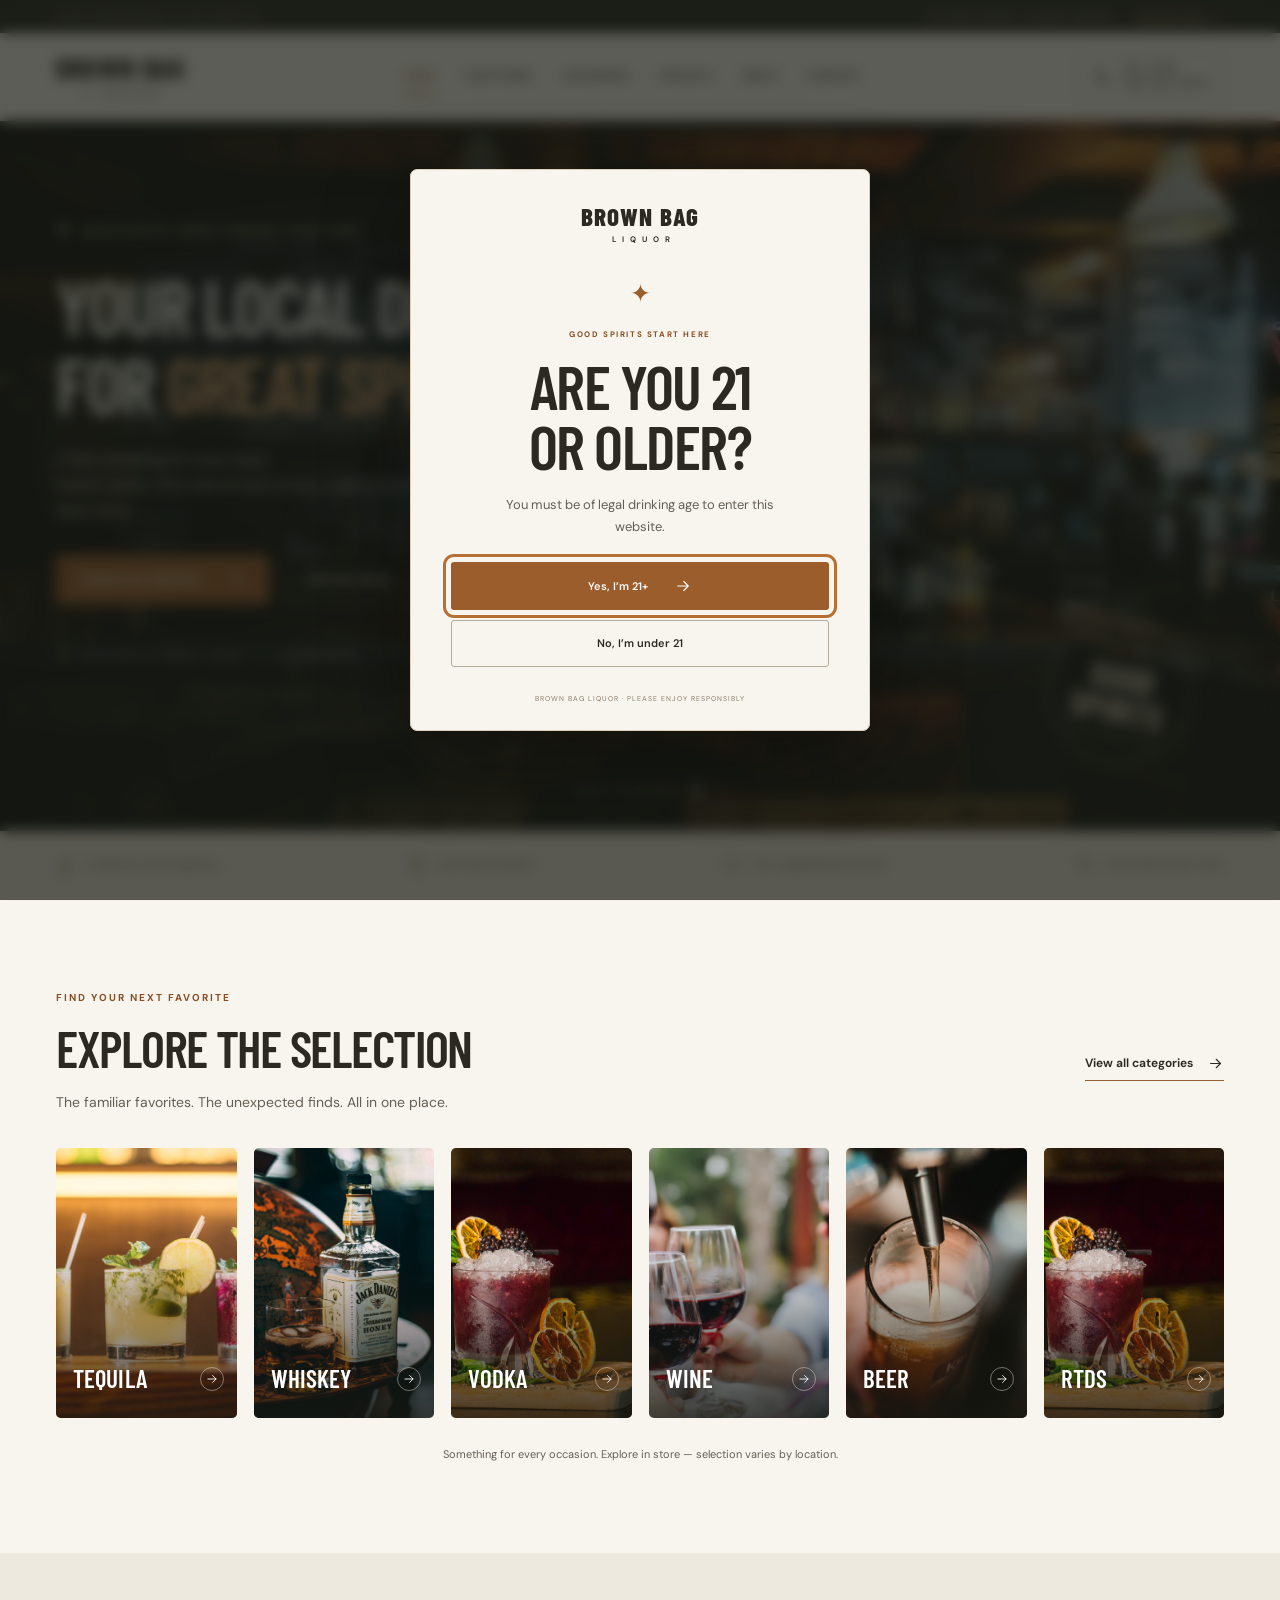
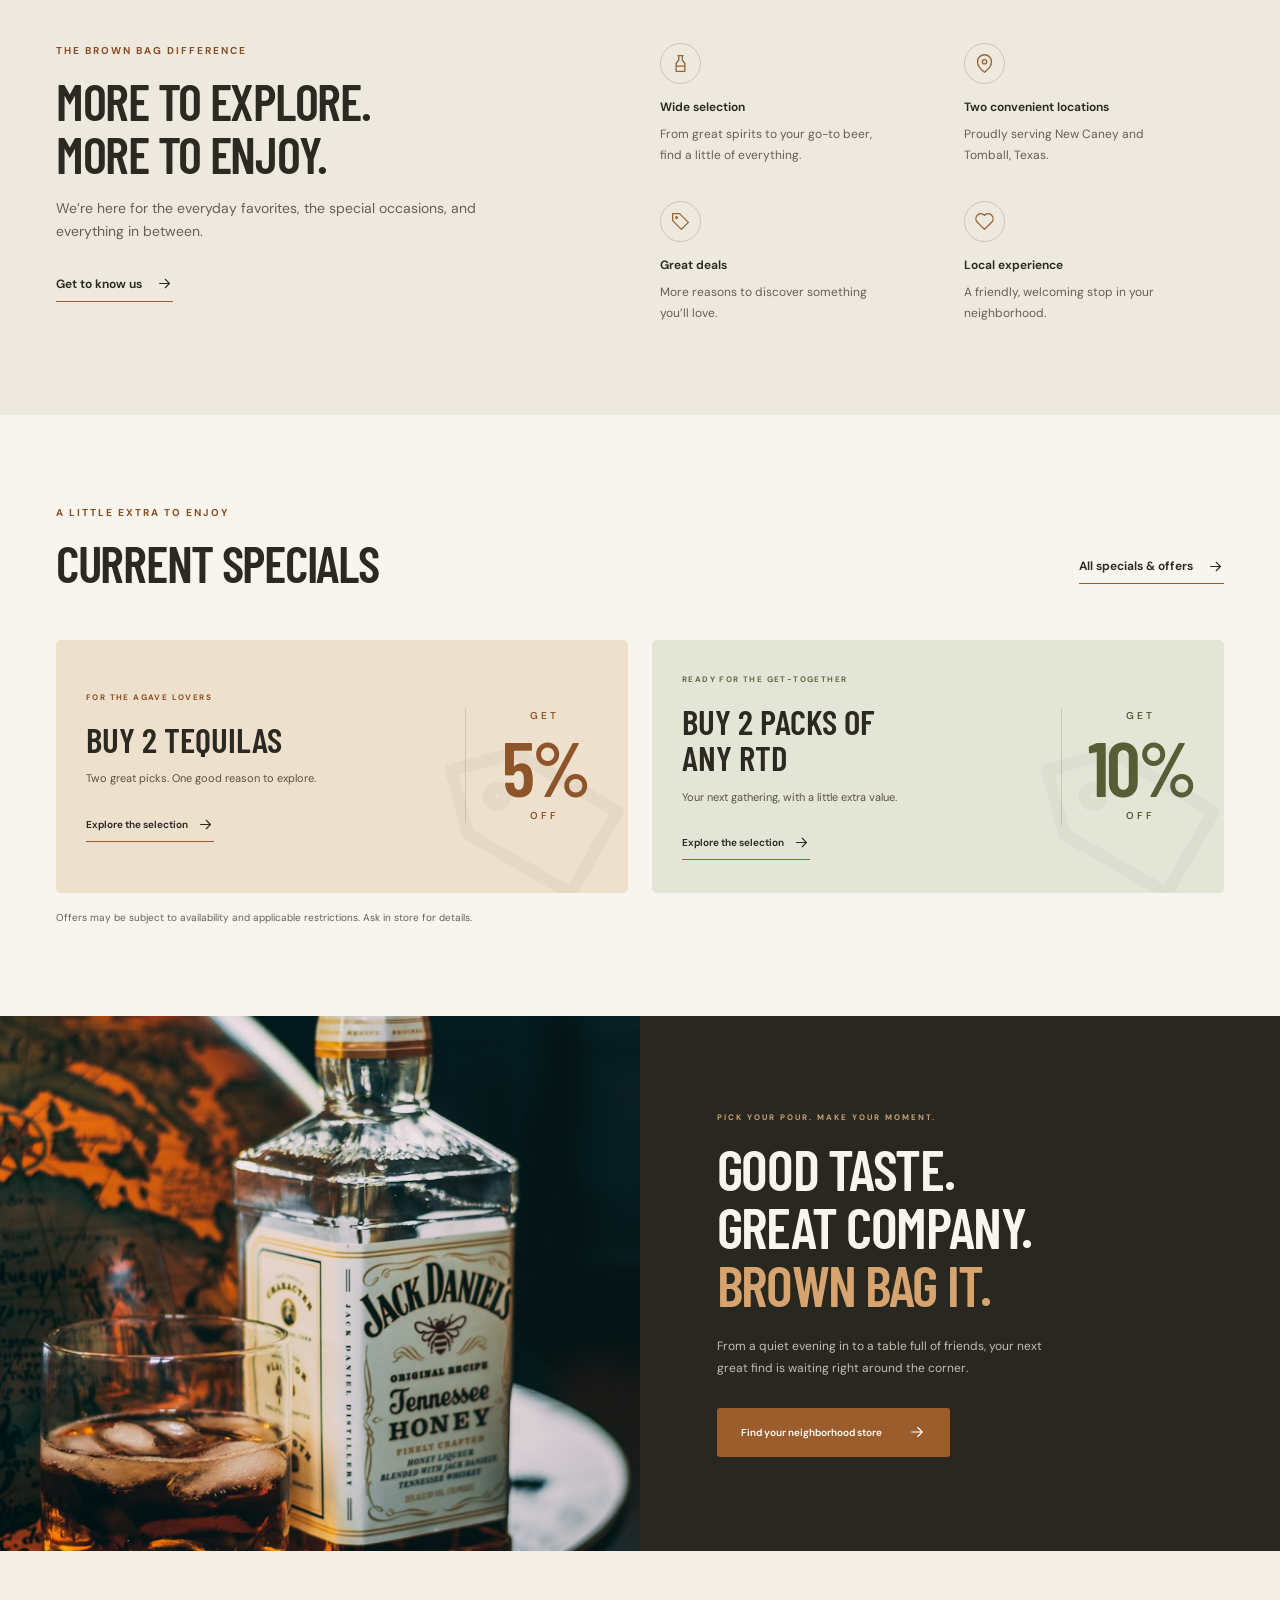
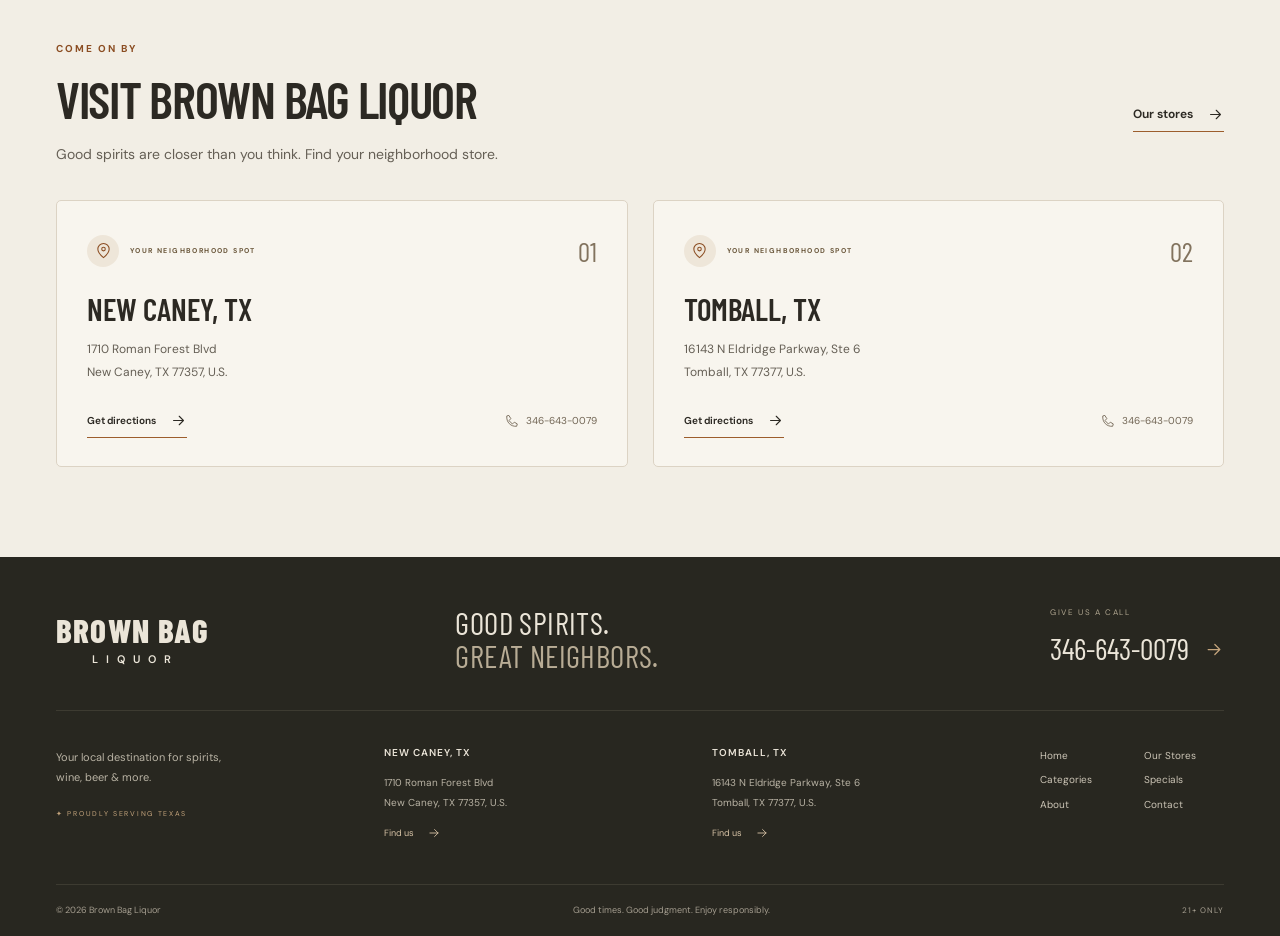
<file: index.html>
<!doctype html><html lang="en"><head><meta charset="utf-8"><meta name="viewport" content="width=device-width, initial-scale=1"><title>Brown Bag Liquor | Great Spirits in New Caney &amp; Tomball, TX</title><meta name="description" content="Your neighborhood liquor store in New Caney and Tomball, Texas. Explore tequila, whiskey, vodka, wine, beer, RTDs and current offers at Brown Bag Liquor."><meta name="theme-color" content="#29241f"><meta property="og:type" content="website"><meta property="og:site_name" content="Brown Bag Liquor"><meta property="og:title" content="Brown Bag Liquor | Great Spirits in New Caney &amp; Tomball, TX"><meta property="og:description" content="Your neighborhood liquor store in New Caney and Tomball, Texas. Explore tequila, whiskey, vodka, wine, beer, RTDs and current offers at Brown Bag Liquor."><link rel="icon" href="assets/favicon.svg" type="image/svg+xml"><link rel="stylesheet" href="assets/styles.css"><script src="assets/app.js" defer></script><script type="application/ld+json">{"@context": "https://schema.org", "@graph": [{"@type": "LiquorStore", "name": "Brown Bag Liquor \u2014 New Caney", "telephone": "346-643-0079", "address": {"@type": "PostalAddress", "streetAddress": "1710 Roman Forest Blvd", "addressLocality": "New Caney", "addressRegion": "TX", "postalCode": "77357", "addressCountry": "US"}}, {"@type": "LiquorStore", "name": "Brown Bag Liquor \u2014 Tomball", "telephone": "346-643-0079", "address": {"@type": "PostalAddress", "streetAddress": "16143 N Eldridge Parkway, Ste 6", "addressLocality": "Tomball", "addressRegion": "TX", "postalCode": "77377", "addressCountry": "US"}}]}</script></head><body><a class="skip-link" href="#main">Skip to content</a><div class="announcement"><span>YOUR NEIGHBORHOOD. YOUR FAVORITES.</span><span>Two Texas locations. One great selection. <a href="stores.html">Find your store <svg class="icon " viewBox="0 0 24 24" fill="none" stroke="currentColor" stroke-width="1.5" stroke-linecap="round" stroke-linejoin="round" aria-hidden="true"><path d="M5 12h14m-6-6 6 6-6 6"/></svg></a></span></div><header class="site-header"><div class="container nav-inner"><a class="brand" href="index.html" aria-label="Brown Bag Liquor home"><span class="brand-name">BROWN BAG<span>LIQUOR</span></span></a><button class="menu-toggle" aria-controls="main-navigation" aria-expanded="false" aria-label="Open navigation"><span></span><span></span></button><nav id="main-navigation" aria-label="Main navigation"><a href="index.html" aria-current="page">Home</a><a href="stores.html" >Our Stores</a><a href="categories.html" >Categories</a><a href="specials.html" >Specials</a><a href="about.html" >About</a><a href="contact.html" >Contact</a><a class="mobile-call" href="tel:+13466430079">Call 346-643-0079</a></nav><a class="nav-call" href="tel:+13466430079"><svg class="icon " viewBox="0 0 24 24" fill="none" stroke="currentColor" stroke-width="1.5" stroke-linecap="round" stroke-linejoin="round" aria-hidden="true"><path d="m7 3 3 5-3 3a15 15 0 0 0 6 6l3-3 5 3-1 4C10 22 2 14 3 4Z"/></svg><span>CALL NOW<small>346-643-0079</small></span></a></div></header><main id="main"><section class="hero">
      <img src="assets/images/hero.jpg" alt="Warmly lit shelves of spirits and an inviting bar interior" class="hero-image" width="900" height="1100" fetchpriority=high decoding="async"><div class="hero-scrim"></div>
      <div class="container hero-content"><p class="eyebrow light"><span class="tiny-star">✦</span> GOOD SPIRITS. GREAT COMPANY. RIGHT HERE.</p><h1>Your local destination<br>for <em>great spirits.</em></h1><p class="hero-description">A little something for every taste.<br>Explore spirits, wine, beer &amp; more at your neighborhood Texas liquor store.</p><div class="hero-buttons"><a class="button button-primary" href="categories.html" >Explore our selection<svg class="icon " viewBox="0 0 24 24" fill="none" stroke="currentColor" stroke-width="1.5" stroke-linecap="round" stroke-linejoin="round" aria-hidden="true"><path d="M5 12h14m-6-6 6 6-6 6"/></svg></a><a class="button button-outline" href="stores.html" >Visit our stores<svg class="icon " viewBox="0 0 24 24" fill="none" stroke="currentColor" stroke-width="1.5" stroke-linecap="round" stroke-linejoin="round" aria-hidden="true"><path d="M5 12h14m-6-6 6 6-6 6"/></svg></a></div><div class="hero-local"><svg class="icon " viewBox="0 0 24 24" fill="none" stroke="currentColor" stroke-width="1.5" stroke-linecap="round" stroke-linejoin="round" aria-hidden="true"><path d="M20 10c0 6-8 12-8 12S4 16 4 10a8 8 0 1 1 16 0Z"/><circle cx="12" cy="10" r="2.5"/></svg> NEW CANEY &amp; TOMBALL, TEXAS <span>Locally spirited.</span></div></div>
      <a class="hero-scroll" href="#selection" aria-label="Scroll to our selection"><span>SCROLL TO EXPLORE</span><span>↓</span></a>
      <div class="hero-stamp" aria-hidden="true"><span>YOUR LOCAL</span><strong>GOOD<br>SPIRITS</strong><span>TEXAS, THROUGH &amp; THROUGH</span></div>
    </section>
    <div class="brand-strip"><div class="container"><span><svg class="icon " viewBox="0 0 24 24" fill="none" stroke="currentColor" stroke-width="1.5" stroke-linecap="round" stroke-linejoin="round" aria-hidden="true"><path d="M10 3h4v5l3 4v9H7v-9l3-4ZM7 15h10M9 3h6"/></svg> A selection worth exploring</span><span><svg class="icon " viewBox="0 0 24 24" fill="none" stroke="currentColor" stroke-width="1.5" stroke-linecap="round" stroke-linejoin="round" aria-hidden="true"><path d="M20 10c0 6-8 12-8 12S4 16 4 10a8 8 0 1 1 16 0Z"/><circle cx="12" cy="10" r="2.5"/></svg> Two Texas locations</span><span><svg class="icon " viewBox="0 0 24 24" fill="none" stroke="currentColor" stroke-width="1.5" stroke-linecap="round" stroke-linejoin="round" aria-hidden="true"><path d="M12 21 3.6 12.6a5.7 5.7 0 0 1 8.4-7.7 5.7 5.7 0 0 1 8.4 7.7Z"/></svg> Your neighborhood favorite</span><span><svg class="icon " viewBox="0 0 24 24" fill="none" stroke="currentColor" stroke-width="1.5" stroke-linecap="round" stroke-linejoin="round" aria-hidden="true"><path d="M3 3h8l10 10-8 8L3 11Z"/><circle cx="7.5" cy="7.5" r="1"/></svg> Great finds. Great value.</span></div></div>
    <section class="section selection-section" id="selection"><div class="container"><div class="section-top"><div class="section-heading "><p class="eyebrow">FIND YOUR NEXT FAVORITE</p><h2>Explore the selection</h2><p class=section-description>The familiar favorites. The unexpected finds. All in one place.</p></div><a class="text-link" href="categories.html">View all categories <svg class="icon " viewBox="0 0 24 24" fill="none" stroke="currentColor" stroke-width="1.5" stroke-linecap="round" stroke-linejoin="round" aria-hidden="true"><path d="M5 12h14m-6-6 6 6-6 6"/></svg></a></div><div class="categories-grid"><article class="category-card " data-reveal>
          <a class="category-image" href="categories.html#tequila"  aria-label="Explore Tequila">
            <img src="assets/images/tequila.jpg" alt="Tequila selection inspiration" class="" width="900" height="1100" loading=lazy decoding="async">
            <span class="category-shade"></span><span class="category-overlay"><span>Tequila</span><span class="circle-arrow"><svg class="icon " viewBox="0 0 24 24" fill="none" stroke="currentColor" stroke-width="1.5" stroke-linecap="round" stroke-linejoin="round" aria-hidden="true"><path d="M5 12h14m-6-6 6 6-6 6"/></svg></span></span>
          </a>
        </article><article class="category-card " data-reveal>
          <a class="category-image" href="categories.html#whiskey"  aria-label="Explore Whiskey">
            <img src="assets/images/whiskey.jpg" alt="Whiskey selection inspiration" class="" width="900" height="1100" loading=lazy decoding="async">
            <span class="category-shade"></span><span class="category-overlay"><span>Whiskey</span><span class="circle-arrow"><svg class="icon " viewBox="0 0 24 24" fill="none" stroke="currentColor" stroke-width="1.5" stroke-linecap="round" stroke-linejoin="round" aria-hidden="true"><path d="M5 12h14m-6-6 6 6-6 6"/></svg></span></span>
          </a>
        </article><article class="category-card " data-reveal>
          <a class="category-image" href="categories.html#vodka"  aria-label="Explore Vodka">
            <img src="assets/images/vodka.jpg" alt="Vodka selection inspiration" class="" width="900" height="1100" loading=lazy decoding="async">
            <span class="category-shade"></span><span class="category-overlay"><span>Vodka</span><span class="circle-arrow"><svg class="icon " viewBox="0 0 24 24" fill="none" stroke="currentColor" stroke-width="1.5" stroke-linecap="round" stroke-linejoin="round" aria-hidden="true"><path d="M5 12h14m-6-6 6 6-6 6"/></svg></span></span>
          </a>
        </article><article class="category-card " data-reveal>
          <a class="category-image" href="categories.html#wine"  aria-label="Explore Wine">
            <img src="assets/images/wine.jpg" alt="Wine selection inspiration" class="" width="900" height="1100" loading=lazy decoding="async">
            <span class="category-shade"></span><span class="category-overlay"><span>Wine</span><span class="circle-arrow"><svg class="icon " viewBox="0 0 24 24" fill="none" stroke="currentColor" stroke-width="1.5" stroke-linecap="round" stroke-linejoin="round" aria-hidden="true"><path d="M5 12h14m-6-6 6 6-6 6"/></svg></span></span>
          </a>
        </article><article class="category-card " data-reveal>
          <a class="category-image" href="categories.html#beer"  aria-label="Explore Beer">
            <img src="assets/images/beer.jpg" alt="Beer selection inspiration" class="" width="900" height="1100" loading=lazy decoding="async">
            <span class="category-shade"></span><span class="category-overlay"><span>Beer</span><span class="circle-arrow"><svg class="icon " viewBox="0 0 24 24" fill="none" stroke="currentColor" stroke-width="1.5" stroke-linecap="round" stroke-linejoin="round" aria-hidden="true"><path d="M5 12h14m-6-6 6 6-6 6"/></svg></span></span>
          </a>
        </article><article class="category-card " data-reveal>
          <a class="category-image" href="categories.html#rtds"  aria-label="Explore RTDs">
            <img src="assets/images/rtds.jpg" alt="RTDs selection inspiration" class="" width="900" height="1100" loading=lazy decoding="async">
            <span class="category-shade"></span><span class="category-overlay"><span>RTDs</span><span class="circle-arrow"><svg class="icon " viewBox="0 0 24 24" fill="none" stroke="currentColor" stroke-width="1.5" stroke-linecap="round" stroke-linejoin="round" aria-hidden="true"><path d="M5 12h14m-6-6 6 6-6 6"/></svg></span></span>
          </a>
        </article></div><p class="selection-note">Something for every occasion. Explore in store — selection varies by location.</p></div></section>
    <section class="why-section section"><div class="container why-layout"><div><div class="section-heading "><p class="eyebrow">THE BROWN BAG DIFFERENCE</p><h2>More to explore.<br>More to enjoy.</h2><p class=section-description>We’re here for the everyday favorites, the special occasions, and everything in between.</p></div><a href="about.html" class="text-link">Get to know us <svg class="icon " viewBox="0 0 24 24" fill="none" stroke="currentColor" stroke-width="1.5" stroke-linecap="round" stroke-linejoin="round" aria-hidden="true"><path d="M5 12h14m-6-6 6 6-6 6"/></svg></a></div><div class="features-grid"><article class="feature" data-reveal><span class="feature-icon"><svg class="icon " viewBox="0 0 24 24" fill="none" stroke="currentColor" stroke-width="1.5" stroke-linecap="round" stroke-linejoin="round" aria-hidden="true"><path d="M10 3h4v5l3 4v9H7v-9l3-4ZM7 15h10M9 3h6"/></svg></span><h3>Wide selection</h3><p>From great spirits to your go-to beer, find a little of everything.</p></article><article class="feature" data-reveal><span class="feature-icon"><svg class="icon " viewBox="0 0 24 24" fill="none" stroke="currentColor" stroke-width="1.5" stroke-linecap="round" stroke-linejoin="round" aria-hidden="true"><path d="M20 10c0 6-8 12-8 12S4 16 4 10a8 8 0 1 1 16 0Z"/><circle cx="12" cy="10" r="2.5"/></svg></span><h3>Two convenient locations</h3><p>Proudly serving New Caney and Tomball, Texas.</p></article><article class="feature" data-reveal><span class="feature-icon"><svg class="icon " viewBox="0 0 24 24" fill="none" stroke="currentColor" stroke-width="1.5" stroke-linecap="round" stroke-linejoin="round" aria-hidden="true"><path d="M3 3h8l10 10-8 8L3 11Z"/><circle cx="7.5" cy="7.5" r="1"/></svg></span><h3>Great deals</h3><p>More reasons to discover something you’ll love.</p></article><article class="feature" data-reveal><span class="feature-icon"><svg class="icon " viewBox="0 0 24 24" fill="none" stroke="currentColor" stroke-width="1.5" stroke-linecap="round" stroke-linejoin="round" aria-hidden="true"><path d="M12 21 3.6 12.6a5.7 5.7 0 0 1 8.4-7.7 5.7 5.7 0 0 1 8.4 7.7Z"/></svg></span><h3>Local experience</h3><p>A friendly, welcoming stop in your neighborhood.</p></article></div></div></section>
    <section class="section"><div class="container"><div class="section-top"><div class="section-heading "><p class="eyebrow">A LITTLE EXTRA TO ENJOY</p><h2>Current specials</h2></div><a class="text-link" href="specials.html">All specials &amp; offers <svg class="icon " viewBox="0 0 24 24" fill="none" stroke="currentColor" stroke-width="1.5" stroke-linecap="round" stroke-linejoin="round" aria-hidden="true"><path d="M5 12h14m-6-6 6 6-6 6"/></svg></a></div><div class="offers-grid"><article class="offer-card amber" data-reveal>
      <div class="offer-content"><p class="eyebrow">FOR THE AGAVE LOVERS</p><h3>Buy 2 tequilas</h3><p>Two great picks. One good reason to explore.</p><a class="text-link" href="categories.html#tequila">Explore the selection <svg class="icon " viewBox="0 0 24 24" fill="none" stroke="currentColor" stroke-width="1.5" stroke-linecap="round" stroke-linejoin="round" aria-hidden="true"><path d="M5 12h14m-6-6 6 6-6 6"/></svg></a></div>
      <div class="offer-saving"><span>GET</span><strong>5%</strong><span>OFF</span></div>
      <span class="offer-watermark" aria-hidden="true"><svg class="icon " viewBox="0 0 24 24" fill="none" stroke="currentColor" stroke-width="1.5" stroke-linecap="round" stroke-linejoin="round" aria-hidden="true"><path d="M3 3h8l10 10-8 8L3 11Z"/><circle cx="7.5" cy="7.5" r="1"/></svg></span>
    </article><article class="offer-card olive" data-reveal>
      <div class="offer-content"><p class="eyebrow">READY FOR THE GET-TOGETHER</p><h3>Buy 2 packs of any RTD</h3><p>Your next gathering, with a little extra value.</p><a class="text-link" href="categories.html#rtds">Explore the selection <svg class="icon " viewBox="0 0 24 24" fill="none" stroke="currentColor" stroke-width="1.5" stroke-linecap="round" stroke-linejoin="round" aria-hidden="true"><path d="M5 12h14m-6-6 6 6-6 6"/></svg></a></div>
      <div class="offer-saving"><span>GET</span><strong>10%</strong><span>OFF</span></div>
      <span class="offer-watermark" aria-hidden="true"><svg class="icon " viewBox="0 0 24 24" fill="none" stroke="currentColor" stroke-width="1.5" stroke-linecap="round" stroke-linejoin="round" aria-hidden="true"><path d="M3 3h8l10 10-8 8L3 11Z"/><circle cx="7.5" cy="7.5" r="1"/></svg></span>
    </article></div><p class="offer-disclaimer">Offers may be subject to availability and applicable restrictions. Ask in store for details.</p></div></section>
    <section class="editorial-banner"><div class="editorial-image"><img src="assets/images/whiskey.jpg" alt="Amber whiskey in a glass, ready to savor" class="" width="900" height="1100" loading=lazy decoding="async"></div><div class="editorial-copy"><p class="eyebrow">PICK YOUR POUR. MAKE YOUR MOMENT.</p><h2>Good taste.<br>Great company.<br><em>Brown bag it.</em></h2><p>From a quiet evening in to a table full of friends, your next great find is waiting right around the corner.</p><a class="button button-primary" href="stores.html" >Find your neighborhood store<svg class="icon " viewBox="0 0 24 24" fill="none" stroke="currentColor" stroke-width="1.5" stroke-linecap="round" stroke-linejoin="round" aria-hidden="true"><path d="M5 12h14m-6-6 6 6-6 6"/></svg></a></div></section>
    <section class="section visit-section"><div class="container"><div class="section-top"><div class="section-heading "><p class="eyebrow">COME ON BY</p><h2>Visit Brown Bag Liquor</h2><p class=section-description>Good spirits are closer than you think. Find your neighborhood store.</p></div><a class="text-link" href="stores.html">Our stores <svg class="icon " viewBox="0 0 24 24" fill="none" stroke="currentColor" stroke-width="1.5" stroke-linecap="round" stroke-linejoin="round" aria-hidden="true"><path d="M5 12h14m-6-6 6 6-6 6"/></svg></a></div><div class="locations-grid"><article class="location-card" id="new-caney" data-reveal>
      <div class="location-card-top"><span class="location-icon"><svg class="icon " viewBox="0 0 24 24" fill="none" stroke="currentColor" stroke-width="1.5" stroke-linecap="round" stroke-linejoin="round" aria-hidden="true"><path d="M20 10c0 6-8 12-8 12S4 16 4 10a8 8 0 1 1 16 0Z"/><circle cx="12" cy="10" r="2.5"/></svg></span><span class="eyebrow">YOUR NEIGHBORHOOD SPOT</span><span class="location-number">01</span></div>
      <h3>New Caney, TX</h3><address>1710 Roman Forest Blvd<br>New Caney, TX 77357, U.S.</address>
      <div class="location-actions"><a class="text-link" href="https://www.google.com/maps/dir/?api=1&destination=1710%20Roman%20Forest%20Blvd%2C%20New%20Caney%2C%20TX%2077357%2C%20U.S." target="_blank" rel="noopener noreferrer">Get directions <svg class="icon " viewBox="0 0 24 24" fill="none" stroke="currentColor" stroke-width="1.5" stroke-linecap="round" stroke-linejoin="round" aria-hidden="true"><path d="M5 12h14m-6-6 6 6-6 6"/></svg></a><a class="location-call" href="tel:+13466430079" aria-label="Call Brown Bag Liquor at 346-643-0079"><svg class="icon " viewBox="0 0 24 24" fill="none" stroke="currentColor" stroke-width="1.5" stroke-linecap="round" stroke-linejoin="round" aria-hidden="true"><path d="m7 3 3 5-3 3a15 15 0 0 0 6 6l3-3 5 3-1 4C10 22 2 14 3 4Z"/></svg> 346-643-0079</a></div>
      
    </article><article class="location-card" id="tomball" data-reveal>
      <div class="location-card-top"><span class="location-icon"><svg class="icon " viewBox="0 0 24 24" fill="none" stroke="currentColor" stroke-width="1.5" stroke-linecap="round" stroke-linejoin="round" aria-hidden="true"><path d="M20 10c0 6-8 12-8 12S4 16 4 10a8 8 0 1 1 16 0Z"/><circle cx="12" cy="10" r="2.5"/></svg></span><span class="eyebrow">YOUR NEIGHBORHOOD SPOT</span><span class="location-number">02</span></div>
      <h3>Tomball, TX</h3><address>16143 N Eldridge Parkway, Ste 6<br>Tomball, TX 77377, U.S.</address>
      <div class="location-actions"><a class="text-link" href="https://www.google.com/maps/dir/?api=1&destination=16143%20N%20Eldridge%20Parkway%2C%20Ste%206%2C%20Tomball%2C%20TX%2077377%2C%20U.S." target="_blank" rel="noopener noreferrer">Get directions <svg class="icon " viewBox="0 0 24 24" fill="none" stroke="currentColor" stroke-width="1.5" stroke-linecap="round" stroke-linejoin="round" aria-hidden="true"><path d="M5 12h14m-6-6 6 6-6 6"/></svg></a><a class="location-call" href="tel:+13466430079" aria-label="Call Brown Bag Liquor at 346-643-0079"><svg class="icon " viewBox="0 0 24 24" fill="none" stroke="currentColor" stroke-width="1.5" stroke-linecap="round" stroke-linejoin="round" aria-hidden="true"><path d="m7 3 3 5-3 3a15 15 0 0 0 6 6l3-3 5 3-1 4C10 22 2 14 3 4Z"/></svg> 346-643-0079</a></div>
      
    </article></div></div></section></main><footer class="site-footer"><div class="container"><div class="footer-top"><a class="brand footer-brand" href="index.html" aria-label="Brown Bag Liquor home"><span class="brand-name">BROWN BAG<span>LIQUOR</span></span></a><p>Good spirits.<br><em>Great neighbors.</em></p><a class="footer-call" href="tel:+13466430079"><span>GIVE US A CALL</span>346-643-0079<svg class="icon " viewBox="0 0 24 24" fill="none" stroke="currentColor" stroke-width="1.5" stroke-linecap="round" stroke-linejoin="round" aria-hidden="true"><path d="M5 12h14m-6-6 6 6-6 6"/></svg></a></div><div class="footer-main"><div class="footer-about"><p>Your local destination for spirits, wine, beer &amp; more.</p><span class="footer-texas">✦ PROUDLY SERVING TEXAS</span></div><div><h3>New Caney, TX</h3><address>1710 Roman Forest Blvd<br>New Caney, TX 77357, U.S.</address><a href="stores.html#new-caney">Find us <svg class="icon " viewBox="0 0 24 24" fill="none" stroke="currentColor" stroke-width="1.5" stroke-linecap="round" stroke-linejoin="round" aria-hidden="true"><path d="M5 12h14m-6-6 6 6-6 6"/></svg></a></div><div><h3>Tomball, TX</h3><address>16143 N Eldridge Parkway, Ste 6<br>Tomball, TX 77377, U.S.</address><a href="stores.html#tomball">Find us <svg class="icon " viewBox="0 0 24 24" fill="none" stroke="currentColor" stroke-width="1.5" stroke-linecap="round" stroke-linejoin="round" aria-hidden="true"><path d="M5 12h14m-6-6 6 6-6 6"/></svg></a></div><nav aria-label="Footer navigation"><a href="index.html">Home</a><a href="stores.html">Our Stores</a><a href="categories.html">Categories</a><a href="specials.html">Specials</a><a href="about.html">About</a><a href="contact.html">Contact</a></nav></div><div class="footer-bottom"><span>© 2026 Brown Bag Liquor</span><span>Good times. Good judgment. Enjoy responsibly.</span><span>21+ ONLY</span></div></div></footer><dialog id="age-gate" class="age-gate" aria-labelledby="age-title" aria-describedby="age-description"><div class="age-brand"><span class="brand-name">BROWN BAG<span>LIQUOR</span></span></div><span class="age-star" aria-hidden="true">✦</span><p class="eyebrow">GOOD SPIRITS START HERE</p><h2 id="age-title">Are you 21<br>or older?</h2><p id="age-description">You must be of legal drinking age to enter this website.</p><div id="age-actions"><button class="button button-primary" id="age-yes">Yes, I’m 21+ <svg class="icon " viewBox="0 0 24 24" fill="none" stroke="currentColor" stroke-width="1.5" stroke-linecap="round" stroke-linejoin="round" aria-hidden="true"><path d="M5 12h14m-6-6 6 6-6 6"/></svg></button><button class="button button-outline" id="age-no">No, I’m under 21</button></div><div id="age-denied" hidden><p>This website is for visitors age 21 and older. Thanks for understanding.</p><button class="text-link" id="age-back">Return to age verification</button></div><p class="age-note">BROWN BAG LIQUOR · PLEASE ENJOY RESPONSIBLY</p></dialog></body></html>
</file>
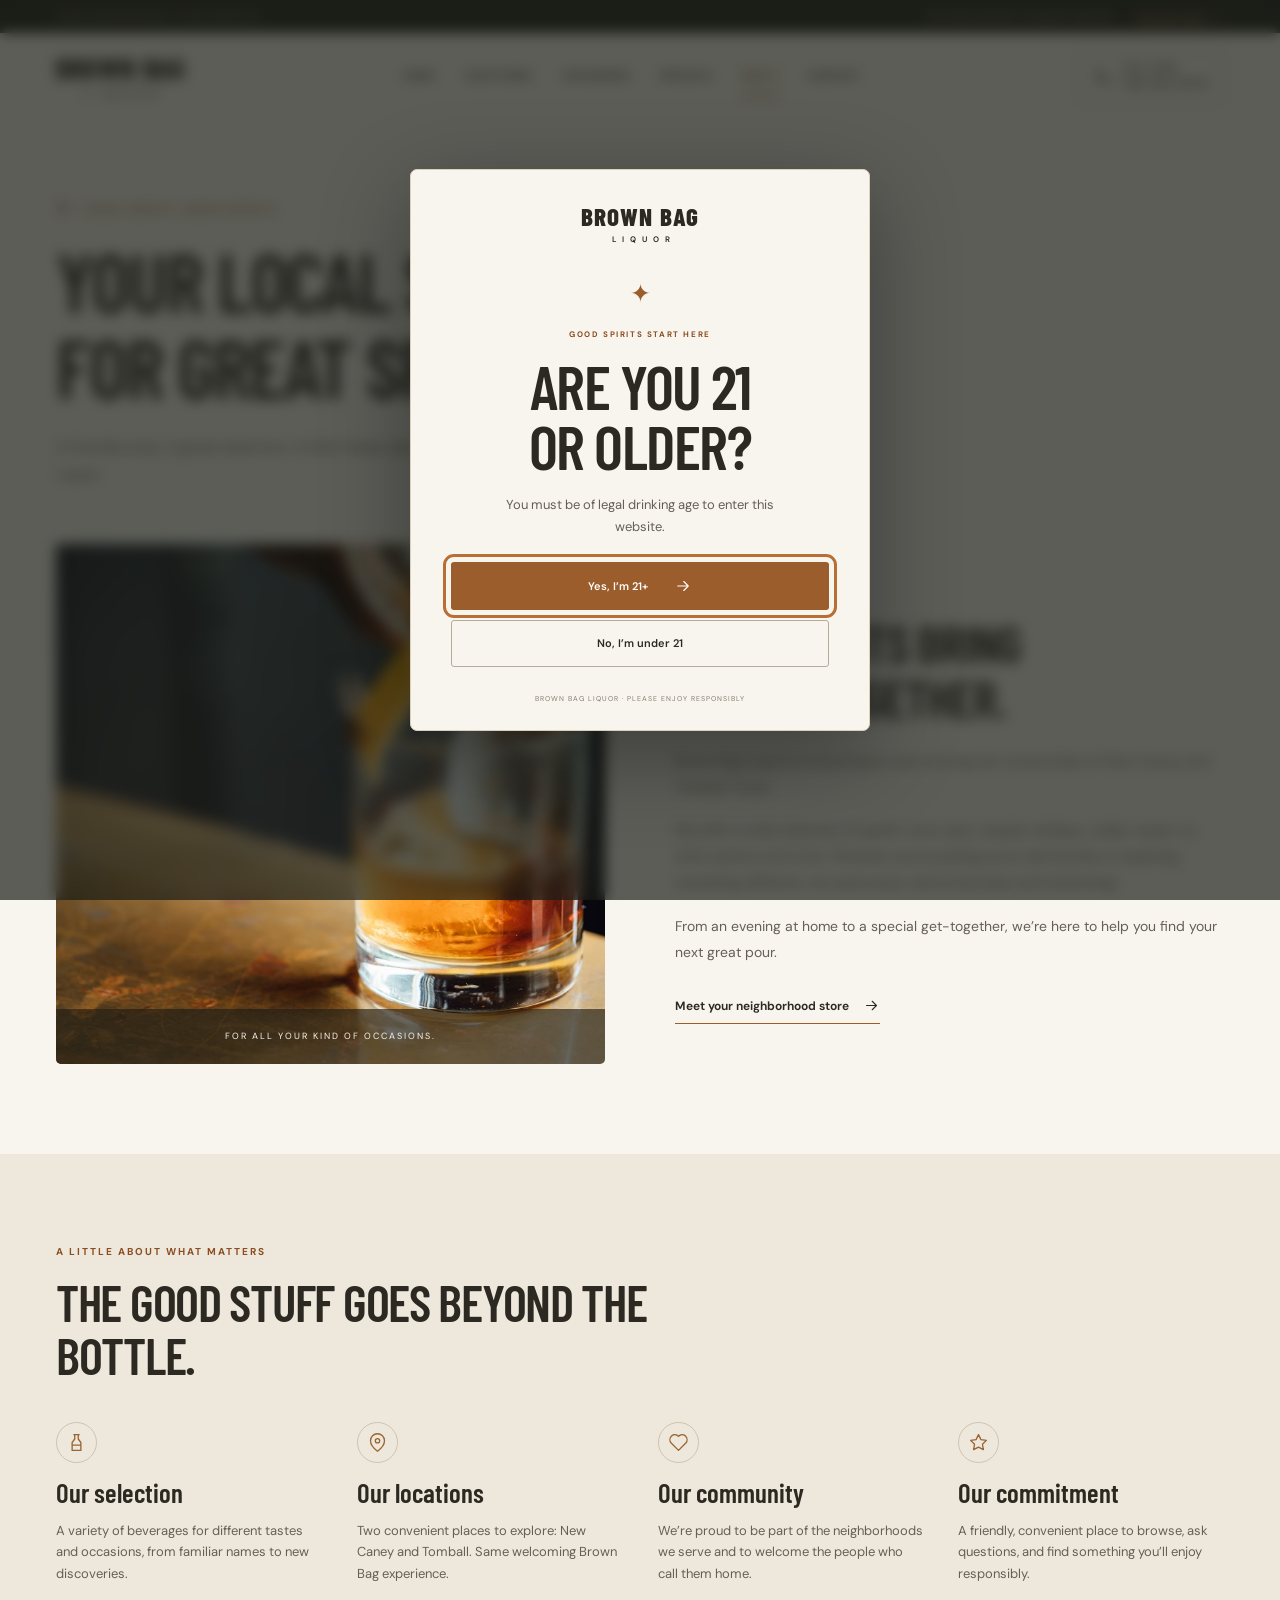
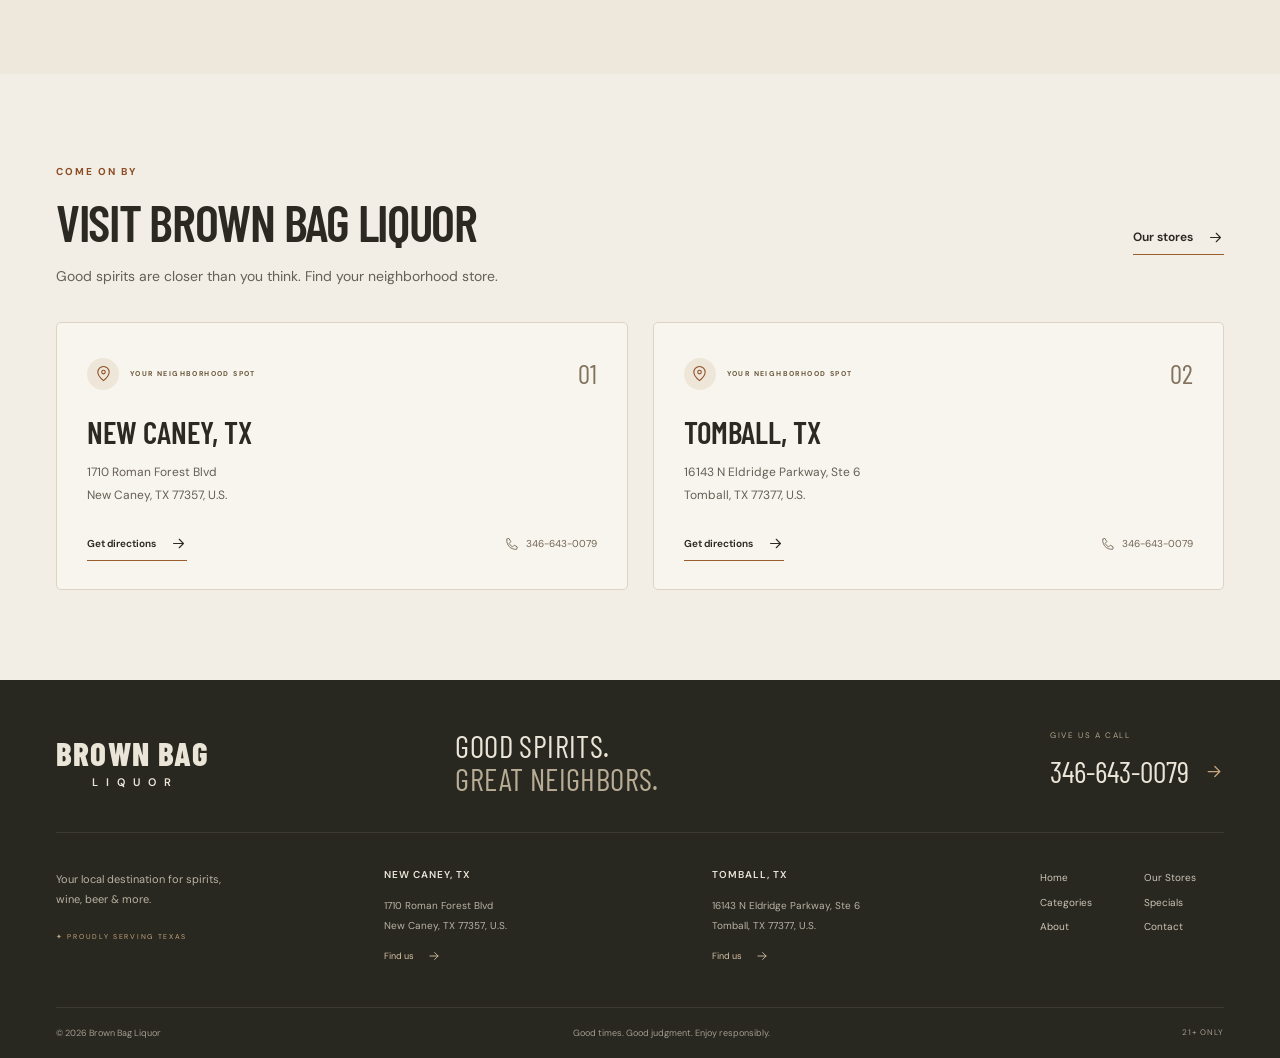
<file: about.html>
<!doctype html><html lang="en"><head><meta charset="utf-8"><meta name="viewport" content="width=device-width, initial-scale=1"><title>About Us | Your Local Brown Bag Liquor</title><meta name="description" content="Get to know Brown Bag Liquor, your friendly neighborhood liquor store serving New Caney and Tomball, Texas, with spirits, wine, beer and more."><meta name="theme-color" content="#29241f"><meta property="og:type" content="website"><meta property="og:site_name" content="Brown Bag Liquor"><meta property="og:title" content="About Us | Your Local Brown Bag Liquor"><meta property="og:description" content="Get to know Brown Bag Liquor, your friendly neighborhood liquor store serving New Caney and Tomball, Texas, with spirits, wine, beer and more."><link rel="icon" href="assets/favicon.svg" type="image/svg+xml"><link rel="stylesheet" href="assets/styles.css"><script src="assets/app.js" defer></script><script type="application/ld+json">{"@context": "https://schema.org", "@graph": [{"@type": "LiquorStore", "name": "Brown Bag Liquor \u2014 New Caney", "telephone": "346-643-0079", "address": {"@type": "PostalAddress", "streetAddress": "1710 Roman Forest Blvd", "addressLocality": "New Caney", "addressRegion": "TX", "postalCode": "77357", "addressCountry": "US"}}, {"@type": "LiquorStore", "name": "Brown Bag Liquor \u2014 Tomball", "telephone": "346-643-0079", "address": {"@type": "PostalAddress", "streetAddress": "16143 N Eldridge Parkway, Ste 6", "addressLocality": "Tomball", "addressRegion": "TX", "postalCode": "77377", "addressCountry": "US"}}]}</script></head><body><a class="skip-link" href="#main">Skip to content</a><div class="announcement"><span>YOUR NEIGHBORHOOD. YOUR FAVORITES.</span><span>Two Texas locations. One great selection. <a href="stores.html">Find your store <svg class="icon " viewBox="0 0 24 24" fill="none" stroke="currentColor" stroke-width="1.5" stroke-linecap="round" stroke-linejoin="round" aria-hidden="true"><path d="M5 12h14m-6-6 6 6-6 6"/></svg></a></span></div><header class="site-header"><div class="container nav-inner"><a class="brand" href="index.html" aria-label="Brown Bag Liquor home"><span class="brand-name">BROWN BAG<span>LIQUOR</span></span></a><button class="menu-toggle" aria-controls="main-navigation" aria-expanded="false" aria-label="Open navigation"><span></span><span></span></button><nav id="main-navigation" aria-label="Main navigation"><a href="index.html" >Home</a><a href="stores.html" >Our Stores</a><a href="categories.html" >Categories</a><a href="specials.html" >Specials</a><a href="about.html" aria-current="page">About</a><a href="contact.html" >Contact</a><a class="mobile-call" href="tel:+13466430079">Call 346-643-0079</a></nav><a class="nav-call" href="tel:+13466430079"><svg class="icon " viewBox="0 0 24 24" fill="none" stroke="currentColor" stroke-width="1.5" stroke-linecap="round" stroke-linejoin="round" aria-hidden="true"><path d="m7 3 3 5-3 3a15 15 0 0 0 6 6l3-3 5 3-1 4C10 22 2 14 3 4Z"/></svg><span>CALL NOW<small>346-643-0079</small></span></a></div></header><main id="main"><section class="page-intro container"><p class="eyebrow"><span class="tiny-star">✦</span> LOCAL ROOTS. GOOD SPIRITS.</p><h1>Your local spot<br>for great spirits.</h1><p>A friendly stop. A great selection. A little Texas warmth. Welcome to Brown Bag Liquor.</p></section><section class="container about-story"><div class="about-image"><img src="assets/images/spirits.jpg" alt="Carefully prepared cocktails and spirits" class="" width="900" height="1100" fetchpriority=high decoding="async"><span class="image-caption">FOR ALL YOUR KIND OF OCCASIONS.</span></div><div class="about-copy"><p class="eyebrow">HELLO, NEIGHBOR.</p><h2>Good spirits bring<br>people together.</h2><p>Brown Bag Liquor is a local liquor store serving the communities of New Caney and Tomball, Texas.</p><p>We offer a wide selection of spirits, wine, beer, tequila, whiskey, vodka, ready-to-drink options and more. Whether you’re picking up an old favorite or exploring something different, we want every visit to feel easy and welcoming.</p><p>From an evening at home to a special get-together, we’re here to help you find your next great pour.</p><a class="text-link" href="stores.html">Meet your neighborhood store <svg class="icon " viewBox="0 0 24 24" fill="none" stroke="currentColor" stroke-width="1.5" stroke-linecap="round" stroke-linejoin="round" aria-hidden="true"><path d="M5 12h14m-6-6 6 6-6 6"/></svg></a></div></section><section class="section values-section"><div class="container"><div class="section-heading "><p class="eyebrow">A LITTLE ABOUT WHAT MATTERS</p><h2>The good stuff goes beyond the bottle.</h2></div><div class="values-grid"><article data-reveal><span class="feature-icon"><svg class="icon " viewBox="0 0 24 24" fill="none" stroke="currentColor" stroke-width="1.5" stroke-linecap="round" stroke-linejoin="round" aria-hidden="true"><path d="M10 3h4v5l3 4v9H7v-9l3-4ZM7 15h10M9 3h6"/></svg></span><h3>Our selection</h3><p>A variety of beverages for different tastes and occasions, from familiar names to new discoveries.</p></article><article data-reveal><span class="feature-icon"><svg class="icon " viewBox="0 0 24 24" fill="none" stroke="currentColor" stroke-width="1.5" stroke-linecap="round" stroke-linejoin="round" aria-hidden="true"><path d="M20 10c0 6-8 12-8 12S4 16 4 10a8 8 0 1 1 16 0Z"/><circle cx="12" cy="10" r="2.5"/></svg></span><h3>Our locations</h3><p>Two convenient places to explore: New Caney and Tomball. Same welcoming Brown Bag experience.</p></article><article data-reveal><span class="feature-icon"><svg class="icon " viewBox="0 0 24 24" fill="none" stroke="currentColor" stroke-width="1.5" stroke-linecap="round" stroke-linejoin="round" aria-hidden="true"><path d="M12 21 3.6 12.6a5.7 5.7 0 0 1 8.4-7.7 5.7 5.7 0 0 1 8.4 7.7Z"/></svg></span><h3>Our community</h3><p>We’re proud to be part of the neighborhoods we serve and to welcome the people who call them home.</p></article><article data-reveal><span class="feature-icon"><svg class="icon " viewBox="0 0 24 24" fill="none" stroke="currentColor" stroke-width="1.5" stroke-linecap="round" stroke-linejoin="round" aria-hidden="true"><path d="m12 3 2.8 5.7 6.2.9-4.5 4.4 1.1 6.2-5.6-3-5.6 3 1.1-6.2L3 9.6l6.2-.9Z"/></svg></span><h3>Our commitment</h3><p>A friendly, convenient place to browse, ask questions, and find something you’ll enjoy responsibly.</p></article></div></div></section><section class="section visit-section"><div class="container"><div class="section-top"><div class="section-heading "><p class="eyebrow">COME ON BY</p><h2>Visit Brown Bag Liquor</h2><p class=section-description>Good spirits are closer than you think. Find your neighborhood store.</p></div><a class="text-link" href="stores.html">Our stores <svg class="icon " viewBox="0 0 24 24" fill="none" stroke="currentColor" stroke-width="1.5" stroke-linecap="round" stroke-linejoin="round" aria-hidden="true"><path d="M5 12h14m-6-6 6 6-6 6"/></svg></a></div><div class="locations-grid"><article class="location-card" id="new-caney" data-reveal>
      <div class="location-card-top"><span class="location-icon"><svg class="icon " viewBox="0 0 24 24" fill="none" stroke="currentColor" stroke-width="1.5" stroke-linecap="round" stroke-linejoin="round" aria-hidden="true"><path d="M20 10c0 6-8 12-8 12S4 16 4 10a8 8 0 1 1 16 0Z"/><circle cx="12" cy="10" r="2.5"/></svg></span><span class="eyebrow">YOUR NEIGHBORHOOD SPOT</span><span class="location-number">01</span></div>
      <h3>New Caney, TX</h3><address>1710 Roman Forest Blvd<br>New Caney, TX 77357, U.S.</address>
      <div class="location-actions"><a class="text-link" href="https://www.google.com/maps/dir/?api=1&destination=1710%20Roman%20Forest%20Blvd%2C%20New%20Caney%2C%20TX%2077357%2C%20U.S." target="_blank" rel="noopener noreferrer">Get directions <svg class="icon " viewBox="0 0 24 24" fill="none" stroke="currentColor" stroke-width="1.5" stroke-linecap="round" stroke-linejoin="round" aria-hidden="true"><path d="M5 12h14m-6-6 6 6-6 6"/></svg></a><a class="location-call" href="tel:+13466430079" aria-label="Call Brown Bag Liquor at 346-643-0079"><svg class="icon " viewBox="0 0 24 24" fill="none" stroke="currentColor" stroke-width="1.5" stroke-linecap="round" stroke-linejoin="round" aria-hidden="true"><path d="m7 3 3 5-3 3a15 15 0 0 0 6 6l3-3 5 3-1 4C10 22 2 14 3 4Z"/></svg> 346-643-0079</a></div>
      
    </article><article class="location-card" id="tomball" data-reveal>
      <div class="location-card-top"><span class="location-icon"><svg class="icon " viewBox="0 0 24 24" fill="none" stroke="currentColor" stroke-width="1.5" stroke-linecap="round" stroke-linejoin="round" aria-hidden="true"><path d="M20 10c0 6-8 12-8 12S4 16 4 10a8 8 0 1 1 16 0Z"/><circle cx="12" cy="10" r="2.5"/></svg></span><span class="eyebrow">YOUR NEIGHBORHOOD SPOT</span><span class="location-number">02</span></div>
      <h3>Tomball, TX</h3><address>16143 N Eldridge Parkway, Ste 6<br>Tomball, TX 77377, U.S.</address>
      <div class="location-actions"><a class="text-link" href="https://www.google.com/maps/dir/?api=1&destination=16143%20N%20Eldridge%20Parkway%2C%20Ste%206%2C%20Tomball%2C%20TX%2077377%2C%20U.S." target="_blank" rel="noopener noreferrer">Get directions <svg class="icon " viewBox="0 0 24 24" fill="none" stroke="currentColor" stroke-width="1.5" stroke-linecap="round" stroke-linejoin="round" aria-hidden="true"><path d="M5 12h14m-6-6 6 6-6 6"/></svg></a><a class="location-call" href="tel:+13466430079" aria-label="Call Brown Bag Liquor at 346-643-0079"><svg class="icon " viewBox="0 0 24 24" fill="none" stroke="currentColor" stroke-width="1.5" stroke-linecap="round" stroke-linejoin="round" aria-hidden="true"><path d="m7 3 3 5-3 3a15 15 0 0 0 6 6l3-3 5 3-1 4C10 22 2 14 3 4Z"/></svg> 346-643-0079</a></div>
      
    </article></div></div></section></main><footer class="site-footer"><div class="container"><div class="footer-top"><a class="brand footer-brand" href="index.html" aria-label="Brown Bag Liquor home"><span class="brand-name">BROWN BAG<span>LIQUOR</span></span></a><p>Good spirits.<br><em>Great neighbors.</em></p><a class="footer-call" href="tel:+13466430079"><span>GIVE US A CALL</span>346-643-0079<svg class="icon " viewBox="0 0 24 24" fill="none" stroke="currentColor" stroke-width="1.5" stroke-linecap="round" stroke-linejoin="round" aria-hidden="true"><path d="M5 12h14m-6-6 6 6-6 6"/></svg></a></div><div class="footer-main"><div class="footer-about"><p>Your local destination for spirits, wine, beer &amp; more.</p><span class="footer-texas">✦ PROUDLY SERVING TEXAS</span></div><div><h3>New Caney, TX</h3><address>1710 Roman Forest Blvd<br>New Caney, TX 77357, U.S.</address><a href="stores.html#new-caney">Find us <svg class="icon " viewBox="0 0 24 24" fill="none" stroke="currentColor" stroke-width="1.5" stroke-linecap="round" stroke-linejoin="round" aria-hidden="true"><path d="M5 12h14m-6-6 6 6-6 6"/></svg></a></div><div><h3>Tomball, TX</h3><address>16143 N Eldridge Parkway, Ste 6<br>Tomball, TX 77377, U.S.</address><a href="stores.html#tomball">Find us <svg class="icon " viewBox="0 0 24 24" fill="none" stroke="currentColor" stroke-width="1.5" stroke-linecap="round" stroke-linejoin="round" aria-hidden="true"><path d="M5 12h14m-6-6 6 6-6 6"/></svg></a></div><nav aria-label="Footer navigation"><a href="index.html">Home</a><a href="stores.html">Our Stores</a><a href="categories.html">Categories</a><a href="specials.html">Specials</a><a href="about.html">About</a><a href="contact.html">Contact</a></nav></div><div class="footer-bottom"><span>© 2026 Brown Bag Liquor</span><span>Good times. Good judgment. Enjoy responsibly.</span><span>21+ ONLY</span></div></div></footer><dialog id="age-gate" class="age-gate" aria-labelledby="age-title" aria-describedby="age-description"><div class="age-brand"><span class="brand-name">BROWN BAG<span>LIQUOR</span></span></div><span class="age-star" aria-hidden="true">✦</span><p class="eyebrow">GOOD SPIRITS START HERE</p><h2 id="age-title">Are you 21<br>or older?</h2><p id="age-description">You must be of legal drinking age to enter this website.</p><div id="age-actions"><button class="button button-primary" id="age-yes">Yes, I’m 21+ <svg class="icon " viewBox="0 0 24 24" fill="none" stroke="currentColor" stroke-width="1.5" stroke-linecap="round" stroke-linejoin="round" aria-hidden="true"><path d="M5 12h14m-6-6 6 6-6 6"/></svg></button><button class="button button-outline" id="age-no">No, I’m under 21</button></div><div id="age-denied" hidden><p>This website is for visitors age 21 and older. Thanks for understanding.</p><button class="text-link" id="age-back">Return to age verification</button></div><p class="age-note">BROWN BAG LIQUOR · PLEASE ENJOY RESPONSIBLY</p></dialog></body></html>
</file>
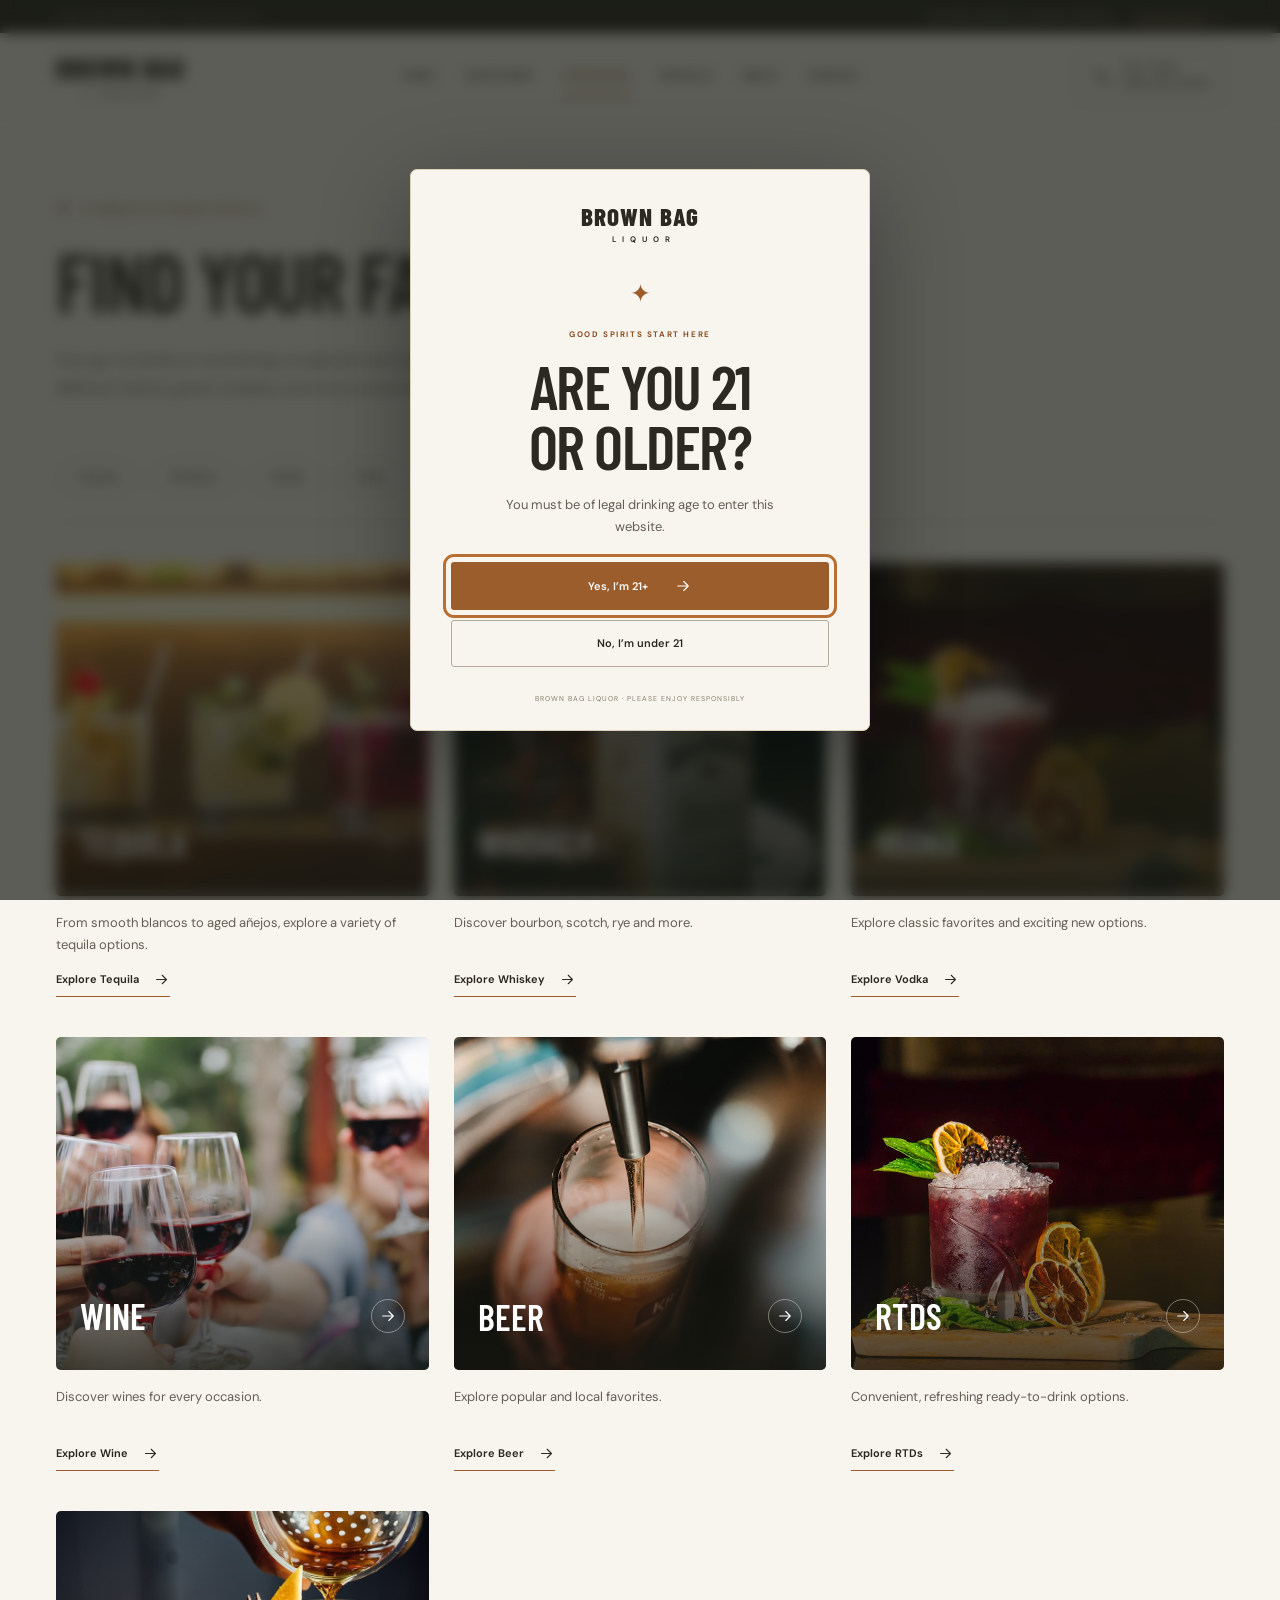
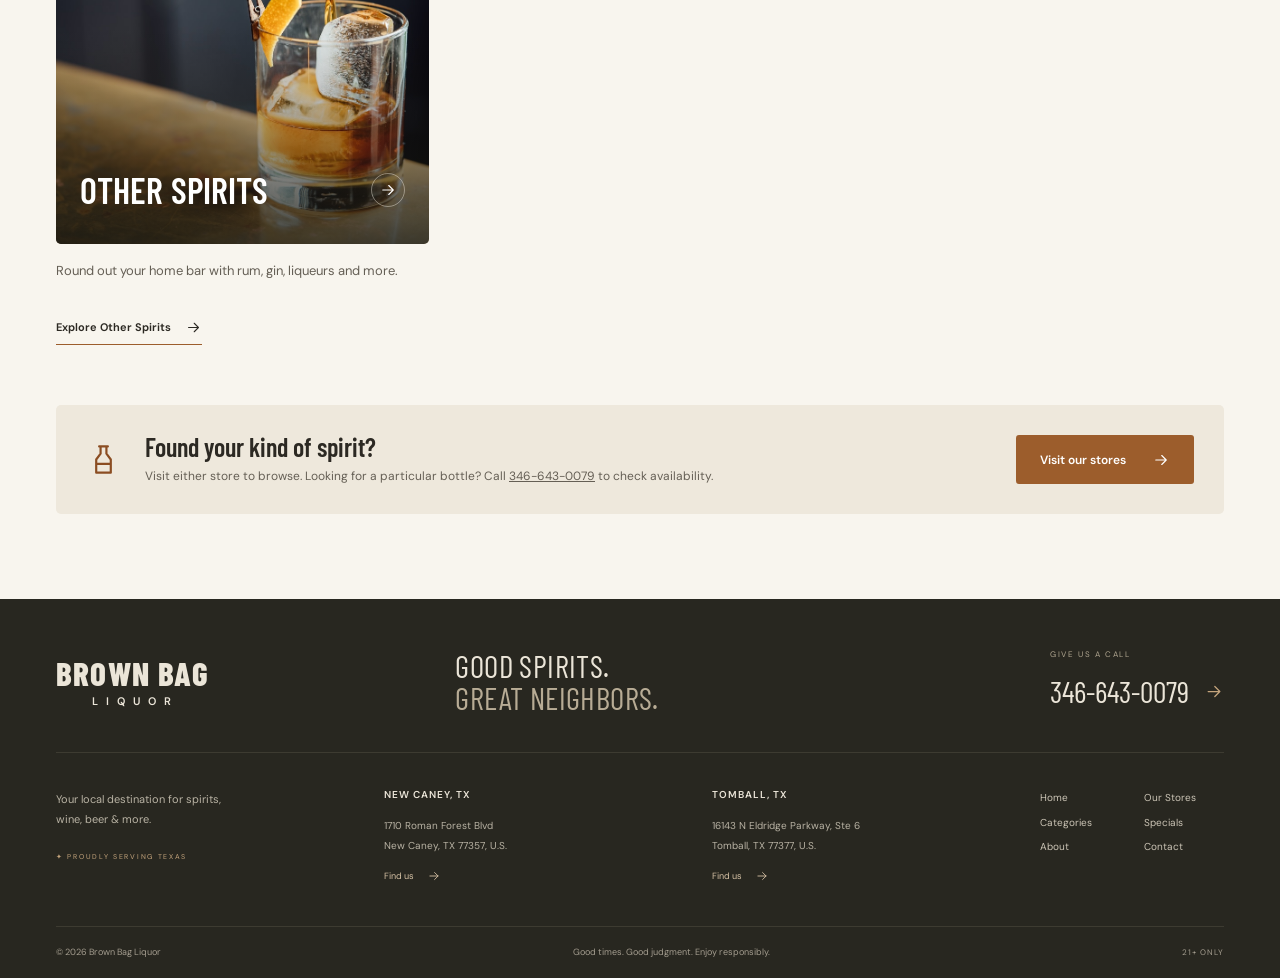
<file: categories.html>
<!doctype html><html lang="en"><head><meta charset="utf-8"><meta name="viewport" content="width=device-width, initial-scale=1"><title>Spirits, Wine, Beer &amp; More | Brown Bag Liquor</title><meta name="description" content="Find your favorite tequila, whiskey, vodka, wine, beer, ready-to-drink cocktails and other spirits at Brown Bag Liquor in New Caney and Tomball, TX."><meta name="theme-color" content="#29241f"><meta property="og:type" content="website"><meta property="og:site_name" content="Brown Bag Liquor"><meta property="og:title" content="Spirits, Wine, Beer &amp; More | Brown Bag Liquor"><meta property="og:description" content="Find your favorite tequila, whiskey, vodka, wine, beer, ready-to-drink cocktails and other spirits at Brown Bag Liquor in New Caney and Tomball, TX."><link rel="icon" href="assets/favicon.svg" type="image/svg+xml"><link rel="stylesheet" href="assets/styles.css"><script src="assets/app.js" defer></script><script type="application/ld+json">{"@context": "https://schema.org", "@graph": [{"@type": "LiquorStore", "name": "Brown Bag Liquor \u2014 New Caney", "telephone": "346-643-0079", "address": {"@type": "PostalAddress", "streetAddress": "1710 Roman Forest Blvd", "addressLocality": "New Caney", "addressRegion": "TX", "postalCode": "77357", "addressCountry": "US"}}, {"@type": "LiquorStore", "name": "Brown Bag Liquor \u2014 Tomball", "telephone": "346-643-0079", "address": {"@type": "PostalAddress", "streetAddress": "16143 N Eldridge Parkway, Ste 6", "addressLocality": "Tomball", "addressRegion": "TX", "postalCode": "77377", "addressCountry": "US"}}]}</script></head><body><a class="skip-link" href="#main">Skip to content</a><div class="announcement"><span>YOUR NEIGHBORHOOD. YOUR FAVORITES.</span><span>Two Texas locations. One great selection. <a href="stores.html">Find your store <svg class="icon " viewBox="0 0 24 24" fill="none" stroke="currentColor" stroke-width="1.5" stroke-linecap="round" stroke-linejoin="round" aria-hidden="true"><path d="M5 12h14m-6-6 6 6-6 6"/></svg></a></span></div><header class="site-header"><div class="container nav-inner"><a class="brand" href="index.html" aria-label="Brown Bag Liquor home"><span class="brand-name">BROWN BAG<span>LIQUOR</span></span></a><button class="menu-toggle" aria-controls="main-navigation" aria-expanded="false" aria-label="Open navigation"><span></span><span></span></button><nav id="main-navigation" aria-label="Main navigation"><a href="index.html" >Home</a><a href="stores.html" >Our Stores</a><a href="categories.html" aria-current="page">Categories</a><a href="specials.html" >Specials</a><a href="about.html" >About</a><a href="contact.html" >Contact</a><a class="mobile-call" href="tel:+13466430079">Call 346-643-0079</a></nav><a class="nav-call" href="tel:+13466430079"><svg class="icon " viewBox="0 0 24 24" fill="none" stroke="currentColor" stroke-width="1.5" stroke-linecap="round" stroke-linejoin="round" aria-hidden="true"><path d="m7 3 3 5-3 3a15 15 0 0 0 6 6l3-3 5 3-1 4C10 22 2 14 3 4Z"/></svg><span>CALL NOW<small>346-643-0079</small></span></a></div></header><main id="main"><section class="page-intro container"><p class="eyebrow"><span class="tiny-star">✦</span> A WORLD OF GOOD SPIRITS</p><h1>Find your favorite.</h1><p>Your go-to bottle or something completely new. Explore a selection made for different tastes, great company, and every kind of occasion.</p></section><section class="container category-browse"><div class="category-filter" aria-label="Jump to a category"><a href="#tequila" data-category="tequila">Tequila</a><a href="#whiskey" data-category="whiskey">Whiskey</a><a href="#vodka" data-category="vodka">Vodka</a><a href="#wine" data-category="wine">Wine</a><a href="#beer" data-category="beer">Beer</a><a href="#rtds" data-category="rtds">RTDs</a><a href="#other-spirits" data-category="other-spirits">Other Spirits</a></div><div class="categories-grid full-grid"><article class="category-card category-full" data-reveal>
          <a class="category-image" href="categories.html#tequila" data-category=tequila aria-label="Explore Tequila">
            <img src="assets/images/tequila.jpg" alt="Tequila selection inspiration" class="" width="900" height="1100" loading=lazy decoding="async">
            <span class="category-shade"></span><span class="category-overlay"><span>Tequila</span><span class="circle-arrow"><svg class="icon " viewBox="0 0 24 24" fill="none" stroke="currentColor" stroke-width="1.5" stroke-linecap="round" stroke-linejoin="round" aria-hidden="true"><path d="M5 12h14m-6-6 6 6-6 6"/></svg></span></span>
          </a><p>From smooth blancos to aged añejos, explore a variety of tequila options.</p><button class="text-link" data-category="tequila">Explore Tequila <svg class="icon " viewBox="0 0 24 24" fill="none" stroke="currentColor" stroke-width="1.5" stroke-linecap="round" stroke-linejoin="round" aria-hidden="true"><path d="M5 12h14m-6-6 6 6-6 6"/></svg></button>
        </article><article class="category-card category-full" data-reveal>
          <a class="category-image" href="categories.html#whiskey" data-category=whiskey aria-label="Explore Whiskey">
            <img src="assets/images/whiskey.jpg" alt="Whiskey selection inspiration" class="" width="900" height="1100" loading=lazy decoding="async">
            <span class="category-shade"></span><span class="category-overlay"><span>Whiskey</span><span class="circle-arrow"><svg class="icon " viewBox="0 0 24 24" fill="none" stroke="currentColor" stroke-width="1.5" stroke-linecap="round" stroke-linejoin="round" aria-hidden="true"><path d="M5 12h14m-6-6 6 6-6 6"/></svg></span></span>
          </a><p>Discover bourbon, scotch, rye and more.</p><button class="text-link" data-category="whiskey">Explore Whiskey <svg class="icon " viewBox="0 0 24 24" fill="none" stroke="currentColor" stroke-width="1.5" stroke-linecap="round" stroke-linejoin="round" aria-hidden="true"><path d="M5 12h14m-6-6 6 6-6 6"/></svg></button>
        </article><article class="category-card category-full" data-reveal>
          <a class="category-image" href="categories.html#vodka" data-category=vodka aria-label="Explore Vodka">
            <img src="assets/images/vodka.jpg" alt="Vodka selection inspiration" class="" width="900" height="1100" loading=lazy decoding="async">
            <span class="category-shade"></span><span class="category-overlay"><span>Vodka</span><span class="circle-arrow"><svg class="icon " viewBox="0 0 24 24" fill="none" stroke="currentColor" stroke-width="1.5" stroke-linecap="round" stroke-linejoin="round" aria-hidden="true"><path d="M5 12h14m-6-6 6 6-6 6"/></svg></span></span>
          </a><p>Explore classic favorites and exciting new options.</p><button class="text-link" data-category="vodka">Explore Vodka <svg class="icon " viewBox="0 0 24 24" fill="none" stroke="currentColor" stroke-width="1.5" stroke-linecap="round" stroke-linejoin="round" aria-hidden="true"><path d="M5 12h14m-6-6 6 6-6 6"/></svg></button>
        </article><article class="category-card category-full" data-reveal>
          <a class="category-image" href="categories.html#wine" data-category=wine aria-label="Explore Wine">
            <img src="assets/images/wine.jpg" alt="Wine selection inspiration" class="" width="900" height="1100" loading=lazy decoding="async">
            <span class="category-shade"></span><span class="category-overlay"><span>Wine</span><span class="circle-arrow"><svg class="icon " viewBox="0 0 24 24" fill="none" stroke="currentColor" stroke-width="1.5" stroke-linecap="round" stroke-linejoin="round" aria-hidden="true"><path d="M5 12h14m-6-6 6 6-6 6"/></svg></span></span>
          </a><p>Discover wines for every occasion.</p><button class="text-link" data-category="wine">Explore Wine <svg class="icon " viewBox="0 0 24 24" fill="none" stroke="currentColor" stroke-width="1.5" stroke-linecap="round" stroke-linejoin="round" aria-hidden="true"><path d="M5 12h14m-6-6 6 6-6 6"/></svg></button>
        </article><article class="category-card category-full" data-reveal>
          <a class="category-image" href="categories.html#beer" data-category=beer aria-label="Explore Beer">
            <img src="assets/images/beer.jpg" alt="Beer selection inspiration" class="" width="900" height="1100" loading=lazy decoding="async">
            <span class="category-shade"></span><span class="category-overlay"><span>Beer</span><span class="circle-arrow"><svg class="icon " viewBox="0 0 24 24" fill="none" stroke="currentColor" stroke-width="1.5" stroke-linecap="round" stroke-linejoin="round" aria-hidden="true"><path d="M5 12h14m-6-6 6 6-6 6"/></svg></span></span>
          </a><p>Explore popular and local favorites.</p><button class="text-link" data-category="beer">Explore Beer <svg class="icon " viewBox="0 0 24 24" fill="none" stroke="currentColor" stroke-width="1.5" stroke-linecap="round" stroke-linejoin="round" aria-hidden="true"><path d="M5 12h14m-6-6 6 6-6 6"/></svg></button>
        </article><article class="category-card category-full" data-reveal>
          <a class="category-image" href="categories.html#rtds" data-category=rtds aria-label="Explore RTDs">
            <img src="assets/images/rtds.jpg" alt="RTDs selection inspiration" class="" width="900" height="1100" loading=lazy decoding="async">
            <span class="category-shade"></span><span class="category-overlay"><span>RTDs</span><span class="circle-arrow"><svg class="icon " viewBox="0 0 24 24" fill="none" stroke="currentColor" stroke-width="1.5" stroke-linecap="round" stroke-linejoin="round" aria-hidden="true"><path d="M5 12h14m-6-6 6 6-6 6"/></svg></span></span>
          </a><p>Convenient, refreshing ready-to-drink options.</p><button class="text-link" data-category="rtds">Explore RTDs <svg class="icon " viewBox="0 0 24 24" fill="none" stroke="currentColor" stroke-width="1.5" stroke-linecap="round" stroke-linejoin="round" aria-hidden="true"><path d="M5 12h14m-6-6 6 6-6 6"/></svg></button>
        </article><article class="category-card category-full" data-reveal>
          <a class="category-image" href="categories.html#other-spirits" data-category=other-spirits aria-label="Explore Other Spirits">
            <img src="assets/images/spirits.jpg" alt="Other Spirits selection inspiration" class="" width="900" height="1100" loading=lazy decoding="async">
            <span class="category-shade"></span><span class="category-overlay"><span>Other Spirits</span><span class="circle-arrow"><svg class="icon " viewBox="0 0 24 24" fill="none" stroke="currentColor" stroke-width="1.5" stroke-linecap="round" stroke-linejoin="round" aria-hidden="true"><path d="M5 12h14m-6-6 6 6-6 6"/></svg></span></span>
          </a><p>Round out your home bar with rum, gin, liqueurs and more.</p><button class="text-link" data-category="other-spirits">Explore Other Spirits <svg class="icon " viewBox="0 0 24 24" fill="none" stroke="currentColor" stroke-width="1.5" stroke-linecap="round" stroke-linejoin="round" aria-hidden="true"><path d="M5 12h14m-6-6 6 6-6 6"/></svg></button>
        </article></div><div class="availability-note"><svg class="icon " viewBox="0 0 24 24" fill="none" stroke="currentColor" stroke-width="1.5" stroke-linecap="round" stroke-linejoin="round" aria-hidden="true"><path d="M10 3h4v5l3 4v9H7v-9l3-4ZM7 15h10M9 3h6"/></svg><div><h3>Found your kind of spirit?</h3><p>Visit either store to browse. Looking for a particular bottle? Call <a href="tel:+13466430079">346-643-0079</a> to check availability.</p></div><a class="button button-primary" href="stores.html" >Visit our stores<svg class="icon " viewBox="0 0 24 24" fill="none" stroke="currentColor" stroke-width="1.5" stroke-linecap="round" stroke-linejoin="round" aria-hidden="true"><path d="M5 12h14m-6-6 6 6-6 6"/></svg></a></div></section><dialog class="category-dialog" id="detail-tequila" aria-labelledby="title-tequila"><button class="dialog-close" data-close aria-label="Close category details"><svg class="icon " viewBox="0 0 24 24" fill="none" stroke="currentColor" stroke-width="1.5" stroke-linecap="round" stroke-linejoin="round" aria-hidden="true"><path d="m6 6 12 12M6 18 18 6"/></svg></button><div class="category-dialog-image"><img src="assets/images/tequila.jpg" alt="Tequila drink inspiration" class="" width="900" height="1100" loading=lazy decoding="async"></div><div class="category-dialog-copy"><p class="eyebrow">A little agave. A lot to love.</p><h2 id="title-tequila">Tequila</h2><p>Find a fresh blanco for a classic margarita, a mellow reposado for sipping, or an añejo for a slower evening.</p><div class="type-tags"><span>Blanco</span><span>Reposado</span><span>Añejo</span></div><p class="small-note">Selection and availability vary by store. Call us for a specific bottle or brand.</p><a class="button button-primary" href="stores.html" >Find a store<svg class="icon " viewBox="0 0 24 24" fill="none" stroke="currentColor" stroke-width="1.5" stroke-linecap="round" stroke-linejoin="round" aria-hidden="true"><path d="M5 12h14m-6-6 6 6-6 6"/></svg></a><a class="text-link" href="tel:+13466430079">Call 346-643-0079 <svg class="icon " viewBox="0 0 24 24" fill="none" stroke="currentColor" stroke-width="1.5" stroke-linecap="round" stroke-linejoin="round" aria-hidden="true"><path d="m7 3 3 5-3 3a15 15 0 0 0 6 6l3-3 5 3-1 4C10 22 2 14 3 4Z"/></svg></a></div></dialog><dialog class="category-dialog" id="detail-whiskey" aria-labelledby="title-whiskey"><button class="dialog-close" data-close aria-label="Close category details"><svg class="icon " viewBox="0 0 24 24" fill="none" stroke="currentColor" stroke-width="1.5" stroke-linecap="round" stroke-linejoin="round" aria-hidden="true"><path d="m6 6 12 12M6 18 18 6"/></svg></button><div class="category-dialog-image"><img src="assets/images/whiskey.jpg" alt="Whiskey drink inspiration" class="" width="900" height="1100" loading=lazy decoding="async"></div><div class="category-dialog-copy"><p class="eyebrow">Good things take their time.</p><h2 id="title-whiskey">Whiskey</h2><p>From the warmth of bourbon to the spice of rye and the character of scotch, discover a whiskey for your next pour.</p><div class="type-tags"><span>Bourbon</span><span>Scotch</span><span>Rye</span></div><p class="small-note">Selection and availability vary by store. Call us for a specific bottle or brand.</p><a class="button button-primary" href="stores.html" >Find a store<svg class="icon " viewBox="0 0 24 24" fill="none" stroke="currentColor" stroke-width="1.5" stroke-linecap="round" stroke-linejoin="round" aria-hidden="true"><path d="M5 12h14m-6-6 6 6-6 6"/></svg></a><a class="text-link" href="tel:+13466430079">Call 346-643-0079 <svg class="icon " viewBox="0 0 24 24" fill="none" stroke="currentColor" stroke-width="1.5" stroke-linecap="round" stroke-linejoin="round" aria-hidden="true"><path d="m7 3 3 5-3 3a15 15 0 0 0 6 6l3-3 5 3-1 4C10 22 2 14 3 4Z"/></svg></a></div></dialog><dialog class="category-dialog" id="detail-vodka" aria-labelledby="title-vodka"><button class="dialog-close" data-close aria-label="Close category details"><svg class="icon " viewBox="0 0 24 24" fill="none" stroke="currentColor" stroke-width="1.5" stroke-linecap="round" stroke-linejoin="round" aria-hidden="true"><path d="m6 6 12 12M6 18 18 6"/></svg></button><div class="category-dialog-image"><img src="assets/images/vodka.jpg" alt="Vodka drink inspiration" class="" width="900" height="1100" loading=lazy decoding="async"></div><div class="category-dialog-copy"><p class="eyebrow">Your cocktail starts here.</p><h2 id="title-vodka">Vodka</h2><p>Keep it classic with a clean, versatile vodka or explore flavored options for a new take on your favorite cocktail.</p><div class="type-tags"><span>Classic</span><span>Flavored</span><span>Cocktail favorites</span></div><p class="small-note">Selection and availability vary by store. Call us for a specific bottle or brand.</p><a class="button button-primary" href="stores.html" >Find a store<svg class="icon " viewBox="0 0 24 24" fill="none" stroke="currentColor" stroke-width="1.5" stroke-linecap="round" stroke-linejoin="round" aria-hidden="true"><path d="M5 12h14m-6-6 6 6-6 6"/></svg></a><a class="text-link" href="tel:+13466430079">Call 346-643-0079 <svg class="icon " viewBox="0 0 24 24" fill="none" stroke="currentColor" stroke-width="1.5" stroke-linecap="round" stroke-linejoin="round" aria-hidden="true"><path d="m7 3 3 5-3 3a15 15 0 0 0 6 6l3-3 5 3-1 4C10 22 2 14 3 4Z"/></svg></a></div></dialog><dialog class="category-dialog" id="detail-wine" aria-labelledby="title-wine"><button class="dialog-close" data-close aria-label="Close category details"><svg class="icon " viewBox="0 0 24 24" fill="none" stroke="currentColor" stroke-width="1.5" stroke-linecap="round" stroke-linejoin="round" aria-hidden="true"><path d="m6 6 12 12M6 18 18 6"/></svg></button><div class="category-dialog-image"><img src="assets/images/wine.jpg" alt="Wine drink inspiration" class="" width="900" height="1100" loading=lazy decoding="async"></div><div class="category-dialog-copy"><p class="eyebrow">For the table. For the moment.</p><h2 id="title-wine">Wine</h2><p>Find a red for dinner, a crisp white for a gathering, or something sparkling to mark the moment.</p><div class="type-tags"><span>Red</span><span>White</span><span>Rosé & sparkling</span></div><p class="small-note">Selection and availability vary by store. Call us for a specific bottle or brand.</p><a class="button button-primary" href="stores.html" >Find a store<svg class="icon " viewBox="0 0 24 24" fill="none" stroke="currentColor" stroke-width="1.5" stroke-linecap="round" stroke-linejoin="round" aria-hidden="true"><path d="M5 12h14m-6-6 6 6-6 6"/></svg></a><a class="text-link" href="tel:+13466430079">Call 346-643-0079 <svg class="icon " viewBox="0 0 24 24" fill="none" stroke="currentColor" stroke-width="1.5" stroke-linecap="round" stroke-linejoin="round" aria-hidden="true"><path d="m7 3 3 5-3 3a15 15 0 0 0 6 6l3-3 5 3-1 4C10 22 2 14 3 4Z"/></svg></a></div></dialog><dialog class="category-dialog" id="detail-beer" aria-labelledby="title-beer"><button class="dialog-close" data-close aria-label="Close category details"><svg class="icon " viewBox="0 0 24 24" fill="none" stroke="currentColor" stroke-width="1.5" stroke-linecap="round" stroke-linejoin="round" aria-hidden="true"><path d="m6 6 12 12M6 18 18 6"/></svg></button><div class="category-dialog-image"><img src="assets/images/beer.jpg" alt="Beer drink inspiration" class="" width="900" height="1100" loading=lazy decoding="async"></div><div class="category-dialog-copy"><p class="eyebrow">Make it a cold one.</p><h2 id="title-beer">Beer</h2><p>Browse familiar favorites and explore something different, from easygoing lagers to characterful ales.</p><div class="type-tags"><span>Lagers</span><span>Ales</span><span>Local favorites</span></div><p class="small-note">Selection and availability vary by store. Call us for a specific bottle or brand.</p><a class="button button-primary" href="stores.html" >Find a store<svg class="icon " viewBox="0 0 24 24" fill="none" stroke="currentColor" stroke-width="1.5" stroke-linecap="round" stroke-linejoin="round" aria-hidden="true"><path d="M5 12h14m-6-6 6 6-6 6"/></svg></a><a class="text-link" href="tel:+13466430079">Call 346-643-0079 <svg class="icon " viewBox="0 0 24 24" fill="none" stroke="currentColor" stroke-width="1.5" stroke-linecap="round" stroke-linejoin="round" aria-hidden="true"><path d="m7 3 3 5-3 3a15 15 0 0 0 6 6l3-3 5 3-1 4C10 22 2 14 3 4Z"/></svg></a></div></dialog><dialog class="category-dialog" id="detail-rtds" aria-labelledby="title-rtds"><button class="dialog-close" data-close aria-label="Close category details"><svg class="icon " viewBox="0 0 24 24" fill="none" stroke="currentColor" stroke-width="1.5" stroke-linecap="round" stroke-linejoin="round" aria-hidden="true"><path d="m6 6 12 12M6 18 18 6"/></svg></button><div class="category-dialog-image"><img src="assets/images/rtds.jpg" alt="RTDs drink inspiration" class="" width="900" height="1100" loading=lazy decoding="async"></div><div class="category-dialog-copy"><p class="eyebrow">Less mixing. More mingling.</p><h2 id="title-rtds">RTDs</h2><p>Discover ready-to-drink cocktails and refreshing options that make getting together a little easier.</p><div class="type-tags"><span>Canned cocktails</span><span>Hard seltzers</span><span>Ready-to-pour</span></div><p class="small-note">Selection and availability vary by store. Call us for a specific bottle or brand.</p><a class="button button-primary" href="stores.html" >Find a store<svg class="icon " viewBox="0 0 24 24" fill="none" stroke="currentColor" stroke-width="1.5" stroke-linecap="round" stroke-linejoin="round" aria-hidden="true"><path d="M5 12h14m-6-6 6 6-6 6"/></svg></a><a class="text-link" href="tel:+13466430079">Call 346-643-0079 <svg class="icon " viewBox="0 0 24 24" fill="none" stroke="currentColor" stroke-width="1.5" stroke-linecap="round" stroke-linejoin="round" aria-hidden="true"><path d="m7 3 3 5-3 3a15 15 0 0 0 6 6l3-3 5 3-1 4C10 22 2 14 3 4Z"/></svg></a></div></dialog><dialog class="category-dialog" id="detail-other-spirits" aria-labelledby="title-other-spirits"><button class="dialog-close" data-close aria-label="Close category details"><svg class="icon " viewBox="0 0 24 24" fill="none" stroke="currentColor" stroke-width="1.5" stroke-linecap="round" stroke-linejoin="round" aria-hidden="true"><path d="m6 6 12 12M6 18 18 6"/></svg></button><div class="category-dialog-image"><img src="assets/images/spirits.jpg" alt="Other Spirits drink inspiration" class="" width="900" height="1100" loading=lazy decoding="async"></div><div class="category-dialog-copy"><p class="eyebrow">There's always more to discover.</p><h2 id="title-other-spirits">Other Spirits</h2><p>Explore the ingredients behind your favorite drinks, from botanical gin and rich rum to versatile liqueurs.</p><div class="type-tags"><span>Rum</span><span>Gin</span><span>Liqueurs</span></div><p class="small-note">Selection and availability vary by store. Call us for a specific bottle or brand.</p><a class="button button-primary" href="stores.html" >Find a store<svg class="icon " viewBox="0 0 24 24" fill="none" stroke="currentColor" stroke-width="1.5" stroke-linecap="round" stroke-linejoin="round" aria-hidden="true"><path d="M5 12h14m-6-6 6 6-6 6"/></svg></a><a class="text-link" href="tel:+13466430079">Call 346-643-0079 <svg class="icon " viewBox="0 0 24 24" fill="none" stroke="currentColor" stroke-width="1.5" stroke-linecap="round" stroke-linejoin="round" aria-hidden="true"><path d="m7 3 3 5-3 3a15 15 0 0 0 6 6l3-3 5 3-1 4C10 22 2 14 3 4Z"/></svg></a></div></dialog></main><footer class="site-footer"><div class="container"><div class="footer-top"><a class="brand footer-brand" href="index.html" aria-label="Brown Bag Liquor home"><span class="brand-name">BROWN BAG<span>LIQUOR</span></span></a><p>Good spirits.<br><em>Great neighbors.</em></p><a class="footer-call" href="tel:+13466430079"><span>GIVE US A CALL</span>346-643-0079<svg class="icon " viewBox="0 0 24 24" fill="none" stroke="currentColor" stroke-width="1.5" stroke-linecap="round" stroke-linejoin="round" aria-hidden="true"><path d="M5 12h14m-6-6 6 6-6 6"/></svg></a></div><div class="footer-main"><div class="footer-about"><p>Your local destination for spirits, wine, beer &amp; more.</p><span class="footer-texas">✦ PROUDLY SERVING TEXAS</span></div><div><h3>New Caney, TX</h3><address>1710 Roman Forest Blvd<br>New Caney, TX 77357, U.S.</address><a href="stores.html#new-caney">Find us <svg class="icon " viewBox="0 0 24 24" fill="none" stroke="currentColor" stroke-width="1.5" stroke-linecap="round" stroke-linejoin="round" aria-hidden="true"><path d="M5 12h14m-6-6 6 6-6 6"/></svg></a></div><div><h3>Tomball, TX</h3><address>16143 N Eldridge Parkway, Ste 6<br>Tomball, TX 77377, U.S.</address><a href="stores.html#tomball">Find us <svg class="icon " viewBox="0 0 24 24" fill="none" stroke="currentColor" stroke-width="1.5" stroke-linecap="round" stroke-linejoin="round" aria-hidden="true"><path d="M5 12h14m-6-6 6 6-6 6"/></svg></a></div><nav aria-label="Footer navigation"><a href="index.html">Home</a><a href="stores.html">Our Stores</a><a href="categories.html">Categories</a><a href="specials.html">Specials</a><a href="about.html">About</a><a href="contact.html">Contact</a></nav></div><div class="footer-bottom"><span>© 2026 Brown Bag Liquor</span><span>Good times. Good judgment. Enjoy responsibly.</span><span>21+ ONLY</span></div></div></footer><dialog id="age-gate" class="age-gate" aria-labelledby="age-title" aria-describedby="age-description"><div class="age-brand"><span class="brand-name">BROWN BAG<span>LIQUOR</span></span></div><span class="age-star" aria-hidden="true">✦</span><p class="eyebrow">GOOD SPIRITS START HERE</p><h2 id="age-title">Are you 21<br>or older?</h2><p id="age-description">You must be of legal drinking age to enter this website.</p><div id="age-actions"><button class="button button-primary" id="age-yes">Yes, I’m 21+ <svg class="icon " viewBox="0 0 24 24" fill="none" stroke="currentColor" stroke-width="1.5" stroke-linecap="round" stroke-linejoin="round" aria-hidden="true"><path d="M5 12h14m-6-6 6 6-6 6"/></svg></button><button class="button button-outline" id="age-no">No, I’m under 21</button></div><div id="age-denied" hidden><p>This website is for visitors age 21 and older. Thanks for understanding.</p><button class="text-link" id="age-back">Return to age verification</button></div><p class="age-note">BROWN BAG LIQUOR · PLEASE ENJOY RESPONSIBLY</p></dialog></body></html>
</file>
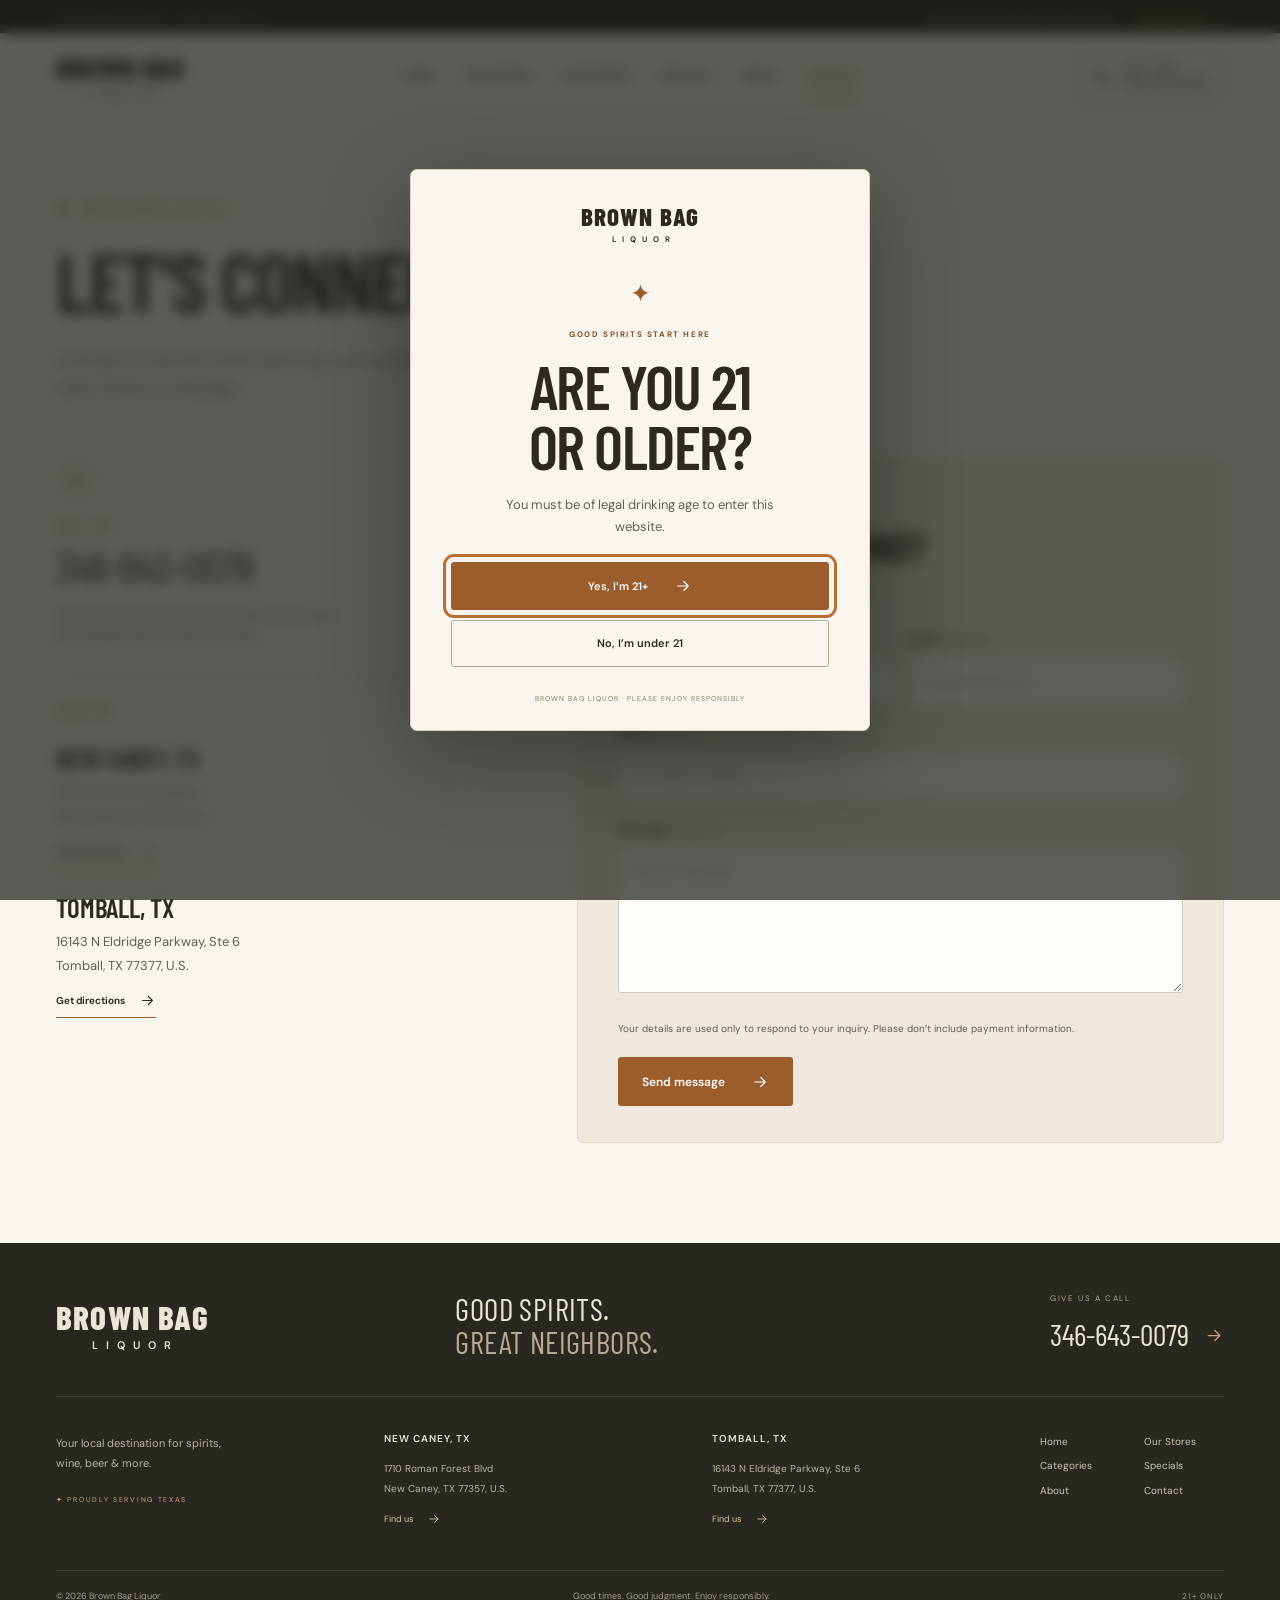
<file: contact.html>
<!doctype html><html lang="en"><head><meta charset="utf-8"><meta name="viewport" content="width=device-width, initial-scale=1"><title>Contact Brown Bag Liquor | 346-643-0079</title><meta name="description" content="Contact Brown Bag Liquor at 346-643-0079 or send a message. Visit our New Caney and Tomball, Texas locations for your next favorite spirit."><meta name="theme-color" content="#29241f"><meta property="og:type" content="website"><meta property="og:site_name" content="Brown Bag Liquor"><meta property="og:title" content="Contact Brown Bag Liquor | 346-643-0079"><meta property="og:description" content="Contact Brown Bag Liquor at 346-643-0079 or send a message. Visit our New Caney and Tomball, Texas locations for your next favorite spirit."><link rel="icon" href="assets/favicon.svg" type="image/svg+xml"><link rel="stylesheet" href="assets/styles.css"><script src="assets/app.js" defer></script><script type="application/ld+json">{"@context": "https://schema.org", "@graph": [{"@type": "LiquorStore", "name": "Brown Bag Liquor \u2014 New Caney", "telephone": "346-643-0079", "address": {"@type": "PostalAddress", "streetAddress": "1710 Roman Forest Blvd", "addressLocality": "New Caney", "addressRegion": "TX", "postalCode": "77357", "addressCountry": "US"}}, {"@type": "LiquorStore", "name": "Brown Bag Liquor \u2014 Tomball", "telephone": "346-643-0079", "address": {"@type": "PostalAddress", "streetAddress": "16143 N Eldridge Parkway, Ste 6", "addressLocality": "Tomball", "addressRegion": "TX", "postalCode": "77377", "addressCountry": "US"}}]}</script></head><body><a class="skip-link" href="#main">Skip to content</a><div class="announcement"><span>YOUR NEIGHBORHOOD. YOUR FAVORITES.</span><span>Two Texas locations. One great selection. <a href="stores.html">Find your store <svg class="icon " viewBox="0 0 24 24" fill="none" stroke="currentColor" stroke-width="1.5" stroke-linecap="round" stroke-linejoin="round" aria-hidden="true"><path d="M5 12h14m-6-6 6 6-6 6"/></svg></a></span></div><header class="site-header"><div class="container nav-inner"><a class="brand" href="index.html" aria-label="Brown Bag Liquor home"><span class="brand-name">BROWN BAG<span>LIQUOR</span></span></a><button class="menu-toggle" aria-controls="main-navigation" aria-expanded="false" aria-label="Open navigation"><span></span><span></span></button><nav id="main-navigation" aria-label="Main navigation"><a href="index.html" >Home</a><a href="stores.html" >Our Stores</a><a href="categories.html" >Categories</a><a href="specials.html" >Specials</a><a href="about.html" >About</a><a href="contact.html" aria-current="page">Contact</a><a class="mobile-call" href="tel:+13466430079">Call 346-643-0079</a></nav><a class="nav-call" href="tel:+13466430079"><svg class="icon " viewBox="0 0 24 24" fill="none" stroke="currentColor" stroke-width="1.5" stroke-linecap="round" stroke-linejoin="round" aria-hidden="true"><path d="m7 3 3 5-3 3a15 15 0 0 0 6 6l3-3 5 3-1 4C10 22 2 14 3 4Z"/></svg><span>CALL NOW<small>346-643-0079</small></span></a></div></header><main id="main"><section class="page-intro container"><p class="eyebrow"><span class="tiny-star">✦</span> WE’RE HAPPY TO HELP</p><h1>Let’s connect.</h1><p>Looking for a specific bottle, planning a visit, or just have a question? Give us a call or send us a message.</p></section><section class="container contact-layout"><div class="contact-info"><div class="contact-phone"><span class="feature-icon"><svg class="icon " viewBox="0 0 24 24" fill="none" stroke="currentColor" stroke-width="1.5" stroke-linecap="round" stroke-linejoin="round" aria-hidden="true"><path d="m7 3 3 5-3 3a15 15 0 0 0 6 6l3-3 5 3-1 4C10 22 2 14 3 4Z"/></svg></span><p class="eyebrow">CALL US</p><a href="tel:+13466430079">346-643-0079</a><p>For current hours or product availability, calling is the quickest way to reach our team.</p></div><div class="contact-locations"><p class="eyebrow">VISIT US</p><div><h3>New Caney, TX</h3><address>1710 Roman Forest Blvd<br>New Caney, TX 77357, U.S.</address><a class="text-link" href="https://www.google.com/maps/dir/?api=1&amp;destination=1710%20Roman%20Forest%20Blvd%2C%20New%20Caney%2C%20TX%2077357%2C%20U.S." target="_blank" rel="noopener noreferrer">Get directions <svg class="icon " viewBox="0 0 24 24" fill="none" stroke="currentColor" stroke-width="1.5" stroke-linecap="round" stroke-linejoin="round" aria-hidden="true"><path d="M5 12h14m-6-6 6 6-6 6"/></svg></a></div><div><h3>Tomball, TX</h3><address>16143 N Eldridge Parkway, Ste 6<br>Tomball, TX 77377, U.S.</address><a class="text-link" href="https://www.google.com/maps/dir/?api=1&amp;destination=16143%20N%20Eldridge%20Parkway%2C%20Ste%206%2C%20Tomball%2C%20TX%2077377%2C%20U.S." target="_blank" rel="noopener noreferrer">Get directions <svg class="icon " viewBox="0 0 24 24" fill="none" stroke="currentColor" stroke-width="1.5" stroke-linecap="round" stroke-linejoin="round" aria-hidden="true"><path d="M5 12h14m-6-6 6 6-6 6"/></svg></a></div></div></div><div class="contact-form-panel"><p class="eyebrow">DROP US A NOTE</p><h2>What’s on your mind?</h2><p>Fill out the form below and we’ll be in touch.</p><form id="contact-form" action="#" method="post"><div class="form-row"><div class="form-field"><label for="name">Name <span>(required)</span></label><input id="name" name="name" autocomplete="name" required minlength="2" maxlength="100" placeholder="Your name"></div><div class="form-field"><label for="email">Email <span>(required)</span></label><input id="email" name="email" type="email" autocomplete="email" required maxlength="254" placeholder="you@example.com"></div></div><div class="form-field"><label for="phone">Phone <span>(optional)</span></label><input id="phone" name="phone" type="tel" autocomplete="tel" maxlength="25" pattern="[+0-9() .\-]{7,25}" title="Enter a valid phone number with at least 7 characters." placeholder="Your phone number"></div><div class="form-field"><label for="message">Message <span>(required)</span></label><textarea id="message" name="message" rows="5" required minlength="10" maxlength="5000" placeholder="How can we help?"></textarea></div><div class="honey" aria-hidden="true"><label for="website">Leave this field empty</label><input id="website" name="website" tabindex="-1" autocomplete="off"></div><p class="form-privacy">Your details are used only to respond to your inquiry. Please don’t include payment information.</p><button class="button button-primary" type="submit"><span>Send message</span><svg class="icon " viewBox="0 0 24 24" fill="none" stroke="currentColor" stroke-width="1.5" stroke-linecap="round" stroke-linejoin="round" aria-hidden="true"><path d="M5 12h14m-6-6 6 6-6 6"/></svg></button><div id="form-status" role="status" aria-live="polite" tabindex="-1"></div><noscript><p>JavaScript is needed for the offline preview form. You can always call 346-643-0079 directly.</p></noscript></form></div></section></main><footer class="site-footer"><div class="container"><div class="footer-top"><a class="brand footer-brand" href="index.html" aria-label="Brown Bag Liquor home"><span class="brand-name">BROWN BAG<span>LIQUOR</span></span></a><p>Good spirits.<br><em>Great neighbors.</em></p><a class="footer-call" href="tel:+13466430079"><span>GIVE US A CALL</span>346-643-0079<svg class="icon " viewBox="0 0 24 24" fill="none" stroke="currentColor" stroke-width="1.5" stroke-linecap="round" stroke-linejoin="round" aria-hidden="true"><path d="M5 12h14m-6-6 6 6-6 6"/></svg></a></div><div class="footer-main"><div class="footer-about"><p>Your local destination for spirits, wine, beer &amp; more.</p><span class="footer-texas">✦ PROUDLY SERVING TEXAS</span></div><div><h3>New Caney, TX</h3><address>1710 Roman Forest Blvd<br>New Caney, TX 77357, U.S.</address><a href="stores.html#new-caney">Find us <svg class="icon " viewBox="0 0 24 24" fill="none" stroke="currentColor" stroke-width="1.5" stroke-linecap="round" stroke-linejoin="round" aria-hidden="true"><path d="M5 12h14m-6-6 6 6-6 6"/></svg></a></div><div><h3>Tomball, TX</h3><address>16143 N Eldridge Parkway, Ste 6<br>Tomball, TX 77377, U.S.</address><a href="stores.html#tomball">Find us <svg class="icon " viewBox="0 0 24 24" fill="none" stroke="currentColor" stroke-width="1.5" stroke-linecap="round" stroke-linejoin="round" aria-hidden="true"><path d="M5 12h14m-6-6 6 6-6 6"/></svg></a></div><nav aria-label="Footer navigation"><a href="index.html">Home</a><a href="stores.html">Our Stores</a><a href="categories.html">Categories</a><a href="specials.html">Specials</a><a href="about.html">About</a><a href="contact.html">Contact</a></nav></div><div class="footer-bottom"><span>© 2026 Brown Bag Liquor</span><span>Good times. Good judgment. Enjoy responsibly.</span><span>21+ ONLY</span></div></div></footer><dialog id="age-gate" class="age-gate" aria-labelledby="age-title" aria-describedby="age-description"><div class="age-brand"><span class="brand-name">BROWN BAG<span>LIQUOR</span></span></div><span class="age-star" aria-hidden="true">✦</span><p class="eyebrow">GOOD SPIRITS START HERE</p><h2 id="age-title">Are you 21<br>or older?</h2><p id="age-description">You must be of legal drinking age to enter this website.</p><div id="age-actions"><button class="button button-primary" id="age-yes">Yes, I’m 21+ <svg class="icon " viewBox="0 0 24 24" fill="none" stroke="currentColor" stroke-width="1.5" stroke-linecap="round" stroke-linejoin="round" aria-hidden="true"><path d="M5 12h14m-6-6 6 6-6 6"/></svg></button><button class="button button-outline" id="age-no">No, I’m under 21</button></div><div id="age-denied" hidden><p>This website is for visitors age 21 and older. Thanks for understanding.</p><button class="text-link" id="age-back">Return to age verification</button></div><p class="age-note">BROWN BAG LIQUOR · PLEASE ENJOY RESPONSIBLY</p></dialog></body></html>
</file>
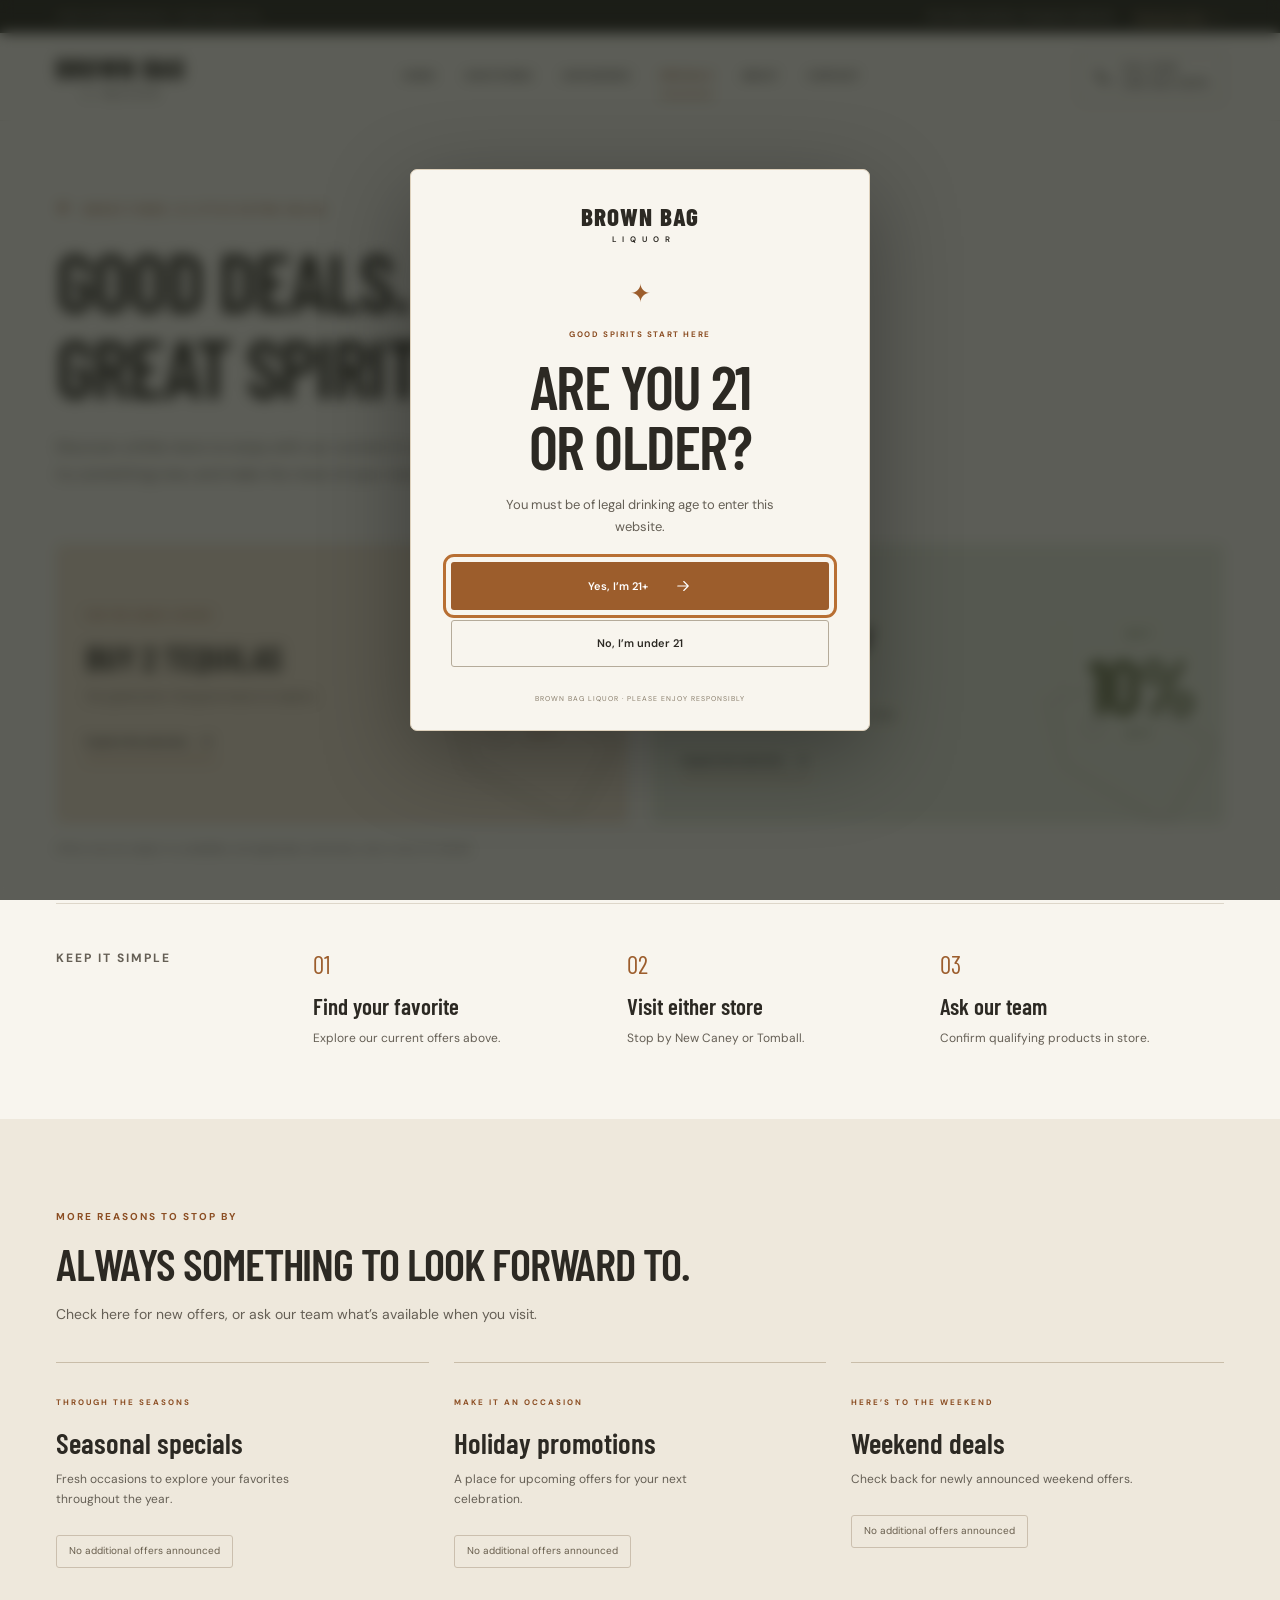
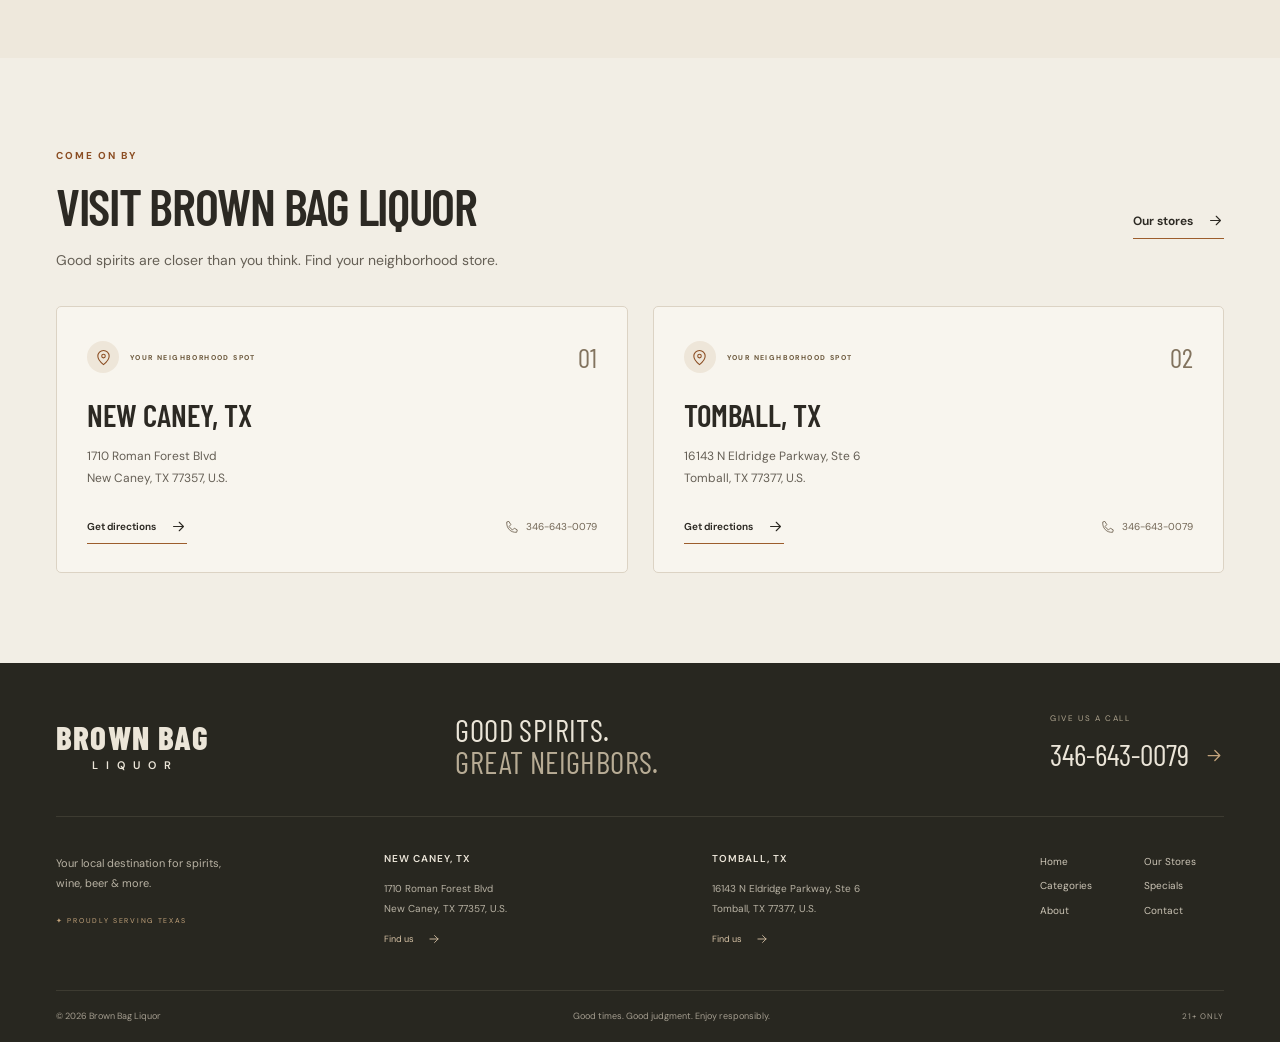
<file: specials.html>
<!doctype html><html lang="en"><head><meta charset="utf-8"><meta name="viewport" content="width=device-width, initial-scale=1"><title>Specials &amp; Offers | Brown Bag Liquor</title><meta name="description" content="Explore current in-store specials at Brown Bag Liquor. Buy 2 tequilas and get 5% off, or buy 2 packs of any RTD and get 10% off. Restrictions may apply."><meta name="theme-color" content="#29241f"><meta property="og:type" content="website"><meta property="og:site_name" content="Brown Bag Liquor"><meta property="og:title" content="Specials &amp; Offers | Brown Bag Liquor"><meta property="og:description" content="Explore current in-store specials at Brown Bag Liquor. Buy 2 tequilas and get 5% off, or buy 2 packs of any RTD and get 10% off. Restrictions may apply."><link rel="icon" href="assets/favicon.svg" type="image/svg+xml"><link rel="stylesheet" href="assets/styles.css"><script src="assets/app.js" defer></script><script type="application/ld+json">{"@context": "https://schema.org", "@graph": [{"@type": "LiquorStore", "name": "Brown Bag Liquor \u2014 New Caney", "telephone": "346-643-0079", "address": {"@type": "PostalAddress", "streetAddress": "1710 Roman Forest Blvd", "addressLocality": "New Caney", "addressRegion": "TX", "postalCode": "77357", "addressCountry": "US"}}, {"@type": "LiquorStore", "name": "Brown Bag Liquor \u2014 Tomball", "telephone": "346-643-0079", "address": {"@type": "PostalAddress", "streetAddress": "16143 N Eldridge Parkway, Ste 6", "addressLocality": "Tomball", "addressRegion": "TX", "postalCode": "77377", "addressCountry": "US"}}]}</script></head><body><a class="skip-link" href="#main">Skip to content</a><div class="announcement"><span>YOUR NEIGHBORHOOD. YOUR FAVORITES.</span><span>Two Texas locations. One great selection. <a href="stores.html">Find your store <svg class="icon " viewBox="0 0 24 24" fill="none" stroke="currentColor" stroke-width="1.5" stroke-linecap="round" stroke-linejoin="round" aria-hidden="true"><path d="M5 12h14m-6-6 6 6-6 6"/></svg></a></span></div><header class="site-header"><div class="container nav-inner"><a class="brand" href="index.html" aria-label="Brown Bag Liquor home"><span class="brand-name">BROWN BAG<span>LIQUOR</span></span></a><button class="menu-toggle" aria-controls="main-navigation" aria-expanded="false" aria-label="Open navigation"><span></span><span></span></button><nav id="main-navigation" aria-label="Main navigation"><a href="index.html" >Home</a><a href="stores.html" >Our Stores</a><a href="categories.html" >Categories</a><a href="specials.html" aria-current="page">Specials</a><a href="about.html" >About</a><a href="contact.html" >Contact</a><a class="mobile-call" href="tel:+13466430079">Call 346-643-0079</a></nav><a class="nav-call" href="tel:+13466430079"><svg class="icon " viewBox="0 0 24 24" fill="none" stroke="currentColor" stroke-width="1.5" stroke-linecap="round" stroke-linejoin="round" aria-hidden="true"><path d="m7 3 3 5-3 3a15 15 0 0 0 6 6l3-3 5 3-1 4C10 22 2 14 3 4Z"/></svg><span>CALL NOW<small>346-643-0079</small></span></a></div></header><main id="main"><section class="page-intro container"><p class="eyebrow"><span class="tiny-star">✦</span> GREAT FINDS. A LITTLE EXTRA VALUE.</p><h1>Good deals.<br>Great spirits.</h1><p>Discover a little more to enjoy with our current in-store offers. Pick up a favorite, try something new, and make the most of your next visit.</p></section><section class="container specials-content"><div class="offers-grid"><article class="offer-card amber" data-reveal>
      <div class="offer-content"><p class="eyebrow">FOR THE AGAVE LOVERS</p><h3>Buy 2 tequilas</h3><p>Two great picks. One good reason to explore.</p><a class="text-link" href="categories.html#tequila">Explore the selection <svg class="icon " viewBox="0 0 24 24" fill="none" stroke="currentColor" stroke-width="1.5" stroke-linecap="round" stroke-linejoin="round" aria-hidden="true"><path d="M5 12h14m-6-6 6 6-6 6"/></svg></a></div>
      <div class="offer-saving"><span>GET</span><strong>5%</strong><span>OFF</span></div>
      <span class="offer-watermark" aria-hidden="true"><svg class="icon " viewBox="0 0 24 24" fill="none" stroke="currentColor" stroke-width="1.5" stroke-linecap="round" stroke-linejoin="round" aria-hidden="true"><path d="M3 3h8l10 10-8 8L3 11Z"/><circle cx="7.5" cy="7.5" r="1"/></svg></span>
    </article><article class="offer-card olive" data-reveal>
      <div class="offer-content"><p class="eyebrow">READY FOR THE GET-TOGETHER</p><h3>Buy 2 packs of any RTD</h3><p>Your next gathering, with a little extra value.</p><a class="text-link" href="categories.html#rtds">Explore the selection <svg class="icon " viewBox="0 0 24 24" fill="none" stroke="currentColor" stroke-width="1.5" stroke-linecap="round" stroke-linejoin="round" aria-hidden="true"><path d="M5 12h14m-6-6 6 6-6 6"/></svg></a></div>
      <div class="offer-saving"><span>GET</span><strong>10%</strong><span>OFF</span></div>
      <span class="offer-watermark" aria-hidden="true"><svg class="icon " viewBox="0 0 24 24" fill="none" stroke="currentColor" stroke-width="1.5" stroke-linecap="round" stroke-linejoin="round" aria-hidden="true"><path d="M3 3h8l10 10-8 8L3 11Z"/><circle cx="7.5" cy="7.5" r="1"/></svg></span>
    </article></div><p class="offer-disclaimer">Offers may be subject to availability and applicable restrictions. Ask in store for details.</p><div class="offer-how"><p class="eyebrow">KEEP IT SIMPLE</p><div><span>01</span><h3>Find your favorite</h3><p>Explore our current offers above.</p></div><div><span>02</span><h3>Visit either store</h3><p>Stop by New Caney or Tomball.</p></div><div><span>03</span><h3>Ask our team</h3><p>Confirm qualifying products in store.</p></div></div></section><section class="section updates-section"><div class="container"><div class="section-heading "><p class="eyebrow">MORE REASONS TO STOP BY</p><h2>Always something to look forward to.</h2><p class=section-description>Check here for new offers, or ask our team what’s available when you visit.</p></div><div class="updates-grid"><article><span class="eyebrow">THROUGH THE SEASONS</span><h3>Seasonal specials</h3><p>Fresh occasions to explore your favorites throughout the year.</p><span class="update-status">No additional offers announced</span></article><article><span class="eyebrow">MAKE IT AN OCCASION</span><h3>Holiday promotions</h3><p>A place for upcoming offers for your next celebration.</p><span class="update-status">No additional offers announced</span></article><article><span class="eyebrow">HERE’S TO THE WEEKEND</span><h3>Weekend deals</h3><p>Check back for newly announced weekend offers.</p><span class="update-status">No additional offers announced</span></article></div></div></section><section class="section visit-section"><div class="container"><div class="section-top"><div class="section-heading "><p class="eyebrow">COME ON BY</p><h2>Visit Brown Bag Liquor</h2><p class=section-description>Good spirits are closer than you think. Find your neighborhood store.</p></div><a class="text-link" href="stores.html">Our stores <svg class="icon " viewBox="0 0 24 24" fill="none" stroke="currentColor" stroke-width="1.5" stroke-linecap="round" stroke-linejoin="round" aria-hidden="true"><path d="M5 12h14m-6-6 6 6-6 6"/></svg></a></div><div class="locations-grid"><article class="location-card" id="new-caney" data-reveal>
      <div class="location-card-top"><span class="location-icon"><svg class="icon " viewBox="0 0 24 24" fill="none" stroke="currentColor" stroke-width="1.5" stroke-linecap="round" stroke-linejoin="round" aria-hidden="true"><path d="M20 10c0 6-8 12-8 12S4 16 4 10a8 8 0 1 1 16 0Z"/><circle cx="12" cy="10" r="2.5"/></svg></span><span class="eyebrow">YOUR NEIGHBORHOOD SPOT</span><span class="location-number">01</span></div>
      <h3>New Caney, TX</h3><address>1710 Roman Forest Blvd<br>New Caney, TX 77357, U.S.</address>
      <div class="location-actions"><a class="text-link" href="https://www.google.com/maps/dir/?api=1&destination=1710%20Roman%20Forest%20Blvd%2C%20New%20Caney%2C%20TX%2077357%2C%20U.S." target="_blank" rel="noopener noreferrer">Get directions <svg class="icon " viewBox="0 0 24 24" fill="none" stroke="currentColor" stroke-width="1.5" stroke-linecap="round" stroke-linejoin="round" aria-hidden="true"><path d="M5 12h14m-6-6 6 6-6 6"/></svg></a><a class="location-call" href="tel:+13466430079" aria-label="Call Brown Bag Liquor at 346-643-0079"><svg class="icon " viewBox="0 0 24 24" fill="none" stroke="currentColor" stroke-width="1.5" stroke-linecap="round" stroke-linejoin="round" aria-hidden="true"><path d="m7 3 3 5-3 3a15 15 0 0 0 6 6l3-3 5 3-1 4C10 22 2 14 3 4Z"/></svg> 346-643-0079</a></div>
      
    </article><article class="location-card" id="tomball" data-reveal>
      <div class="location-card-top"><span class="location-icon"><svg class="icon " viewBox="0 0 24 24" fill="none" stroke="currentColor" stroke-width="1.5" stroke-linecap="round" stroke-linejoin="round" aria-hidden="true"><path d="M20 10c0 6-8 12-8 12S4 16 4 10a8 8 0 1 1 16 0Z"/><circle cx="12" cy="10" r="2.5"/></svg></span><span class="eyebrow">YOUR NEIGHBORHOOD SPOT</span><span class="location-number">02</span></div>
      <h3>Tomball, TX</h3><address>16143 N Eldridge Parkway, Ste 6<br>Tomball, TX 77377, U.S.</address>
      <div class="location-actions"><a class="text-link" href="https://www.google.com/maps/dir/?api=1&destination=16143%20N%20Eldridge%20Parkway%2C%20Ste%206%2C%20Tomball%2C%20TX%2077377%2C%20U.S." target="_blank" rel="noopener noreferrer">Get directions <svg class="icon " viewBox="0 0 24 24" fill="none" stroke="currentColor" stroke-width="1.5" stroke-linecap="round" stroke-linejoin="round" aria-hidden="true"><path d="M5 12h14m-6-6 6 6-6 6"/></svg></a><a class="location-call" href="tel:+13466430079" aria-label="Call Brown Bag Liquor at 346-643-0079"><svg class="icon " viewBox="0 0 24 24" fill="none" stroke="currentColor" stroke-width="1.5" stroke-linecap="round" stroke-linejoin="round" aria-hidden="true"><path d="m7 3 3 5-3 3a15 15 0 0 0 6 6l3-3 5 3-1 4C10 22 2 14 3 4Z"/></svg> 346-643-0079</a></div>
      
    </article></div></div></section></main><footer class="site-footer"><div class="container"><div class="footer-top"><a class="brand footer-brand" href="index.html" aria-label="Brown Bag Liquor home"><span class="brand-name">BROWN BAG<span>LIQUOR</span></span></a><p>Good spirits.<br><em>Great neighbors.</em></p><a class="footer-call" href="tel:+13466430079"><span>GIVE US A CALL</span>346-643-0079<svg class="icon " viewBox="0 0 24 24" fill="none" stroke="currentColor" stroke-width="1.5" stroke-linecap="round" stroke-linejoin="round" aria-hidden="true"><path d="M5 12h14m-6-6 6 6-6 6"/></svg></a></div><div class="footer-main"><div class="footer-about"><p>Your local destination for spirits, wine, beer &amp; more.</p><span class="footer-texas">✦ PROUDLY SERVING TEXAS</span></div><div><h3>New Caney, TX</h3><address>1710 Roman Forest Blvd<br>New Caney, TX 77357, U.S.</address><a href="stores.html#new-caney">Find us <svg class="icon " viewBox="0 0 24 24" fill="none" stroke="currentColor" stroke-width="1.5" stroke-linecap="round" stroke-linejoin="round" aria-hidden="true"><path d="M5 12h14m-6-6 6 6-6 6"/></svg></a></div><div><h3>Tomball, TX</h3><address>16143 N Eldridge Parkway, Ste 6<br>Tomball, TX 77377, U.S.</address><a href="stores.html#tomball">Find us <svg class="icon " viewBox="0 0 24 24" fill="none" stroke="currentColor" stroke-width="1.5" stroke-linecap="round" stroke-linejoin="round" aria-hidden="true"><path d="M5 12h14m-6-6 6 6-6 6"/></svg></a></div><nav aria-label="Footer navigation"><a href="index.html">Home</a><a href="stores.html">Our Stores</a><a href="categories.html">Categories</a><a href="specials.html">Specials</a><a href="about.html">About</a><a href="contact.html">Contact</a></nav></div><div class="footer-bottom"><span>© 2026 Brown Bag Liquor</span><span>Good times. Good judgment. Enjoy responsibly.</span><span>21+ ONLY</span></div></div></footer><dialog id="age-gate" class="age-gate" aria-labelledby="age-title" aria-describedby="age-description"><div class="age-brand"><span class="brand-name">BROWN BAG<span>LIQUOR</span></span></div><span class="age-star" aria-hidden="true">✦</span><p class="eyebrow">GOOD SPIRITS START HERE</p><h2 id="age-title">Are you 21<br>or older?</h2><p id="age-description">You must be of legal drinking age to enter this website.</p><div id="age-actions"><button class="button button-primary" id="age-yes">Yes, I’m 21+ <svg class="icon " viewBox="0 0 24 24" fill="none" stroke="currentColor" stroke-width="1.5" stroke-linecap="round" stroke-linejoin="round" aria-hidden="true"><path d="M5 12h14m-6-6 6 6-6 6"/></svg></button><button class="button button-outline" id="age-no">No, I’m under 21</button></div><div id="age-denied" hidden><p>This website is for visitors age 21 and older. Thanks for understanding.</p><button class="text-link" id="age-back">Return to age verification</button></div><p class="age-note">BROWN BAG LIQUOR · PLEASE ENJOY RESPONSIBLY</p></dialog></body></html>
</file>
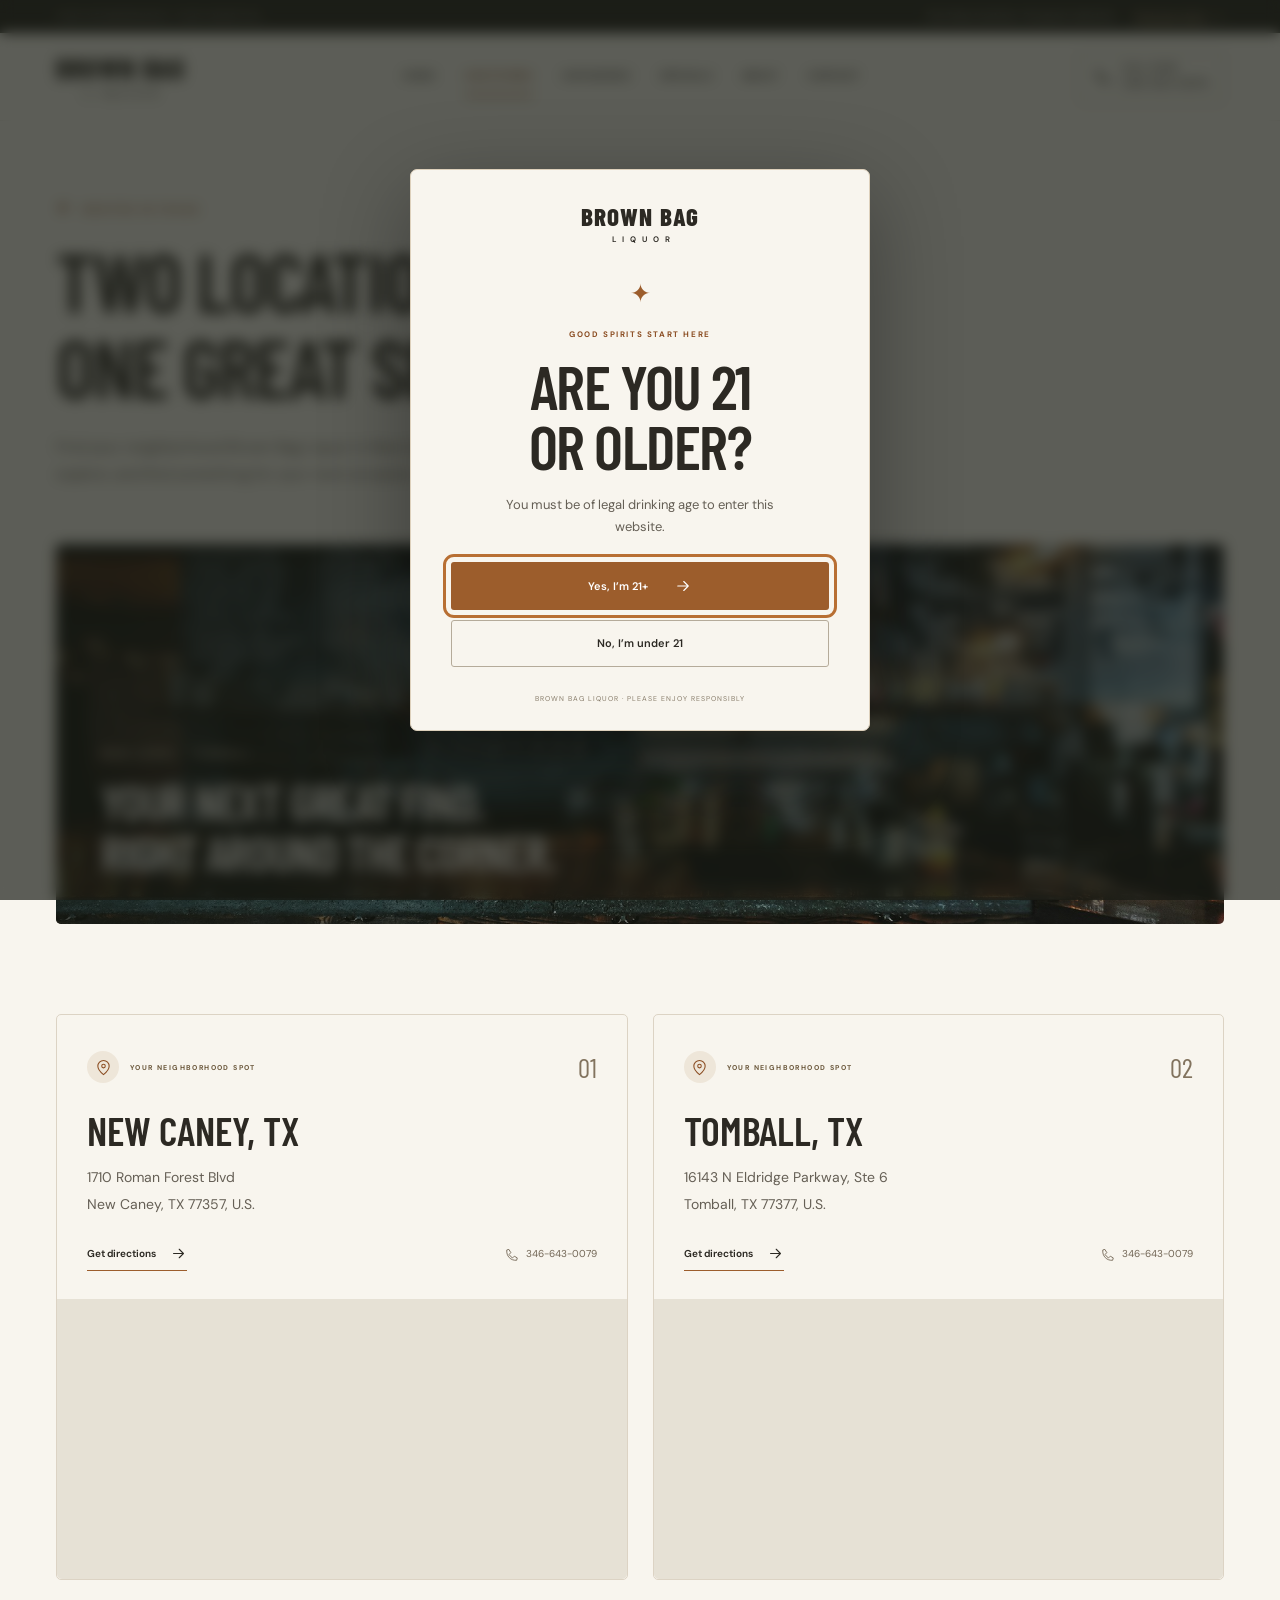
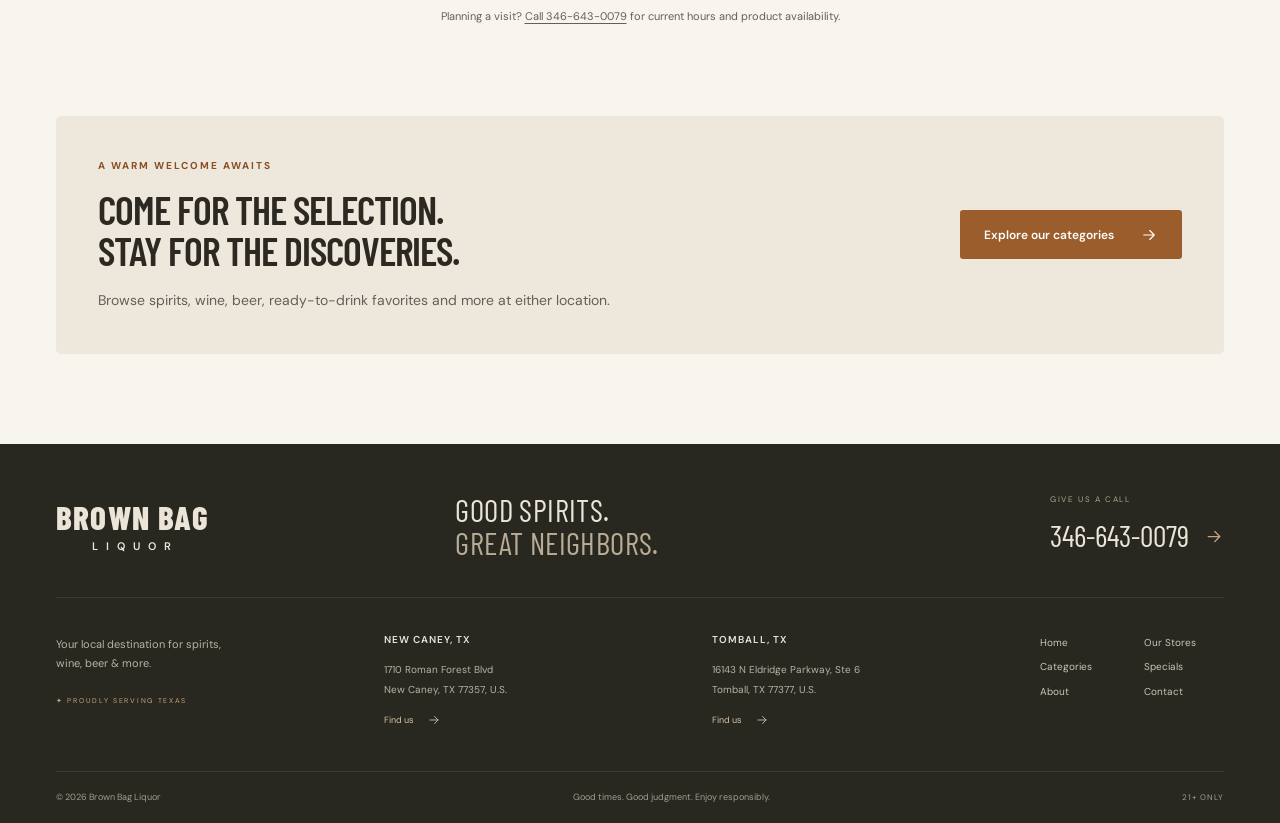
<file: stores.html>
<!doctype html><html lang="en"><head><meta charset="utf-8"><meta name="viewport" content="width=device-width, initial-scale=1"><title>Our Stores | Brown Bag Liquor New Caney &amp; Tomball</title><meta name="description" content="Visit Brown Bag Liquor at 1710 Roman Forest Blvd in New Caney or 16143 N Eldridge Parkway, Ste 6 in Tomball. Get directions or call 346-643-0079."><meta name="theme-color" content="#29241f"><meta property="og:type" content="website"><meta property="og:site_name" content="Brown Bag Liquor"><meta property="og:title" content="Our Stores | Brown Bag Liquor New Caney &amp; Tomball"><meta property="og:description" content="Visit Brown Bag Liquor at 1710 Roman Forest Blvd in New Caney or 16143 N Eldridge Parkway, Ste 6 in Tomball. Get directions or call 346-643-0079."><link rel="icon" href="assets/favicon.svg" type="image/svg+xml"><link rel="stylesheet" href="assets/styles.css"><script src="assets/app.js" defer></script><script type="application/ld+json">{"@context": "https://schema.org", "@graph": [{"@type": "LiquorStore", "name": "Brown Bag Liquor \u2014 New Caney", "telephone": "346-643-0079", "address": {"@type": "PostalAddress", "streetAddress": "1710 Roman Forest Blvd", "addressLocality": "New Caney", "addressRegion": "TX", "postalCode": "77357", "addressCountry": "US"}}, {"@type": "LiquorStore", "name": "Brown Bag Liquor \u2014 Tomball", "telephone": "346-643-0079", "address": {"@type": "PostalAddress", "streetAddress": "16143 N Eldridge Parkway, Ste 6", "addressLocality": "Tomball", "addressRegion": "TX", "postalCode": "77377", "addressCountry": "US"}}]}</script></head><body><a class="skip-link" href="#main">Skip to content</a><div class="announcement"><span>YOUR NEIGHBORHOOD. YOUR FAVORITES.</span><span>Two Texas locations. One great selection. <a href="stores.html">Find your store <svg class="icon " viewBox="0 0 24 24" fill="none" stroke="currentColor" stroke-width="1.5" stroke-linecap="round" stroke-linejoin="round" aria-hidden="true"><path d="M5 12h14m-6-6 6 6-6 6"/></svg></a></span></div><header class="site-header"><div class="container nav-inner"><a class="brand" href="index.html" aria-label="Brown Bag Liquor home"><span class="brand-name">BROWN BAG<span>LIQUOR</span></span></a><button class="menu-toggle" aria-controls="main-navigation" aria-expanded="false" aria-label="Open navigation"><span></span><span></span></button><nav id="main-navigation" aria-label="Main navigation"><a href="index.html" >Home</a><a href="stores.html" aria-current="page">Our Stores</a><a href="categories.html" >Categories</a><a href="specials.html" >Specials</a><a href="about.html" >About</a><a href="contact.html" >Contact</a><a class="mobile-call" href="tel:+13466430079">Call 346-643-0079</a></nav><a class="nav-call" href="tel:+13466430079"><svg class="icon " viewBox="0 0 24 24" fill="none" stroke="currentColor" stroke-width="1.5" stroke-linecap="round" stroke-linejoin="round" aria-hidden="true"><path d="m7 3 3 5-3 3a15 15 0 0 0 6 6l3-3 5 3-1 4C10 22 2 14 3 4Z"/></svg><span>CALL NOW<small>346-643-0079</small></span></a></div></header><main id="main"><section class="page-intro container"><p class="eyebrow"><span class="tiny-star">✦</span> ROOTED IN TEXAS</p><h1>Two locations.<br>One great selection.</h1><p>Find your neighborhood Brown Bag Liquor in New Caney or Tomball. Stop in, explore, and find something for your next occasion.</p></section><section class="container store-intro-photo"><img src="assets/images/hero.jpg" alt="Editorial view of warmly lit spirit shelves" class="" width="900" height="1100" fetchpriority=high decoding="async"><div><span class="eyebrow light">NEW CANEY · TOMBALL</span><h2>Your next great find.<br>Right around the corner.</h2></div></section><section class="section container"><div class="locations-grid large-locations"><article class="location-card" id="new-caney" data-reveal>
      <div class="location-card-top"><span class="location-icon"><svg class="icon " viewBox="0 0 24 24" fill="none" stroke="currentColor" stroke-width="1.5" stroke-linecap="round" stroke-linejoin="round" aria-hidden="true"><path d="M20 10c0 6-8 12-8 12S4 16 4 10a8 8 0 1 1 16 0Z"/><circle cx="12" cy="10" r="2.5"/></svg></span><span class="eyebrow">YOUR NEIGHBORHOOD SPOT</span><span class="location-number">01</span></div>
      <h3>New Caney, TX</h3><address>1710 Roman Forest Blvd<br>New Caney, TX 77357, U.S.</address>
      <div class="location-actions"><a class="text-link" href="https://www.google.com/maps/dir/?api=1&destination=1710%20Roman%20Forest%20Blvd%2C%20New%20Caney%2C%20TX%2077357%2C%20U.S." target="_blank" rel="noopener noreferrer">Get directions <svg class="icon " viewBox="0 0 24 24" fill="none" stroke="currentColor" stroke-width="1.5" stroke-linecap="round" stroke-linejoin="round" aria-hidden="true"><path d="M5 12h14m-6-6 6 6-6 6"/></svg></a><a class="location-call" href="tel:+13466430079" aria-label="Call Brown Bag Liquor at 346-643-0079"><svg class="icon " viewBox="0 0 24 24" fill="none" stroke="currentColor" stroke-width="1.5" stroke-linecap="round" stroke-linejoin="round" aria-hidden="true"><path d="m7 3 3 5-3 3a15 15 0 0 0 6 6l3-3 5 3-1 4C10 22 2 14 3 4Z"/></svg> 346-643-0079</a></div>
      <iframe class="store-map" title="Map to Brown Bag Liquor New Caney" src="https://maps.google.com/maps?q=1710%20Roman%20Forest%20Blvd%2C%20New%20Caney%2C%20TX%2077357%2C%20U.S.&amp;z=15&amp;output=embed" loading="lazy" referrerpolicy="no-referrer-when-downgrade" allowfullscreen></iframe>
    </article><article class="location-card" id="tomball" data-reveal>
      <div class="location-card-top"><span class="location-icon"><svg class="icon " viewBox="0 0 24 24" fill="none" stroke="currentColor" stroke-width="1.5" stroke-linecap="round" stroke-linejoin="round" aria-hidden="true"><path d="M20 10c0 6-8 12-8 12S4 16 4 10a8 8 0 1 1 16 0Z"/><circle cx="12" cy="10" r="2.5"/></svg></span><span class="eyebrow">YOUR NEIGHBORHOOD SPOT</span><span class="location-number">02</span></div>
      <h3>Tomball, TX</h3><address>16143 N Eldridge Parkway, Ste 6<br>Tomball, TX 77377, U.S.</address>
      <div class="location-actions"><a class="text-link" href="https://www.google.com/maps/dir/?api=1&destination=16143%20N%20Eldridge%20Parkway%2C%20Ste%206%2C%20Tomball%2C%20TX%2077377%2C%20U.S." target="_blank" rel="noopener noreferrer">Get directions <svg class="icon " viewBox="0 0 24 24" fill="none" stroke="currentColor" stroke-width="1.5" stroke-linecap="round" stroke-linejoin="round" aria-hidden="true"><path d="M5 12h14m-6-6 6 6-6 6"/></svg></a><a class="location-call" href="tel:+13466430079" aria-label="Call Brown Bag Liquor at 346-643-0079"><svg class="icon " viewBox="0 0 24 24" fill="none" stroke="currentColor" stroke-width="1.5" stroke-linecap="round" stroke-linejoin="round" aria-hidden="true"><path d="m7 3 3 5-3 3a15 15 0 0 0 6 6l3-3 5 3-1 4C10 22 2 14 3 4Z"/></svg> 346-643-0079</a></div>
      <iframe class="store-map" title="Map to Brown Bag Liquor Tomball" src="https://maps.google.com/maps?q=16143%20N%20Eldridge%20Parkway%2C%20Ste%206%2C%20Tomball%2C%20TX%2077377%2C%20U.S.&amp;z=15&amp;output=embed" loading="lazy" referrerpolicy="no-referrer-when-downgrade" allowfullscreen></iframe>
    </article></div><p class="selection-note">Planning a visit? <a href="tel:+13466430079">Call 346-643-0079</a> for current hours and product availability.</p></section><section class="cream-callout container"><div><div class="section-heading "><p class="eyebrow">A WARM WELCOME AWAITS</p><h2>Come for the selection.<br>Stay for the discoveries.</h2><p class=section-description>Browse spirits, wine, beer, ready-to-drink favorites and more at either location.</p></div></div><a class="button button-primary" href="categories.html" >Explore our categories<svg class="icon " viewBox="0 0 24 24" fill="none" stroke="currentColor" stroke-width="1.5" stroke-linecap="round" stroke-linejoin="round" aria-hidden="true"><path d="M5 12h14m-6-6 6 6-6 6"/></svg></a></section></main><footer class="site-footer"><div class="container"><div class="footer-top"><a class="brand footer-brand" href="index.html" aria-label="Brown Bag Liquor home"><span class="brand-name">BROWN BAG<span>LIQUOR</span></span></a><p>Good spirits.<br><em>Great neighbors.</em></p><a class="footer-call" href="tel:+13466430079"><span>GIVE US A CALL</span>346-643-0079<svg class="icon " viewBox="0 0 24 24" fill="none" stroke="currentColor" stroke-width="1.5" stroke-linecap="round" stroke-linejoin="round" aria-hidden="true"><path d="M5 12h14m-6-6 6 6-6 6"/></svg></a></div><div class="footer-main"><div class="footer-about"><p>Your local destination for spirits, wine, beer &amp; more.</p><span class="footer-texas">✦ PROUDLY SERVING TEXAS</span></div><div><h3>New Caney, TX</h3><address>1710 Roman Forest Blvd<br>New Caney, TX 77357, U.S.</address><a href="stores.html#new-caney">Find us <svg class="icon " viewBox="0 0 24 24" fill="none" stroke="currentColor" stroke-width="1.5" stroke-linecap="round" stroke-linejoin="round" aria-hidden="true"><path d="M5 12h14m-6-6 6 6-6 6"/></svg></a></div><div><h3>Tomball, TX</h3><address>16143 N Eldridge Parkway, Ste 6<br>Tomball, TX 77377, U.S.</address><a href="stores.html#tomball">Find us <svg class="icon " viewBox="0 0 24 24" fill="none" stroke="currentColor" stroke-width="1.5" stroke-linecap="round" stroke-linejoin="round" aria-hidden="true"><path d="M5 12h14m-6-6 6 6-6 6"/></svg></a></div><nav aria-label="Footer navigation"><a href="index.html">Home</a><a href="stores.html">Our Stores</a><a href="categories.html">Categories</a><a href="specials.html">Specials</a><a href="about.html">About</a><a href="contact.html">Contact</a></nav></div><div class="footer-bottom"><span>© 2026 Brown Bag Liquor</span><span>Good times. Good judgment. Enjoy responsibly.</span><span>21+ ONLY</span></div></div></footer><dialog id="age-gate" class="age-gate" aria-labelledby="age-title" aria-describedby="age-description"><div class="age-brand"><span class="brand-name">BROWN BAG<span>LIQUOR</span></span></div><span class="age-star" aria-hidden="true">✦</span><p class="eyebrow">GOOD SPIRITS START HERE</p><h2 id="age-title">Are you 21<br>or older?</h2><p id="age-description">You must be of legal drinking age to enter this website.</p><div id="age-actions"><button class="button button-primary" id="age-yes">Yes, I’m 21+ <svg class="icon " viewBox="0 0 24 24" fill="none" stroke="currentColor" stroke-width="1.5" stroke-linecap="round" stroke-linejoin="round" aria-hidden="true"><path d="M5 12h14m-6-6 6 6-6 6"/></svg></button><button class="button button-outline" id="age-no">No, I’m under 21</button></div><div id="age-denied" hidden><p>This website is for visitors age 21 and older. Thanks for understanding.</p><button class="text-link" id="age-back">Return to age verification</button></div><p class="age-note">BROWN BAG LIQUOR · PLEASE ENJOY RESPONSIBLY</p></dialog></body></html>
</file>
<file: assets/styles.css>
@import url('https://fonts.googleapis.com/css2?family=Barlow+Condensed:wght@500;600;700;800&family=DM+Sans:wght@400;450;500;550;600;650;700&display=swap');

:root{--ink:#2c2923;--muted:#706b61;--cream:#f8f5ee;--paper:#fffdf8;--sand:#eee8dc;--amber:#b26d35;--amber-dark:#8b4d22;--line:#ddd6c9;--dark:#282720;--olive:#e5e8d9;--heading:'Barlow Condensed','Arial Narrow',Impact,sans-serif;--body:'DM Sans',Arial,sans-serif;--container:1240px}
*{box-sizing:border-box}html{scroll-behavior:smooth;scroll-padding-top:110px}body{margin:0;background:var(--cream);color:var(--ink);font-family:var(--body);font-size:15px;line-height:1.65;-webkit-font-smoothing:antialiased}body.modal-open,body.menu-open{overflow:hidden}a{color:inherit;text-decoration:none}button,input,textarea{font:inherit}button,a,input,textarea{-webkit-tap-highlight-color:transparent}button{cursor:pointer}button:disabled{cursor:wait;opacity:.65}button{color:inherit}img{display:block;width:100%;height:100%;object-fit:cover}svg{flex-shrink:0}.icon{width:21px;height:21px;vertical-align:middle}h1,h2,h3,p{margin:0}h1,h2,h3{font-family:var(--heading);font-weight:600;line-height:1.04}h1,h2{text-transform:uppercase;letter-spacing:-.025em}h1{font-size:clamp(58px,6.4vw,92px)}h2{font-size:clamp(38px,4vw,55px)}h3{font-size:28px}em{font-style:normal;color:#d7a46f}address{font-style:normal}::selection{background:#d8af80;color:#211c16}:focus-visible{outline:3px solid #b86f33;outline-offset:5px}a,button{touch-action:manipulation}.container{width:calc(100% - 112px);max-width:var(--container);margin-inline:auto}.section{padding-block:90px}.eyebrow{font-size:10px;font-weight:700;letter-spacing:2px;line-height:1.6;color:var(--amber-dark);text-transform:uppercase;margin-bottom:15px}.eyebrow.light{color:#ebd4b7}.tiny-star{font-size:16px;vertical-align:-1px;margin-right:8px}.section-heading h2{margin-bottom:17px}.section-description{color:var(--muted);max-width:490px;font-size:14px}.section-top{display:flex;justify-content:space-between;align-items:center;gap:25px;margin-bottom:34px}.section-top .text-link{margin-top:23px;flex-shrink:0}.text-link{display:inline-flex;align-items:center;gap:14px;font-size:12px;line-height:1.5;font-weight:650;padding:8px 0;border:0;border-bottom:1px solid var(--amber);background:none;transition:color .2s,gap .2s}.text-link:hover{color:var(--amber-dark);gap:20px}.text-link .icon{width:17px;height:17px}.button{min-height:49px;padding:14px 23px;display:inline-flex;align-items:center;justify-content:center;gap:26px;border:1px solid transparent;border-radius:3px;font-weight:600;font-size:12px;line-height:1.5;transition:background .2s,transform .2s,box-shadow .2s}.button .icon{width:18px;height:18px}.button:hover{transform:translateY(-2px)}.button-primary{background:var(--amber);color:white}.button-primary:hover{background:var(--amber-dark);box-shadow:0 6px 18px #482a1720}.button-outline{border-color:#b5ab9a;background:transparent;color:var(--ink)}.button-outline:hover{background:#e7dfd2}.skip-link{position:fixed;top:-100px;left:20px;padding:14px;background:var(--paper);z-index:200}.skip-link:focus{top:12px}
/* Contrast refinements shared by every page. */
:root{--muted:#655f55;--amber:#9c5d2c}.announcement a{text-decoration:underline;text-underline-offset:3px}.location-number{color:#82735e!important}
/* Header */
.announcement{background:var(--dark);color:#ddd8cc;min-height:33px;display:flex;justify-content:space-between;align-items:center;padding:7px 56px;font-size:9px;letter-spacing:.5px}.announcement>span:first-child{font-size:8px;letter-spacing:1.6px}.announcement a{margin-left:15px;color:#e8c39a}.announcement .icon{width:12px;height:12px;margin-left:4px}.site-header{position:sticky;top:0;z-index:30;background:rgba(248,245,238,.97);border-bottom:1px solid #ddd6c970;backdrop-filter:blur(14px)}.nav-inner{height:87px;display:flex;align-items:center;justify-content:space-between;gap:30px}.brand{display:inline-flex;align-items:center;flex-shrink:0}.brand-name{font-family:var(--heading);font-size:28px;letter-spacing:1.2px;font-weight:800;line-height:.95;display:inline-block;text-align:center}.brand-name>span{display:block;font-family:var(--body);font-weight:600;font-size:10px;letter-spacing:7px;margin-top:7px;padding-left:7px}.brand-logo{width:155px;height:58px;object-fit:contain}#main-navigation{display:flex;gap:29px;align-items:center}#main-navigation>a{font-size:10px;font-weight:650;letter-spacing:.7px;text-transform:uppercase;position:relative;padding-block:33px}#main-navigation>a::after{content:'';position:absolute;bottom:22px;left:0;right:0;height:2px;background:var(--amber);transform:scaleX(0);transition:transform .2s}#main-navigation>a:hover::after,#main-navigation>a[aria-current=page]::after{transform:scaleX(1)}#main-navigation>a[aria-current=page]{color:var(--amber-dark)}.nav-call{display:flex;align-items:center;gap:10px;border:1px solid #c7baaa;border-radius:3px;padding:9px 15px;transition:background .2s}.nav-call:hover{background:var(--sand)}.nav-call>.icon{width:18px}.nav-call span{font-size:9px;letter-spacing:1px;line-height:1.5;font-weight:700}.nav-call small{display:block;font-size:11px;letter-spacing:.4px;font-weight:500}.menu-toggle,#main-navigation .mobile-call{display:none}
/* Home hero */
.hero{position:relative;min-height:640px;height:min(710px,calc(100svh - 120px));overflow:hidden;color:var(--cream);background:#292319}.hero-image{position:absolute;inset:0;object-position:center 55%}.hero-scrim{position:absolute;inset:0;background:linear-gradient(90deg,rgba(15,17,13,.91) 0%,rgba(18,19,14,.72) 41%,rgba(19,18,13,.22) 100%),linear-gradient(0deg,#1919124d,transparent 50%)}.hero-content{position:relative;z-index:1;padding-top:96px}.hero .eyebrow{font-size:9px;letter-spacing:2px;margin-bottom:23px}.hero h1{font-size:clamp(58px,6vw,86px);line-height:1.02;max-width:850px;text-shadow:0 2px 20px #0002}.hero-description{font-size:14px;line-height:1.8;color:#d5d1c7;max-width:415px;margin-top:25px}.hero-buttons{display:flex;gap:13px;margin-top:32px}.hero .button-outline{color:#f4eadb;border-color:#afa39470;background:#ffffff05}.hero .button-outline:hover{background:#ffffff14}.hero-local{display:flex;gap:9px;align-items:center;font-size:8px;letter-spacing:1.5px;margin-top:42px;color:#ddd6c8}.hero-local .icon{width:15px;height:15px;color:#d3a777}.hero-local>span{font-family:Georgia,serif;font-size:12px;letter-spacing:0;font-style:italic;padding-left:19px;border-left:1px solid #a59b8250;margin-left:10px;color:#c8bdac}.hero-scroll{position:absolute;bottom:23px;left:50%;display:flex;gap:12px;align-items:center;font-size:7px;letter-spacing:2px;color:#d2c9b9;transform:translateX(-50%)}.hero-scroll>span:last-child{font-size:22px}.hero-stamp{position:absolute;right:7%;bottom:70px;width:139px;height:139px;border:1px solid #e6dbc277;outline:1px solid #e6dbc244;outline-offset:6px;border-radius:50%;display:flex;flex-direction:column;align-items:center;justify-content:center;transform:rotate(12deg);color:#ede2cd}.hero-stamp>span:first-child{font-size:8px;letter-spacing:3px}.hero-stamp strong{font-family:var(--heading);font-size:34px;line-height:.95;font-weight:600;text-align:center;margin:8px 0}.hero-stamp>span:last-child{font-size:5px;letter-spacing:1px}.brand-strip{background:var(--sand);border-bottom:1px solid var(--line)}.brand-strip>.container{display:flex;justify-content:space-between;align-items:center;min-height:68px;gap:20px}.brand-strip span{display:flex;align-items:center;gap:10px;font-size:10px;font-weight:500;color:#625b4e}.brand-strip .icon{width:19px;height:19px;color:#937548}
/* Selections */
.categories-grid{display:grid;grid-template-columns:repeat(6,minmax(0,1fr));gap:17px}.category-image{display:block;position:relative;aspect-ratio: .67;overflow:hidden;border-radius:5px;background:#322a22}.category-image img{transition:transform .65s cubic-bezier(.2,.6,.3,1)}.category-image:hover img{transform:scale(1.06)}.category-shade{position:absolute;inset:0;background:linear-gradient(180deg,transparent 35%,#161711cc 100%)}.category-overlay{position:absolute;bottom:18px;left:17px;right:13px;color:white;display:flex;align-items:center;justify-content:space-between;gap:3px}.category-overlay>span:first-child{font-family:var(--heading);font-size:25px;font-weight:600;text-transform:uppercase;letter-spacing:.1px}.circle-arrow{width:24px;height:24px;display:grid;place-items:center;border:1px solid #efe9dc70;border-radius:50%;transition:background .2s}.circle-arrow .icon{width:14px;height:14px}.category-image:hover .circle-arrow{background:var(--amber);border-color:var(--amber)}.selection-note{text-align:center;color:var(--muted);font-size:11px;margin-top:27px}.selection-note a{text-decoration:underline;text-underline-offset:3px}.why-section{background:#eee9df}.why-layout{display:grid;grid-template-columns:1fr 1.12fr;gap:100px}.why-layout>.section-heading{max-width:390px}.why-layout .text-link{margin-top:23px}.features-grid{display:grid;grid-template-columns:1fr 1fr;gap:34px 45px}.feature-icon{display:inline-flex;align-items:center;justify-content:center;width:41px;height:41px;border-radius:50%;border:1px solid #d0c2af;color:#986432;margin-bottom:15px}.feature h3{font-family:var(--body);font-size:12px;font-weight:650;line-height:1.4;margin-bottom:8px}.feature p{font-size:12px;color:var(--muted);line-height:1.8;max-width:215px}
/* Offers */
.offers-grid{display:grid;grid-template-columns:1fr 1fr;gap:24px}.offer-card{position:relative;display:flex;justify-content:space-between;align-items:center;gap:20px;padding:33px 30px;min-height:242px;overflow:hidden;border-radius:5px;background:#ede0cd}.offer-card.olive{background:#e3e6d7}.offer-content{position:relative;z-index:1}.offer-content .eyebrow{font-size:8px;letter-spacing:1.4px;margin-bottom:17px}.olive .eyebrow{color:#636944}.offer-content h3{font-size:35px;text-transform:uppercase;max-width:245px}.offer-content>p:not(.eyebrow){font-size:11px;color:#706657;max-width:230px;margin-top:12px}.offer-content .text-link{margin-top:20px;font-size:10px;gap:9px}.offer-saving{position:relative;z-index:1;flex-shrink:0;min-width:133px;display:flex;flex-direction:column;align-items:center;justify-content:center;border-left:1px solid #a8885d50;padding-left:25px;color:#8e552b}.olive .offer-saving{color:#555e35;border-color:#81866550}.offer-saving>span{font-size:10px;font-weight:600;letter-spacing:3px}.offer-saving strong{font-family:var(--heading);font-size:77px;font-weight:600;line-height:1.08;letter-spacing:-3px}.offer-watermark{position:absolute;right:-15px;bottom:-30px;opacity:.035;transform:rotate(-15deg)}.offer-watermark .icon{width:200px;height:200px}.offer-disclaimer{font-size:10px;color:var(--muted);margin-top:17px}.editorial-banner{display:grid;grid-template-columns:1fr 1fr;background:var(--dark);color:var(--cream);min-height:485px}.editorial-image{overflow:hidden;max-height:535px;position:relative}.editorial-image img{object-position:center 55%}.editorial-image::after{content:'';position:absolute;inset:0;background:linear-gradient(90deg,transparent,#28272020)}.editorial-copy{padding:65px 15% 65px 12%;display:flex;flex-direction:column;align-items:flex-start;justify-content:center}.editorial-copy .eyebrow{color:#c5a276;font-size:8px}.editorial-copy h2{font-size:57px;line-height:1.02}.editorial-copy>p:not(.eyebrow){font-size:12px;color:#c2beb1;line-height:1.85;max-width:330px;margin-top:22px}.editorial-copy .button{margin-top:28px;font-size:10px}
/* Locations */
.visit-section{background:#f2eee5}.locations-grid{display:grid;grid-template-columns:1fr 1fr;gap:25px}.location-card{border:1px solid #dcd3c4;background:var(--cream);padding:28px 30px;border-radius:5px;scroll-margin-top:120px}.location-card-top{display:flex;align-items:center;gap:11px;margin-bottom:20px}.location-icon{display:grid;place-items:center;width:32px;height:32px;background:#eee6d9;border-radius:50%;color:var(--amber-dark)}.location-icon .icon{width:17px;height:17px}.location-card-top .eyebrow{font-size:7px;letter-spacing:1.4px;margin:0;color:#877457}.location-number{margin-left:auto;font-family:var(--heading);font-size:27px;color:#c4b9a7}.location-card h3{text-transform:uppercase;font-size:31px;margin-bottom:13px}.location-card address{font-size:12px;line-height:1.9;color:var(--muted)}.location-actions{display:flex;align-items:center;justify-content:space-between;gap:15px;margin-top:20px}.location-actions .text-link{font-size:10px}.location-call{font-size:10px;color:#706453;white-space:nowrap}.location-call .icon{width:14px;height:14px;margin-right:4px}.store-map{border:0;width:calc(100% + 60px);height:280px;display:block;margin:28px -30px -28px;border-radius:0 0 5px 5px;background:#e6e1d5}.page-intro{padding-top:75px;padding-bottom:55px}.page-intro h1{font-size:clamp(58px,6.5vw,88px);margin:14px 0 24px}.page-intro>p:last-child{max-width:580px;color:var(--muted);font-size:15px;line-height:1.85}.store-intro-photo{height:380px;position:relative;overflow:hidden;border-radius:5px}.store-intro-photo>img{position:absolute;inset:0}.store-intro-photo::after{content:'';position:absolute;inset:0;background:linear-gradient(90deg,#161912c9,#191b1230)}.store-intro-photo>div{position:absolute;z-index:1;left:45px;bottom:45px;color:var(--cream)}.store-intro-photo h2{font-size:49px}.store-intro-photo .eyebrow{display:block;margin-bottom:15px}.large-locations .location-card{padding-top:30px}.large-locations .location-card h3{font-size:40px}.large-locations .location-card address{font-size:14px}.cream-callout{padding:42px;background:var(--sand);margin-bottom:90px;display:flex;align-items:center;justify-content:space-between;gap:30px;border-radius:5px}.cream-callout h2{font-size:40px}.cream-callout .section-description{max-width:580px}.cream-callout .button{flex-shrink:0}
/* Category browsing */
.category-browse{padding-bottom:85px}.category-filter{display:flex;gap:10px;flex-wrap:wrap;margin-bottom:40px;padding-bottom:25px;border-bottom:1px solid var(--line)}.category-filter a{padding:9px 20px;border:1px solid var(--line);border-radius:30px;font-size:12px;transition:background .2s,color .2s}.category-filter a:hover{background:var(--dark);border-color:var(--dark);color:var(--cream)}.full-grid{grid-template-columns:repeat(3,minmax(0,1fr));gap:40px 25px}.category-full .category-image{aspect-ratio:1.12}.category-full .category-overlay{left:24px;bottom:24px;right:24px}.category-full .category-overlay>span:first-child{font-size:36px}.category-full .circle-arrow{width:34px;height:34px}.category-full .circle-arrow .icon{width:18px;height:18px}.category-full>p{font-size:13px;color:var(--muted);margin-top:16px;min-height:44px}.category-full>.text-link{margin-top:7px;font-size:11px}.availability-note{margin-top:60px;padding:28px 30px;background:var(--sand);display:flex;align-items:center;gap:24px;border-radius:5px}.availability-note>.icon{width:35px;height:35px;color:var(--amber-dark)}.availability-note h3{font-size:26px;margin-bottom:7px}.availability-note p{font-size:12px;color:var(--muted)}.availability-note p a{text-decoration:underline}.availability-note>.button{flex-shrink:0;margin-left:auto}.category-dialog{padding:0;border:none;border-radius:8px;max-width:820px;width:calc(100% - 40px);color:var(--ink);background:var(--cream);overflow:auto;max-height:85svh}.category-dialog[open]{display:grid;grid-template-columns:.85fr 1fr}.category-dialog::backdrop{background:#171711b8;backdrop-filter:blur(5px)}.category-dialog-image{min-height:490px}.category-dialog-copy{padding:48px 36px}.category-dialog h2{font-size:62px;margin-bottom:20px}.category-dialog-copy>p:not(.eyebrow){font-size:14px;color:var(--muted)}.category-dialog-copy .eyebrow{font-size:9px}.category-dialog-copy .small-note{font-size:11px!important;margin:25px 0}.category-dialog-copy>.text-link{margin-top:15px;font-size:11px}.category-dialog-copy>.button{display:flex;gap:15px}.type-tags{display:flex;flex-wrap:wrap;gap:7px;margin-top:22px}.type-tags>span{padding:5px 11px;border:1px solid var(--line);font-size:10px;border-radius:20px}.dialog-close{position:absolute;right:12px;top:12px;display:grid;place-items:center;border:1px solid var(--line);background:var(--cream);width:36px;height:36px;border-radius:50%;z-index:1}.dialog-close:hover{background:var(--sand)}
/* Specials & about */
.specials-content{padding-bottom:70px}.specials-content .offer-card{min-height:280px}.offer-how{display:grid;grid-template-columns:.8fr 1fr 1fr 1fr;gap:30px;border-top:1px solid var(--line);margin-top:45px;padding-top:40px;align-items:start}.offer-how>.eyebrow{padding-top:5px}.offer-how>div>span{font-family:var(--heading);font-size:25px;color:var(--amber)}.offer-how h3{font-size:23px;margin:10px 0}.offer-how p{font-size:12px;color:var(--muted)}.updates-section{background:var(--sand)}.updates-section .section-heading{max-width:680px;margin-bottom:35px}.updates-section h2{font-size:45px}.updates-grid{display:grid;grid-template-columns:repeat(3,1fr);gap:25px}.updates-grid article{border-top:1px solid #c9bda9;padding-top:25px}.updates-grid .eyebrow{font-size:8px}.updates-grid h3{font-size:29px;margin:16px 0 12px}.updates-grid p{font-size:12px;color:var(--muted);max-width:290px}.update-status{display:inline-block;font-size:10px;padding:7px 12px;border:1px solid #cbbfae;border-radius:3px;margin-top:25px;color:#685e4d}.about-story{display:grid;grid-template-columns:1fr 1fr;gap:70px;align-items:center;padding-bottom:90px}.about-image{height:520px;position:relative;border-radius:5px;overflow:hidden}.image-caption{position:absolute;left:0;bottom:0;right:0;padding:20px;background:#211e15a6;color:var(--cream);font-size:9px;letter-spacing:2px;text-align:center}.about-copy h2{font-size:52px;margin-bottom:25px}.about-copy>p:not(.eyebrow){font-size:14px;color:var(--muted);margin-bottom:18px;line-height:1.85}.about-copy .text-link{margin-top:5px}.values-section{background:var(--sand)}.values-section .section-heading{max-width:650px;margin-bottom:40px}.values-grid{display:grid;grid-template-columns:repeat(4,1fr);gap:35px}.values-grid h3{font-size:27px;margin-bottom:14px}.values-grid p{font-size:13px;color:var(--muted)}
/* Contact */
.contact-layout{display:grid;grid-template-columns:.8fr 1.2fr;gap:90px;padding-bottom:100px}.contact-phone{border-bottom:1px solid var(--line);padding-bottom:28px;margin-bottom:29px}.contact-phone .feature-icon{margin-bottom:20px}.contact-phone .eyebrow{margin-bottom:8px}.contact-phone>a{font-family:var(--heading);font-size:42px;line-height:1.1;display:inline-block}.contact-phone>p:last-child{font-size:12px;color:var(--muted);max-width:290px;margin-top:16px}.contact-locations>div{margin:24px 0}.contact-locations h3{font-size:27px;text-transform:uppercase;margin-bottom:9px}.contact-locations address{font-size:13px;color:var(--muted);line-height:1.85}.contact-locations .text-link{font-size:10px;margin-top:6px}.contact-form-panel{padding:36px 40px;background:#eee8dd;border:1px solid #e2d9ca;border-radius:6px}.contact-form-panel h2{font-size:40px;margin-bottom:13px}.contact-form-panel>p:not(.eyebrow){font-size:13px;color:var(--muted);margin-bottom:28px}.form-row{display:grid;grid-template-columns:1fr 1fr;gap:17px}.form-field{margin-bottom:20px}.form-field label{display:block;font-size:12px;font-weight:600;margin-bottom:8px}.form-field label>span{font-weight:400;font-size:10px;color:var(--muted)}input,textarea{width:100%;padding:12px 13px;border:1px solid #d2c8b8;background:var(--paper);color:var(--ink);border-radius:3px;font-size:13px;transition:border-color .2s}input{min-height:47px}textarea{resize:vertical;min-height:145px}input:focus,textarea:focus{border-color:var(--amber);outline:2px solid #b26d3520;outline-offset:1px}input::placeholder,textarea::placeholder{color:#8b8275;font-size:12px}.form-privacy{font-size:10px;color:var(--muted);margin-bottom:20px}.honey{position:absolute;width:1px;height:1px;overflow:hidden;clip-path:inset(50%)}#form-status:not(:empty){padding:15px;margin-top:20px;border:1px solid #aebda0;border-radius:3px;font-size:13px;color:#385132;background:#edf1e4}#form-status.error:not(:empty){border-color:#c59582;background:#f5e5dd;color:#85462e}.not-found-actions{display:flex;gap:15px;margin-bottom:90px}
/* Footer */
.site-footer{background:var(--dark);color:#ebe5d8;padding-top:49px}.footer-top{display:grid;grid-template-columns:1fr 1fr 1fr;align-items:center;border-bottom:1px solid #c4b99e22;padding-bottom:36px;gap:30px}.footer-brand .brand-name{font-size:33px}.footer-brand .brand-name>span{font-size:11px;letter-spacing:8px}.footer-top>p{font-family:var(--heading);font-size:31px;line-height:1.05;text-transform:uppercase;letter-spacing:.4px}.footer-top>p>em{color:#b8ac95}.footer-call{font-family:var(--heading);font-size:30px;justify-self:end;position:relative;padding-right:35px}.footer-call>span{display:block;font-family:var(--body);font-size:8px;letter-spacing:1.6px;color:#afa58f;margin-bottom:5px}.footer-call .icon{position:absolute;right:0;bottom:14px;color:#c4a47c;width:20px}.footer-main{display:grid;grid-template-columns:1fr 1fr 1fr .65fr;gap:45px;padding:37px 0 40px}.footer-main h3{font-family:var(--body);font-size:10px;font-weight:600;letter-spacing:1px;text-transform:uppercase;margin-bottom:15px}.footer-main address{font-size:10px;color:#b9b3a4;line-height:2}.footer-main>div>a{font-size:9px;display:inline-flex;gap:13px;color:#d7c3a6;margin-top:13px}.footer-main>div>a .icon{width:14px;height:14px}.footer-about>p{font-size:11px;color:#b9b3a4;max-width:190px;line-height:1.8}.footer-texas{display:block;margin-top:21px;font-size:7px;letter-spacing:1.7px;color:#c4a47c}.footer-main>nav{display:grid;grid-template-columns:1fr 1fr;gap:8px 23px;align-content:start}.footer-main>nav>a{font-size:10px;color:#ccc5b6;white-space:nowrap}.footer-main a:hover,.footer-call:hover{color:#e5b37c}.footer-bottom{border-top:1px solid #c4b99e22;padding:18px 0;display:flex;justify-content:space-between;align-items:center;gap:15px;color:#a49d8f;font-size:9px}.footer-bottom>span:last-child{font-size:8px;letter-spacing:1px}
.offer-content>p:not(.eyebrow){color:#5b5143}.location-card-top .eyebrow{color:#6b583c}
/* Age verification */
.age-gate{background:var(--cream);color:var(--ink);border:1px solid #ddd0bb;width:460px;max-width:calc(100% - 32px);padding:35px 40px 25px;text-align:center;border-radius:7px;box-shadow:0 24px 90px #0005;max-height:calc(100svh - 32px);overflow:auto}.age-gate::backdrop{background:#171913b0;backdrop-filter:blur(7px)}.age-brand .brand-name{font-size:25px}.age-brand .brand-name>span{font-size:8px;letter-spacing:6px}.age-star{display:block;color:var(--amber);font-size:25px;margin:23px 0 14px}.age-gate .eyebrow{font-size:8px;letter-spacing:1.6px;margin-bottom:14px}.age-gate h2{font-size:62px;line-height:.97;margin-bottom:19px}.age-gate>p:not(.eyebrow):not(.age-note){font-size:13px;color:var(--muted);max-width:290px;margin:0 auto 25px}#age-actions{display:grid;gap:10px}#age-actions .button{width:100%;font-size:11px;min-height:47px}.age-note{font-size:7px;letter-spacing:1px;color:#887d6b;margin-top:26px}#age-denied>p{font-size:13px;color:#78533c;margin-bottom:18px}.age-gate .text-link{font-size:11px}[hidden]{display:none!important}
/* Progressive enhancement: content stays visible if scripting is unavailable. */
@media(prefers-reduced-motion:no-preference){[data-reveal].will-reveal{opacity:0;transform:translateY(16px);transition:opacity .65s ease,transform .65s ease}[data-reveal].is-visible{opacity:1;transform:translateY(0)}}
@media(min-width:1550px){.hero-content{padding-top:105px}.hero h1{font-size:94px}.hero-description{font-size:16px}.hero-stamp{right:calc((100vw - 1240px)/2 + 30px)}}
@media(max-width:1150px){.container{width:calc(100% - 72px)}.announcement{padding-inline:36px}#main-navigation{gap:19px}.nav-inner{gap:20px}.brand-name{font-size:25px}.nav-call{padding:9px 11px}.hero{min-height:610px}.hero-content{padding-top:88px}.hero h1{font-size:75px}.categories-grid{gap:12px}.category-overlay{left:12px;right:10px}.category-overlay>span:first-child{font-size:22px}.circle-arrow{width:22px;height:22px}.why-layout{gap:60px}.features-grid{gap:30px}.offer-card{padding:28px 23px;gap:12px}.offer-saving{min-width:100px;padding-left:18px}.offer-saving strong{font-size:67px}.offer-content h3{font-size:32px}.editorial-copy{padding:50px 11%}.editorial-copy h2{font-size:50px}.location-card{padding:25px}.store-map{width:calc(100% + 50px);margin:25px -25px -25px}.location-actions{flex-wrap:wrap;gap:12px}.footer-main{gap:28px;grid-template-columns:.9fr 1.15fr 1.15fr .7fr}.contact-layout{gap:50px}.contact-form-panel{padding:30px}.about-story{gap:45px}.full-grid{gap:35px 22px}}
@media(max-width:900px){.container{width:calc(100% - 48px)}.announcement{padding-inline:24px}.announcement>span:first-child{display:none}.announcement{justify-content:center}.nav-inner{height:76px}#main-navigation{gap:15px}#main-navigation>a{font-size:9px}.nav-call span{font-size:8px}.nav-call small{font-size:9px}.nav-call .icon{width:15px}.brand-name{font-size:22px}.brand-name>span{font-size:8px;letter-spacing:5px}.nav-inner{gap:15px}.hero{min-height:580px;height:auto}.hero-content{padding-top:78px;padding-bottom:75px}.hero h1{font-size:67px}.hero-stamp{right:7%;bottom:65px;width:113px;height:113px}.hero-stamp strong{font-size:28px}.hero-stamp>span:first-child{font-size:6px}.hero-stamp>span:last-child{font-size:4px}.hero-local{margin-top:35px}.brand-strip span{font-size:9px;gap:7px}.brand-strip .icon{width:16px}.section{padding-block:65px}.categories-grid{grid-template-columns:repeat(3,minmax(0,1fr));gap:20px}.category-image{aspect-ratio:.85}.category-overlay>span:first-child{font-size:29px}.category-overlay{left:20px;right:18px;bottom:20px}.circle-arrow{width:29px;height:29px}.why-layout{gap:45px;grid-template-columns:.9fr 1.1fr}.why-layout h2{font-size:41px}.features-grid{gap:27px 22px}.offer-card{padding:25px 20px}.offer-content h3{font-size:29px}.offer-content>p:not(.eyebrow){font-size:10px}.offer-saving strong{font-size:57px}.offer-saving{min-width:85px;padding-left:15px}.offer-content .eyebrow{font-size:6px;letter-spacing:1px}.offer-content .text-link{font-size:9px}.offer-saving>span{font-size:9px}.editorial-banner{min-height:435px}.editorial-copy{padding:45px 9%}.editorial-copy h2{font-size:46px}.editorial-copy .eyebrow{font-size:7px}.editorial-copy .button{gap:12px;padding-inline:16px}.location-card-top .eyebrow{font-size:6px}.location-card{padding:22px}.store-map{width:calc(100% + 44px);margin:25px -22px -22px;height:240px}.footer-main{grid-template-columns:1fr 1fr 1fr;gap:30px}.footer-about{display:none}.footer-top{grid-template-columns:1fr 1fr 1fr;gap:20px}.footer-top>p{font-size:27px}.footer-call{font-size:25px}.footer-brand .brand-name{font-size:29px}.footer-main>nav{justify-self:end}.page-intro{padding-top:60px;padding-bottom:45px}.page-intro h1{font-size:69px}.store-intro-photo{height:320px}.cream-callout{padding:30px;margin-bottom:65px}.cream-callout h2{font-size:34px}.full-grid{grid-template-columns:repeat(3,minmax(0,1fr));gap:32px 20px}.category-full .category-image{aspect-ratio:.9}.category-full .category-overlay{left:17px;right:15px;bottom:17px}.category-full .category-overlay>span:first-child{font-size:27px}.category-full .circle-arrow{width:26px;height:26px}.category-full>p{font-size:12px;min-height:58px}.availability-note{gap:16px;padding:25px}.availability-note>.icon{display:none}.availability-note>.button{font-size:11px}.offer-how{grid-template-columns:repeat(3,1fr);gap:25px}.offer-how>.eyebrow{grid-column:1/-1;margin:0}.updates-grid{gap:20px}.updates-grid h3{font-size:27px}.update-status{font-size:9px;padding:7px 9px}.about-story{gap:35px}.about-copy h2{font-size:40px}.about-copy>p:not(.eyebrow){font-size:13px}.about-image{height:510px}.values-grid{grid-template-columns:repeat(2,1fr);gap:35px}.contact-layout{gap:35px;grid-template-columns:.8fr 1.2fr}.form-row{grid-template-columns:1fr;gap:0}.contact-form-panel{padding:26px}.contact-form-panel h2{font-size:34px}}
@media(max-width:700px){html{scroll-padding-top:90px}.container{width:calc(100% - 40px)}.announcement{font-size:8px;letter-spacing:.1px;min-height:30px;padding:7px 12px}.announcement a{margin-left:7px}.announcement .icon{width:10px}.nav-inner{height:71px;gap:16px}.brand-name{font-size:25px}.brand-name>span{font-size:8px;letter-spacing:6px}.nav-call{margin-left:auto;padding:7px 10px;gap:6px}.nav-call span{font-size:8px}.nav-call small{font-size:9px}.nav-call>.icon{width:15px}.menu-toggle{display:flex;flex-direction:column;justify-content:center;gap:6px;width:40px;height:44px;border:0;background:transparent;order:3;padding:9px}.menu-toggle>span{width:22px;height:1.5px;background:var(--ink);transition:transform .2s}.menu-toggle[aria-expanded=true]>span:first-child{transform:translateY(3.75px) rotate(45deg)}.menu-toggle[aria-expanded=true]>span:last-child{transform:translateY(-3.75px) rotate(-45deg)}#main-navigation{display:none;position:absolute;top:71px;left:0;right:0;background:var(--cream);padding:18px 24px 30px;box-shadow:0 16px 22px #211b1820;border-bottom:1px solid var(--line);max-height:calc(100svh - 100px);overflow:auto}#main-navigation.is-open{display:flex;flex-direction:column;align-items:stretch;gap:0}#main-navigation>a{padding:15px 0;font-size:13px;border-bottom:1px solid var(--line)}#main-navigation>a::after{display:none}#main-navigation .mobile-call{display:block;margin-top:15px;background:var(--amber);color:white;padding:13px;text-align:center;border:0;border-radius:3px}.hero{min-height:610px}.hero-image{object-position:64% center}.hero-scrim{background:linear-gradient(90deg,#10130ce6,#10130c73),linear-gradient(0deg,#10130c33,transparent)}.hero-content{padding-top:66px;padding-bottom:95px}.hero .eyebrow{font-size:7px;letter-spacing:1.35px;margin-bottom:22px}.hero .tiny-star{font-size:13px;margin-right:4px}.hero h1{font-size:clamp(51px,9.5vw,67px);line-height:1.03;max-width:550px}.hero-description{font-size:13px;max-width:345px;margin-top:22px}.hero-buttons{margin-top:28px;gap:10px}.hero-buttons .button{font-size:10px;gap:15px;padding:13px 16px;min-height:47px}.hero-local{font-size:7px;letter-spacing:1px;margin-top:33px}.hero-local>span{font-size:10px;margin-left:3px;padding-left:12px}.hero-stamp{display:none}.hero-scroll{font-size:6px;bottom:19px}.brand-strip>.container{display:grid;grid-template-columns:1fr 1fr;gap:16px 12px;padding-block:20px}.brand-strip span{font-size:9px;gap:9px}.brand-strip span:nth-child(even){justify-self:end}.brand-strip .icon{width:17px;height:17px}.section{padding-block:56px}.section-top{align-items:flex-start;gap:15px;margin-bottom:27px}.section-heading h2{font-size:39px;margin-bottom:13px}.eyebrow{font-size:8px;letter-spacing:1.6px;margin-bottom:12px}.section-description{font-size:12px;line-height:1.8}.section-top>.text-link{font-size:9px;gap:7px;max-width:105px;margin-top:35px;line-height:1.5}.section-top>.text-link .icon{width:15px}.section-top .section-description{max-width:280px}.categories-grid{grid-template-columns:repeat(3,minmax(0,1fr));gap:12px}.category-image{aspect-ratio:.65;border-radius:4px}.category-overlay{left:11px;right:10px;bottom:13px}.category-overlay>span:first-child{font-size:22px}.category-overlay .circle-arrow{width:20px;height:20px}.category-overlay .circle-arrow .icon{width:12px;height:12px}.selection-note{font-size:10px;line-height:1.8;margin-top:22px}.why-layout{grid-template-columns:1fr;gap:35px}.why-layout .section-heading{max-width:440px}.why-layout h2{font-size:45px}.why-layout .text-link{margin-top:13px;font-size:11px}.features-grid{gap:30px}.feature h3{font-size:12px}.feature p{font-size:12px;max-width:none}.feature-icon{width:38px;height:38px;margin-bottom:12px}.offers-grid{grid-template-columns:1fr;gap:17px}.offer-card{padding:27px;min-height:232px;gap:20px}.offer-content .eyebrow{font-size:7px;letter-spacing:1.3px}.offer-content h3{font-size:33px}.offer-content>p:not(.eyebrow){font-size:11px;max-width:235px}.offer-content .text-link{font-size:10px}.offer-saving{min-width:112px;padding-left:23px}.offer-saving strong{font-size:70px}.offer-saving>span{font-size:10px}.offer-disclaimer{font-size:9px;line-height:1.8}.editorial-banner{grid-template-columns:1fr}.editorial-image{height:320px}.editorial-image img{object-position:center 55%}.editorial-copy{padding:40px 30px 45px}.editorial-copy .eyebrow{font-size:8px}.editorial-copy h2{font-size:51px}.editorial-copy>p:not(.eyebrow){font-size:13px;max-width:420px;margin-top:20px}.editorial-copy .button{font-size:11px;gap:20px}.locations-grid{grid-template-columns:1fr;gap:18px}.location-card{padding:25px}.location-card h3{font-size:33px}.location-card-top .eyebrow{font-size:7px}.location-card address{font-size:13px}.location-actions .text-link,.location-call{font-size:11px}.location-actions{margin-top:21px}.store-map{width:calc(100% + 50px);margin:25px -25px -25px;height:260px}.page-intro{padding-top:45px;padding-bottom:35px}.page-intro h1{font-size:59px;margin:12px 0 20px}.page-intro>p:last-child{font-size:13px;line-height:1.9}.store-intro-photo{height:270px}.store-intro-photo>div{left:25px;bottom:27px;right:20px}.store-intro-photo h2{font-size:36px}.store-intro-photo .eyebrow{font-size:8px}.large-locations .location-card h3{font-size:36px}.cream-callout{padding:28px;flex-direction:column;align-items:flex-start;margin-bottom:55px;gap:24px}.cream-callout h2{font-size:35px}.category-filter{gap:8px;margin-bottom:30px;padding-bottom:22px}.category-filter a{font-size:10px;padding:9px 15px}.full-grid{grid-template-columns:1fr 1fr;gap:30px 17px}.category-full .category-image{aspect-ratio:.85}.category-full .category-overlay{left:14px;right:12px;bottom:17px}.category-full .category-overlay>span:first-child{font-size:28px}.category-full .circle-arrow{width:23px;height:23px}.category-full>p{font-size:12px;min-height:63px;line-height:1.75;margin-top:12px}.category-full>.text-link{font-size:10px;margin-top:5px;gap:8px}.category-browse{padding-bottom:55px}.availability-note{margin-top:40px;flex-direction:column;align-items:flex-start;padding:25px;gap:20px}.availability-note>.button{margin:0}.availability-note h3{font-size:27px}.category-dialog[open]{grid-template-columns:1fr}.category-dialog-image{min-height:0;height:205px}.category-dialog-copy{padding:28px}.category-dialog h2{font-size:49px;margin-bottom:15px}.category-dialog-copy .eyebrow{font-size:8px}.category-dialog-copy>p:not(.eyebrow){font-size:13px}.type-tags{margin-top:17px}.category-dialog-copy .small-note{margin:20px 0}.category-dialog-copy>.text-link{display:flex;width:max-content;margin-inline:auto}.specials-content .offer-card{min-height:240px}.specials-content{padding-bottom:55px}.offer-how{gap:18px;margin-top:33px;padding-top:28px}.offer-how h3{font-size:23px}.offer-how p{font-size:11px;line-height:1.7}.offer-how>div>span{font-size:22px}.updates-section h2{font-size:37px}.updates-grid{grid-template-columns:1fr;gap:28px}.updates-grid article{padding-top:22px}.updates-grid h3{font-size:31px;margin:11px 0}.updates-grid p{max-width:none;font-size:13px}.update-status{margin-top:18px;font-size:10px}.about-story{grid-template-columns:1fr;gap:35px;padding-bottom:55px}.about-image{height:350px}.about-copy h2{font-size:44px}.about-copy>p:not(.eyebrow){font-size:13px}.values-section .section-heading{margin-bottom:30px}.values-grid{gap:30px 25px}.values-grid h3{font-size:27px}.values-grid p{font-size:12px}.contact-layout{grid-template-columns:1fr;gap:35px;padding-bottom:55px}.contact-info{display:grid;grid-template-columns:1fr 1fr;gap:25px}.contact-phone{border:0;margin:0;padding:0}.contact-phone>a{font-size:32px}.contact-phone>p:last-child{font-size:11px}.contact-locations>div{margin:20px 0}.contact-locations>div:last-child{margin-bottom:0}.contact-locations h3{font-size:24px}.contact-locations address{font-size:11px}.contact-locations .eyebrow{margin-top:3px}.contact-form-panel{padding:27px}.contact-form-panel h2{font-size:38px}.form-row{grid-template-columns:1fr 1fr;gap:15px}input,textarea{font-size:16px}.form-field label{font-size:11px}.form-field label>span{font-size:9px}.site-footer{padding-top:35px}.footer-top{grid-template-columns:1fr 1fr;gap:25px;padding-bottom:27px}.footer-top>p{font-size:29px;justify-self:end;text-align:right}.footer-brand .brand-name{font-size:31px}.footer-call{grid-column:1/-1;justify-self:start;font-size:27px}.footer-call>span{font-size:7px}.footer-call .icon{bottom:13px}.footer-main{grid-template-columns:1fr 1fr;gap:28px 20px;padding:29px 0}.footer-main h3{font-size:9px;margin-bottom:12px}.footer-main address{font-size:10px}.footer-main>nav{grid-column:1/-1;justify-self:stretch;display:flex;flex-wrap:wrap;gap:12px 24px;padding-top:20px;border-top:1px solid #c4b99e22}.footer-main>nav>a{font-size:10px}.footer-bottom{flex-wrap:wrap;gap:9px;font-size:8px;padding:17px 0}.footer-bottom>span:first-child{order:1}.footer-bottom>span:nth-child(2){order:3;width:100%}.footer-bottom>span:last-child{order:2;margin-left:auto}.age-gate{padding:28px 28px 22px}.age-star{margin-top:19px}.age-gate h2{font-size:58px}.not-found-actions{flex-wrap:wrap;margin-bottom:55px}}
@media(max-width:390px){.container{width:calc(100% - 32px)}.nav-inner{gap:8px}.nav-call{padding:7px 8px}.brand-name{font-size:23px}.announcement{font-size:7px}.hero h1{font-size:48px}.hero .eyebrow{font-size:6px;letter-spacing:1.1px}.hero-description{font-size:12px}.hero-buttons{gap:8px}.hero-buttons .button{padding:12px;font-size:9px;gap:10px}.hero-local{font-size:6px}.hero-local>span{font-size:9px}.hero{min-height:580px}.categories-grid{gap:9px}.category-overlay{left:9px;right:8px}.category-overlay>span:first-child{font-size:20px}.category-overlay .circle-arrow{width:17px;height:17px}.category-overlay .circle-arrow .icon{width:10px;height:10px}.section-heading h2{font-size:34px}.offer-card{padding:23px 20px;gap:10px}.offer-saving{min-width:90px;padding-left:15px}.offer-saving strong{font-size:59px}.offer-content h3{font-size:30px}.offer-content .eyebrow{font-size:6px;letter-spacing:1px}.offer-content>p:not(.eyebrow){font-size:10px}.offer-content .text-link{font-size:9px}.location-card{padding:22px}.store-map{width:calc(100% + 44px);margin-inline:-22px;margin-bottom:-22px}.location-call{font-size:10px}.contact-info{grid-template-columns:1fr;gap:27px}.contact-phone{border-bottom:1px solid var(--line);padding-bottom:25px}.contact-phone>a{font-size:38px}.contact-locations{display:grid;grid-template-columns:1fr 1fr;gap:10px}.contact-locations>.eyebrow{grid-column:1/-1}.contact-locations>div{margin:0}.contact-form-panel{padding:23px}.form-row{grid-template-columns:1fr;gap:0}.full-grid{gap:26px 13px}.category-full .category-overlay>span:first-child{font-size:23px}.category-full .category-overlay{left:11px;right:10px}.page-intro h1{font-size:52px}.offer-how{grid-template-columns:1fr;gap:23px}.offer-how>div{display:grid;grid-template-columns:30px 1fr;gap:0 8px}.offer-how h3{margin:0}.offer-how p{grid-column:2}.offer-how>div>span{grid-row:span 2}.values-grid{gap:25px 18px}.values-grid h3{font-size:24px}}
@media(prefers-reduced-motion:reduce){html{scroll-behavior:auto}*,*::before,*::after{animation:none!important;transition:none!important}}
@media print{.announcement,.site-header,.site-footer,.age-gate,.hero-scroll,.hero-stamp,.category-filter,.button,.text-link{display:none!important}body{background:white;color:black}.container{width:100%}.section{padding-block:25px}.hero{height:auto;min-height:0;color:black}.hero-image,.hero-scrim{display:none}.hero-content{padding:20px 0}.hero-description,.hero .eyebrow{color:black}.location-card,.offer-card{break-inside:avoid}dialog:not([open]){display:none}}
</file>
